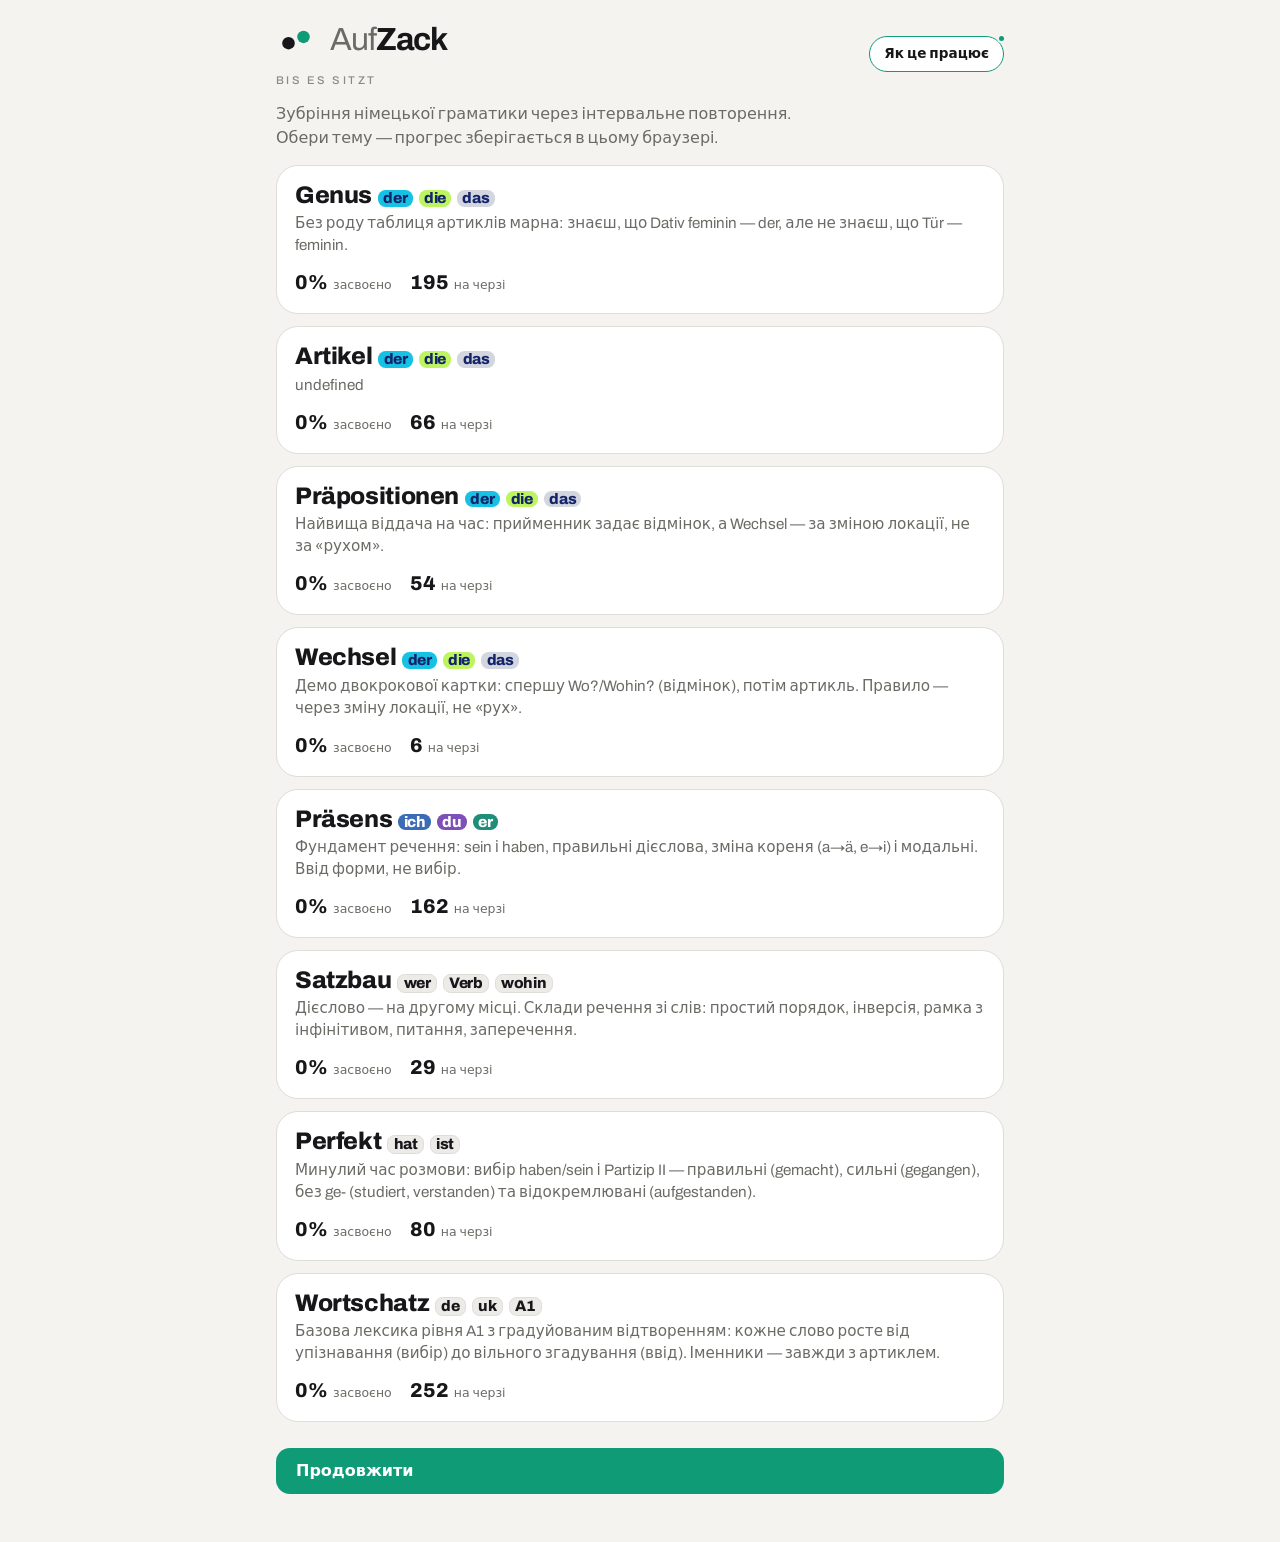
<file: index.html>
<!doctype html>
<html lang="uk">
<head>
<meta charset="utf-8">
<meta name="viewport" content="width=device-width, initial-scale=1">
<title>Auf Zack — граматичний тренажер</title>
<link rel="icon" type="image/svg+xml" href="favicon.svg">
<link rel="icon" type="image/png" sizes="32x32" href="favicon-32.png">
<link rel="icon" type="image/png" sizes="16x16" href="favicon-16.png">
<link rel="apple-touch-icon" href="apple-touch-icon.png">
<link rel="manifest" href="manifest.webmanifest">
<meta name="theme-color" media="(prefers-color-scheme: light)" content="#F4F3F0">
<meta name="theme-color" media="(prefers-color-scheme: dark)" content="#17171A">
<link rel="preconnect" href="https://fonts.googleapis.com">
<link rel="preconnect" href="https://fonts.gstatic.com" crossorigin>
<link href="https://fonts.googleapis.com/css2?family=Archivo:wght@400;500;600;700;800&display=swap" rel="stylesheet">
<link rel="stylesheet" href="css/app.css">
</head>
<body>
<div class="wrap">
  <header>
    <div>
      <div class="lockup">
        <svg class="mark" viewBox="0 0 64 64" width="40" height="40" aria-hidden="true">
          <circle cx="20" cy="37" r="10" fill="currentColor"/>
          <circle cx="44" cy="27" r="10" fill="var(--brand-accent)"/>
        </svg>
        <span class="wordmark"><span class="w-auf">Auf</span><span class="w-zack">Zack</span></span>
      </div>
      <div class="slogan">bis es sitzt</div>
    </div>
    <div class="head-actions" id="headActions"></div>
  </header>
  <p class="intro">Зубріння німецької граматики через інтервальне повторення. Обери тему — прогрес зберігається в цьому браузері.</p>
  <div class="topics" id="topics"></div>
</div>

<script type="module">
import { topics } from './js/topics/index.js';
import * as store from './js/engine/store.js';
import { mountHelp } from './js/ui/help.js';

mountHelp(document.getElementById('headActions'));

function topicStats(topic) {
  const data = store.getTopic(topic.id);
  const st = id => data.cards[id];
  const now = Date.now();
  const intro = topic.cards.filter(c => st(c.id));
  const total = topic.cards.length;
  const learned = intro.filter(c => st(c.id).b >= 3).length;
  const due = intro.filter(c => st(c.id).due <= now).length + topic.cards.filter(c => !st(c.id)).length;
  return { pct: Math.round(learned / total * 100), due };
}

const stats = topics.map(t => ({ topic: t, ...topicStats(t) }));
// «Продовжити» веде в тему з найбільшою чергою.
const best = stats.slice().sort((a, b) => b.due - a.due)[0];

const el = document.getElementById('topics');
el.innerHTML = stats.map(s => `
  <a class="topic-card" href="play.html?topic=${s.topic.id}" aria-label="${s.topic.title}">
    <h2 class="topic-logo">${s.topic.logo || s.topic.title}</h2>
    <p class="blurb">${s.topic.blurb || s.topic.subtitle}</p>
    <div class="topic-meta">
      <span class="m"><b>${s.pct}%</b><small>засвоєно</small></span>
      <span class="m"><b>${s.due}</b><small>на черзі</small></span>
    </div>
  </a>
`).join('');

if (best) {
  const cta = document.createElement('a');
  cta.className = 'cta';
  cta.href = `play.html?topic=${best.topic.id}`;
  cta.textContent = 'Продовжити';
  el.appendChild(cta);
}
</script>
</body>
</html>
</file>
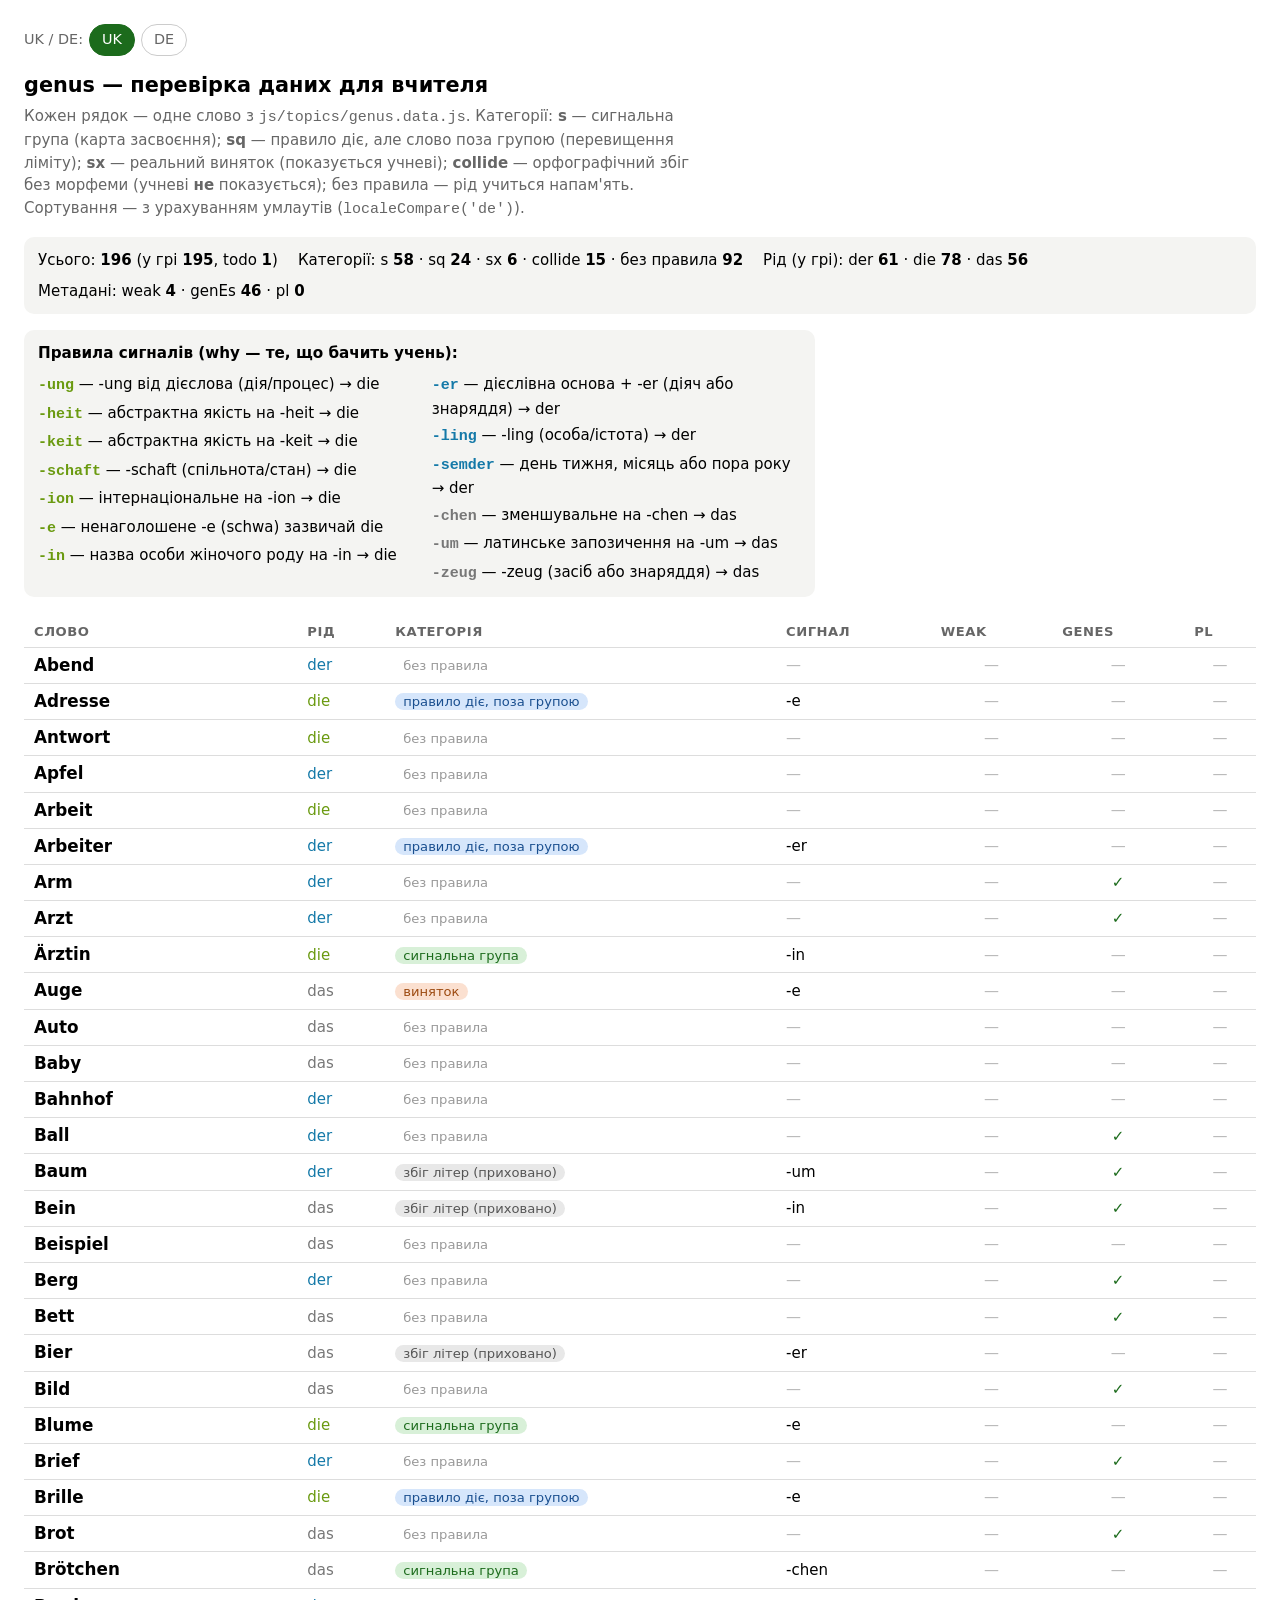
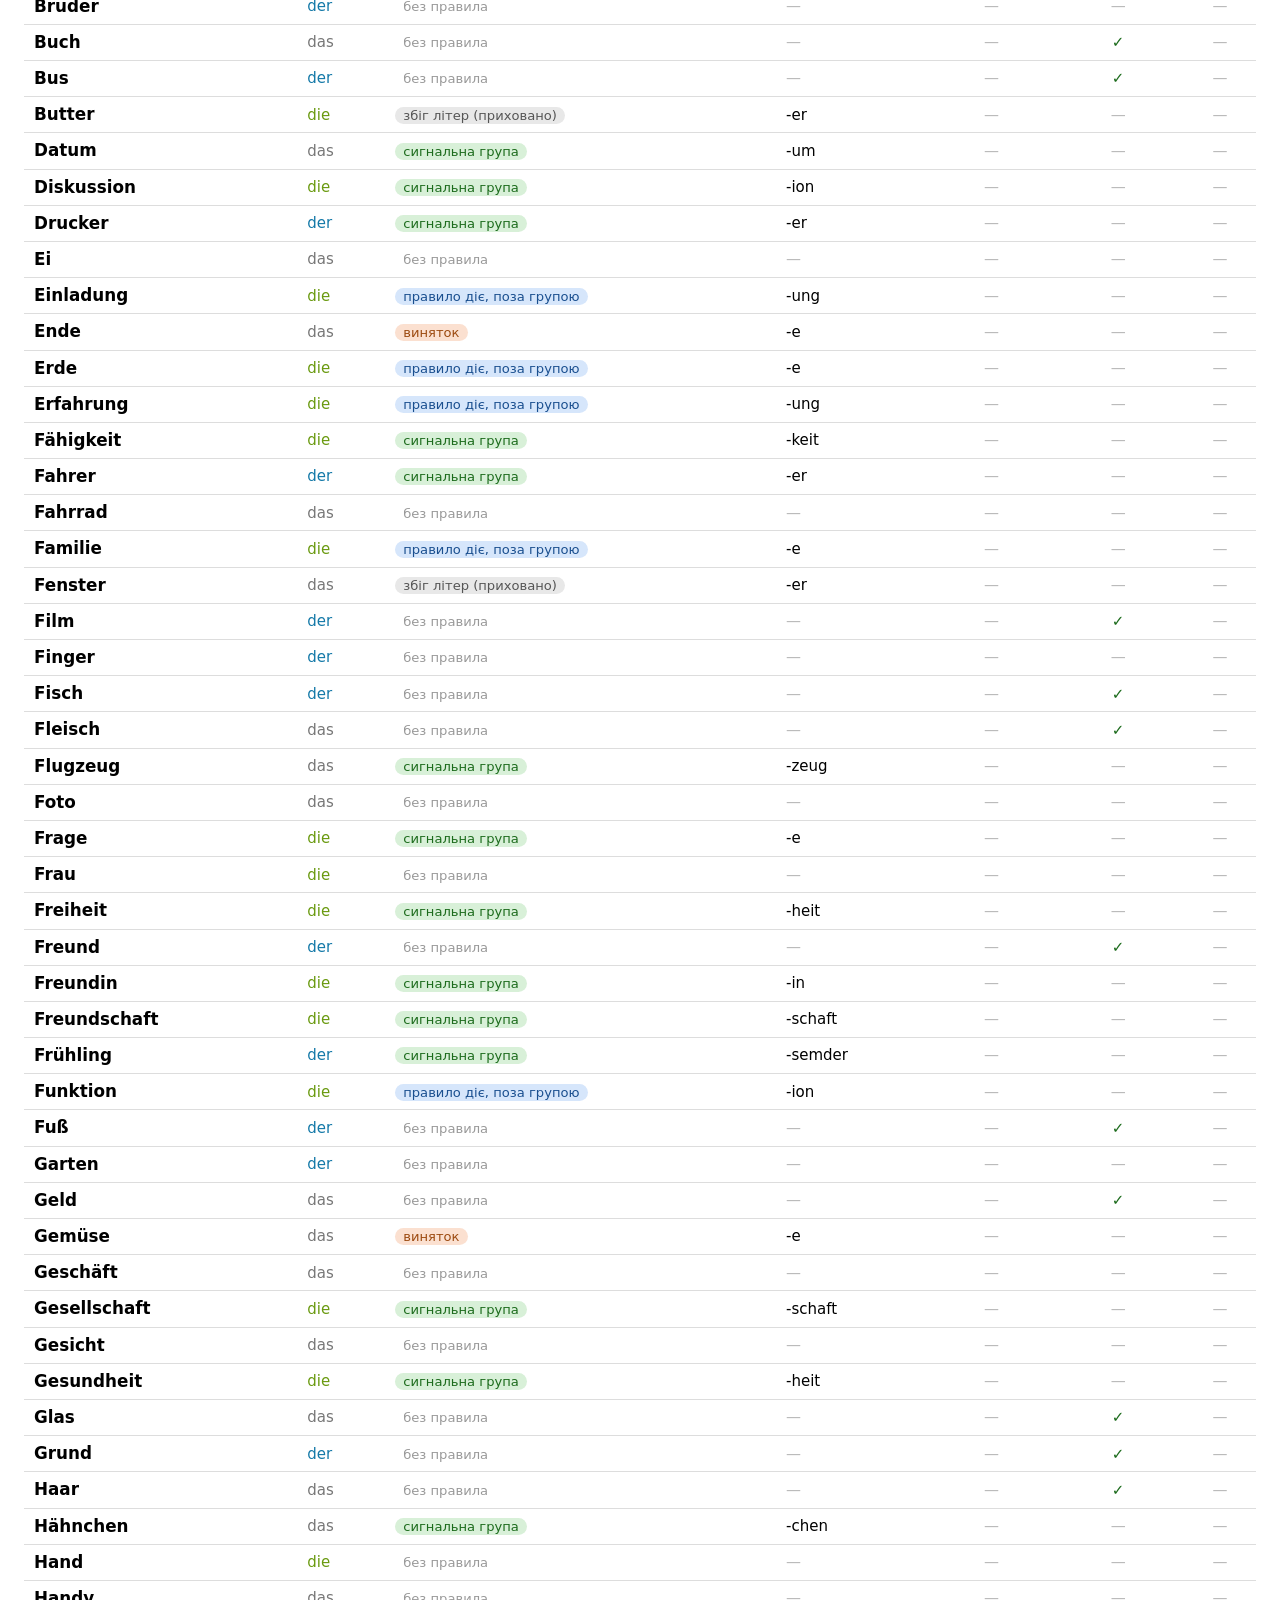
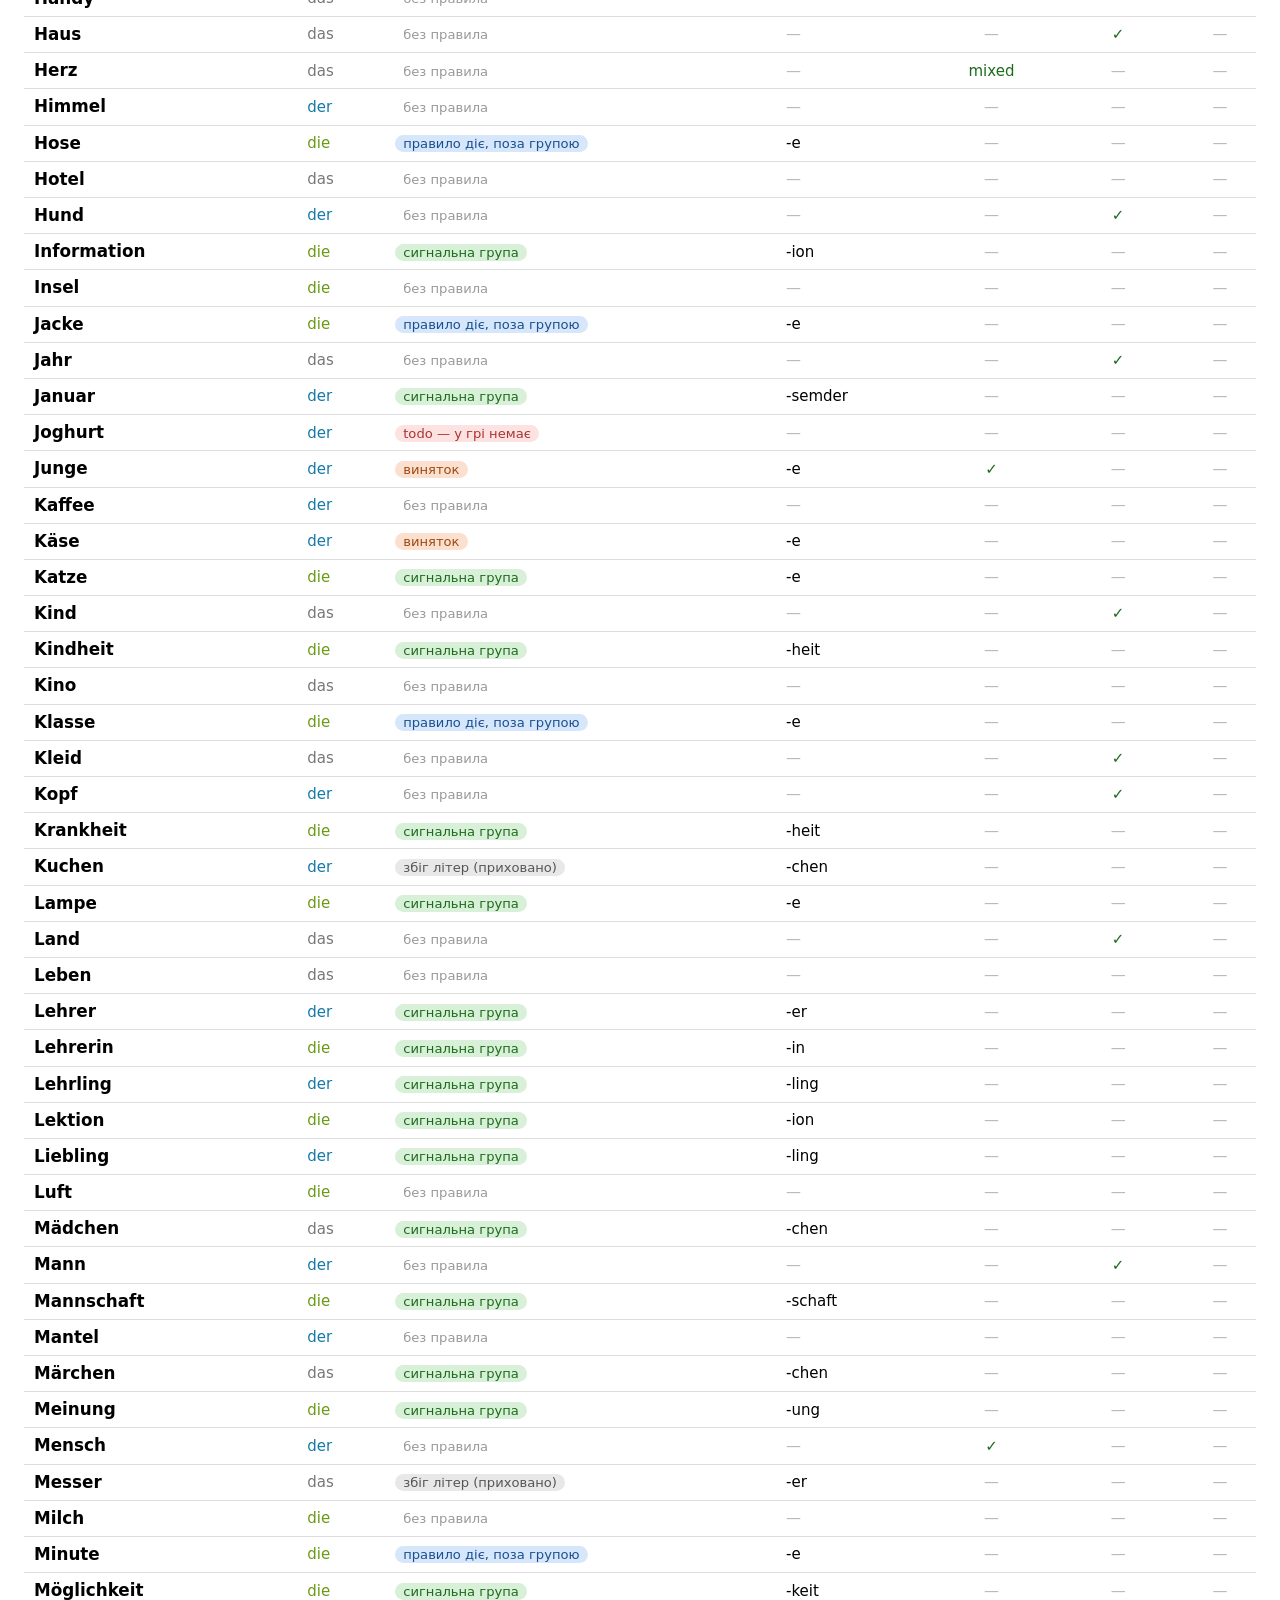
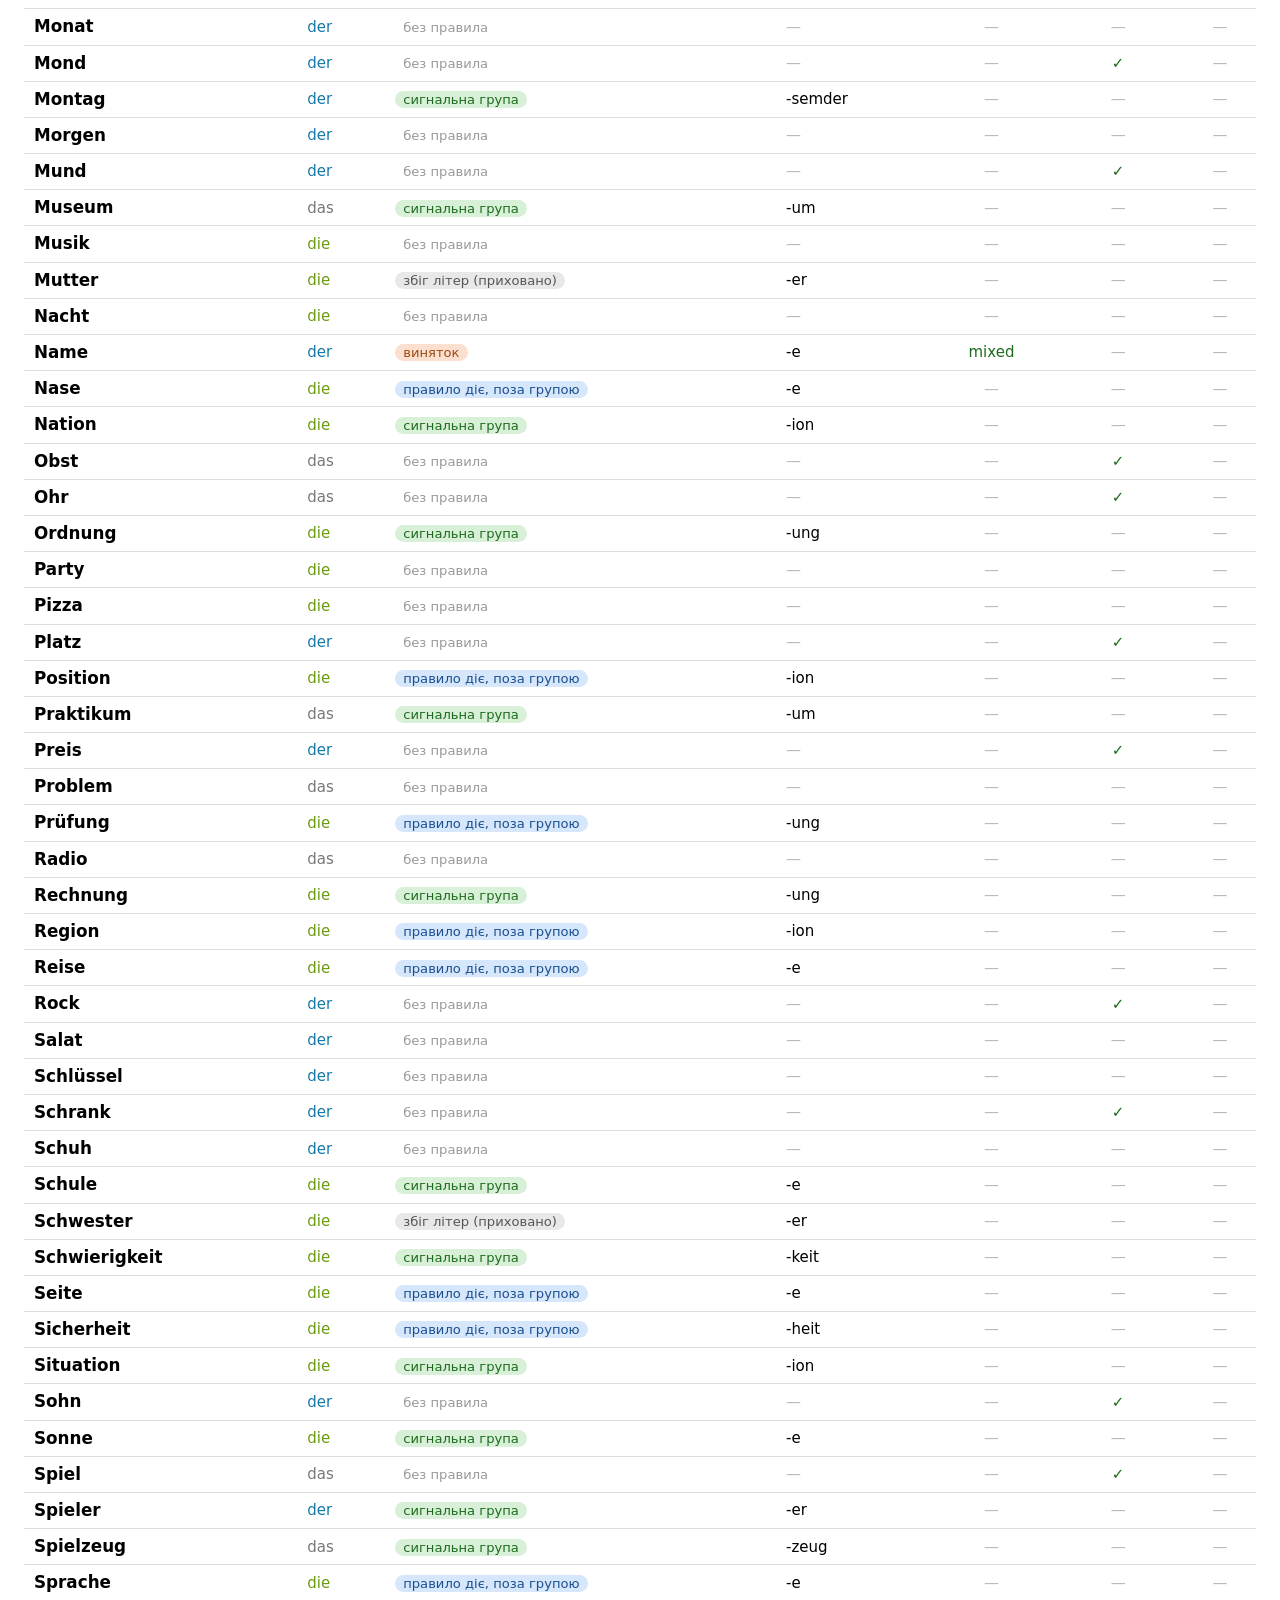
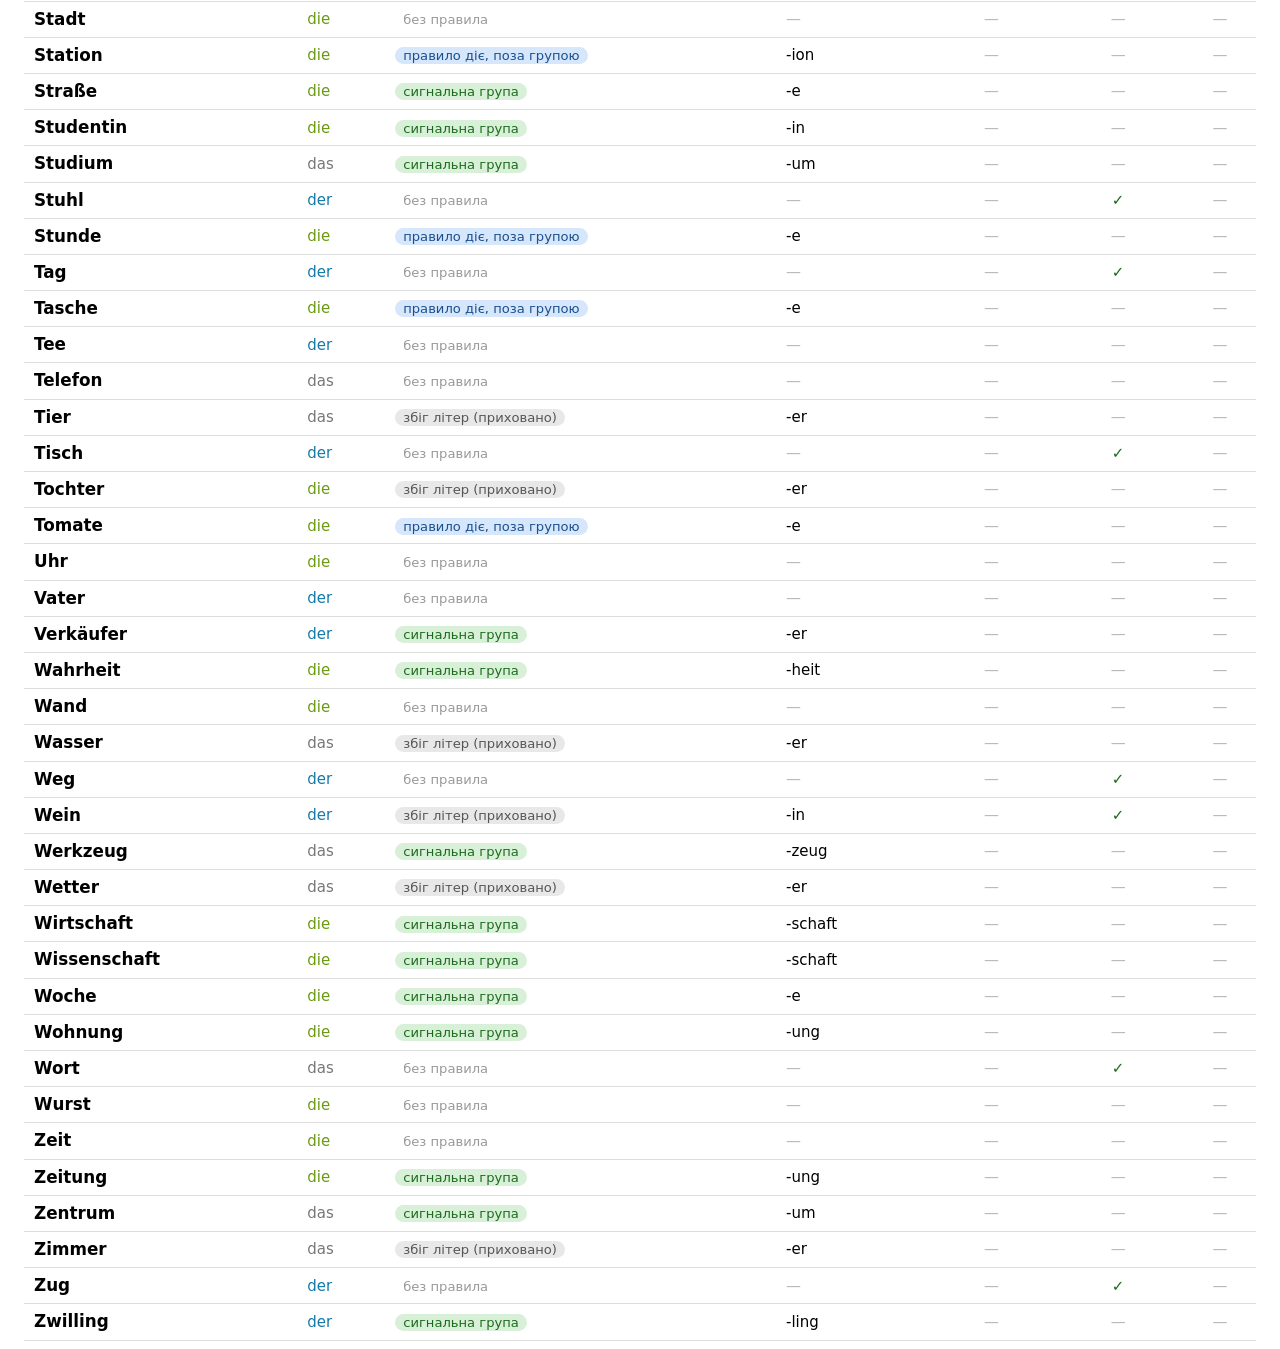
<file: genus-review.html>
<!doctype html>
<html lang="uk">
<head>
<meta charset="utf-8">
<meta name="viewport" content="width=device-width, initial-scale=1">
<title>genus — перевірка даних</title>
<style>
  :root { color-scheme: light dark; }
  body { font: 15px/1.5 system-ui, -apple-system, "Segoe UI", Roboto, sans-serif; margin: 0; padding: 24px; }
  h1 { font-size: 1.3rem; margin: 0 0 4px; }
  .note { color: #666; margin: 0 0 16px; max-width: 70ch; }
  .lang { display: flex; gap: 6px; align-items: center; margin: 0 0 14px; color: #666; font-size: .9rem; }
  .lang button { font: inherit; padding: 4px 12px; border: 1px solid #ccc; background: Canvas; border-radius: 999px; cursor: pointer; color: inherit; }
  .lang button[aria-pressed="true"] { background: #1c6b1c; border-color: #1c6b1c; color: #fff; }
  .summary { display: flex; flex-wrap: wrap; gap: 8px 20px; margin: 0 0 16px; padding: 12px 14px; background: #f4f4f2; border-radius: 10px; }
  .summary b { font-variant-numeric: tabular-nums; }
  .rules { margin: 0 0 20px; padding: 12px 14px; background: #f4f4f2; border-radius: 10px; max-width: 80ch; }
  .rules h2 { font-size: .95rem; margin: 0 0 8px; }
  .rules ul { margin: 0; padding-left: 0; list-style: none; columns: 2; column-gap: 24px; }
  .rules li { break-inside: avoid; margin: 0 0 4px; }
  .rules code { font-weight: 700; }
  @media (max-width: 620px) { .rules ul { columns: 1; } }
  @media (prefers-color-scheme: dark) {
    .summary, .rules { background: #222; } .note, .lang { color: #999; }
    .lang button { border-color: #444; }
  }
  table { border-collapse: collapse; width: 100%; font-variant-numeric: tabular-nums; }
  th, td { text-align: left; padding: 5px 10px; border-bottom: 1px solid #ddd; white-space: nowrap; }
  @media (prefers-color-scheme: dark) { th, td { border-color: #333; } }
  th { position: sticky; top: 0; background: Canvas; cursor: default; font-size: .82rem; text-transform: uppercase; letter-spacing: .04em; color: #666; }
  .w { font-weight: 700; font-size: 1.05rem; }
  .g-der { color: #1479a8; } .g-die { color: #6a9a10; } .g-das { color: #777; }
  .cat { font-size: .82rem; padding: 1px 8px; border-radius: 999px; }
  .cat-s   { background: #d8f0d8; color: #1c6b1c; }
  .cat-sq  { background: #d6e6fb; color: #1a4f8f; }
  .cat-sx  { background: #fbe0d0; color: #9c4a10; }
  .cat-coll{ background: #e8e8e8; color: #555; }
  .cat-none{ background: transparent; color: #999; }
  .cat-todo{ background: #fde2e2; color: #a33; }
  @media (prefers-color-scheme: dark) {
    .cat-s{background:#1f3a1f;color:#8fd68f} .cat-sq{background:#1c3350;color:#8fbdf0}
    .cat-sx{background:#4a2c12;color:#e0a878} .cat-coll{background:#333;color:#aaa} .cat-todo{background:#4a1f1f;color:#e59}
  }
  td.flag { text-align: center; color: #1c6b1c; }
  .muted { color: #bbb; }
</style>
</head>
<body>
<div class="lang" id="lang"></div>
<h1 id="title"></h1>
<p class="note" id="note"></p>

<div class="summary" id="summary"></div>
<div class="rules" id="rules"></div>
<table>
  <thead><tr id="head"></tr></thead>
  <tbody id="rows"></tbody>
</table>

<script type="module">
import data from './js/topics/genus.data.js';
import { SIGNAL_GENDER, SIGNAL_WHY } from './js/topics/genus.js';

// Переклад лише інтерфейсу (підписи, категорії, пояснення правил). Німецькі слова не чіпаємо.
const T = {
  uk: {
    htmlLang: 'uk',
    title: 'genus — перевірка даних для вчителя',
    note: `Кожен рядок — одне слово з <code>js/topics/genus.data.js</code>. Категорії: <b>s</b> — сигнальна група (карта засвоєння); <b>sq</b> — правило діє, але слово поза групою (перевищення ліміту); <b>sx</b> — реальний виняток (показується учневі); <b>collide</b> — орфографічний збіг без морфеми (учневі <b>не</b> показується); без правила — рід учиться напам'ять. Сортування — з урахуванням умлаутів (<code>localeCompare('de')</code>).`,
    cols: ['Слово', 'Рід', 'Категорія', 'Сигнал', 'weak', 'genEs', 'pl'],
    cat: { s: 'сигнальна група', sq: 'правило діє, поза групою', sx: 'виняток', collide: 'збіг літер (приховано)', none: 'без правила', todo: 'todo — у грі немає' },
    rulesHead: 'Правила сигналів (why — те, що бачить учень):',
    sumTotal: (n, m, k) => `Усього: <b>${n}</b> (у грі <b>${m}</b>, todo <b>${k}</b>)`,
    sumCats: c => `Категорії: s <b>${c.s || 0}</b> · sq <b>${c.sq || 0}</b> · sx <b>${c.sx || 0}</b> · collide <b>${c.collide || 0}</b> · без правила <b>${c.none || 0}</b>`,
    sumGender: g => `Рід (у грі): der <b>${g.der}</b> · die <b>${g.die}</b> · das <b>${g.das}</b>`,
    sumMeta: (w, e, p) => `Метадані: weak <b>${w}</b> · genEs <b>${e}</b> · pl <b>${p}</b>`
  },
  de: {
    htmlLang: 'de',
    title: 'genus — Datenprüfung für Lehrkräfte',
    note: `Jede Zeile ist ein Wort aus <code>js/topics/genus.data.js</code>. Kategorien: <b>s</b> — Signalgruppe (Lernkarte); <b>sq</b> — Regel gilt, aber Wort außerhalb der Gruppe (Limit überschritten); <b>sx</b> — echte Ausnahme (wird der lernenden Person gezeigt); <b>collide</b> — orthografischer Zufall ohne Morphem (wird <b>nicht</b> gezeigt); ohne Regel — Genus wird auswendig gelernt. Sortierung mit Umlauten (<code>localeCompare('de')</code>).`,
    cols: ['Wort', 'Genus', 'Kategorie', 'Signal', 'weak', 'genEs', 'pl'],
    cat: { s: 'Signalgruppe', sq: 'Regel gilt, außerhalb der Gruppe', sx: 'Ausnahme', collide: 'Buchstaben-Zufall (verborgen)', none: 'ohne Regel', todo: 'todo — nicht im Spiel' },
    rulesHead: 'Signalregeln (why — was die lernende Person sieht):',
    sumTotal: (n, m, k) => `Gesamt: <b>${n}</b> (im Spiel <b>${m}</b>, todo <b>${k}</b>)`,
    sumCats: c => `Kategorien: s <b>${c.s || 0}</b> · sq <b>${c.sq || 0}</b> · sx <b>${c.sx || 0}</b> · collide <b>${c.collide || 0}</b> · ohne Regel <b>${c.none || 0}</b>`,
    sumGender: g => `Genus (im Spiel): der <b>${g.der}</b> · die <b>${g.die}</b> · das <b>${g.das}</b>`,
    sumMeta: (w, e, p) => `Metadaten: weak <b>${w}</b> · genEs <b>${e}</b> · pl <b>${p}</b>`
  }
};

// Німецькі версії пояснень правил (why). Ключі — сигнали; uk-версія береться з SIGNAL_WHY.
const WHY_DE = {
  ung: '-ung von einem Verb (Handlung/Vorgang) → die',
  heit: 'abstrakte Eigenschaft auf -heit → die',
  keit: 'abstrakte Eigenschaft auf -keit → die',
  schaft: '-schaft (Gemeinschaft/Zustand) → die',
  ion: 'internationales Wort auf -ion → die',
  e: 'unbetontes -e (Schwa) meist die',
  in: 'weibliche Personenbezeichnung auf -in → die',
  er: 'Verbstamm + -er (handelnde Person oder Werkzeug) → der',
  ling: '-ling (Person/Lebewesen) → der',
  semder: 'Wochentag, Monat oder Jahreszeit → der',
  chen: 'Verkleinerung auf -chen → das',
  um: 'lateinisches Lehnwort auf -um → das',
  zeug: '-zeug (Mittel oder Werkzeug) → das'
};
const whyOf = (sig, lang) => (lang === 'de' ? WHY_DE : SIGNAL_WHY)[sig];

const CAT_CLS = { s: 'cat-s', sq: 'cat-sq', sx: 'cat-sx', collide: 'cat-coll', none: 'cat-none', todo: 'cat-todo' };
const catOf = d => d.todo ? 'todo' : d.s ? 's' : d.sq ? 'sq' : d.sx ? 'sx' : d.collide ? 'collide' : 'none';
const sigOf = d => d.s || d.sq || d.sx || d.collide || '';

// Сортування з урахуванням умлаутів (Ä біля A, а не між Rock і Salat).
const rows = [...data].sort((a, b) => a.w.localeCompare(b.w, 'de'));
const esc = s => String(s).replace(/[&<>]/g, c => ({ '&': '&amp;', '<': '&lt;', '>': '&gt;' }[c]));

// Підрахунки (не залежать від мови).
const count = fn => data.filter(fn).length;
const byCat = {};
for (const d of data) { const k = catOf(d); byCat[k] = (byCat[k] || 0) + 1; }
const byGender = { der: 0, die: 0, das: 0 };
for (const d of data) if (!d.todo) byGender[d.g]++;

function render(lang) {
  const t = T[lang];
  document.documentElement.lang = t.htmlLang;
  document.title = t.title;
  document.getElementById('title').textContent = t.title;
  document.getElementById('note').innerHTML = t.note;

  document.getElementById('head').innerHTML = t.cols.map(c => `<th>${c}</th>`).join('');

  document.getElementById('rows').innerHTML = rows.map(d => {
    const cat = catOf(d);
    const c = `<span class="cat ${CAT_CLS[cat]}">${t.cat[cat]}</span>`;
    return `<tr>
      <td class="w">${esc(d.w)}</td>
      <td class="g-${d.g}">${d.g}</td>
      <td>${c}</td>
      <td>${sigOf(d) ? '-' + esc(sigOf(d)) : '<span class="muted">—</span>'}</td>
      <td class="flag">${d.weak ? (d.weak === 'mixed' ? 'mixed' : '✓') : '<span class="muted">—</span>'}</td>
      <td class="flag">${d.genEs ? '✓' : '<span class="muted">—</span>'}</td>
      <td class="flag">${d.pl ? esc(d.pl) : '<span class="muted">—</span>'}</td>
    </tr>`;
  }).join('');

  document.getElementById('summary').innerHTML = [
    t.sumTotal(data.length, count(d => !d.todo), count(d => d.todo)),
    t.sumCats(byCat),
    t.sumGender(byGender),
    t.sumMeta(count(d => d.weak), count(d => d.genEs), count(d => d.pl))
  ].map(s => `<span>${s}</span>`).join('');

  document.getElementById('rules').innerHTML = `<h2>${t.rulesHead}</h2><ul>`
    + Object.keys(SIGNAL_WHY).map(sig =>
        `<li><code class="g-${SIGNAL_GENDER[sig]}">-${sig}</code> — ${esc(whyOf(sig, lang))}</li>`).join('')
    + '</ul>';

  document.querySelectorAll('#lang button').forEach(b => b.setAttribute('aria-pressed', b.dataset.l === lang));
}

// Мова — у параметрі адреси (?lang=de), щоб можна було дати посилання одразу німецькою.
function currentLang() { return new URLSearchParams(location.search).get('lang') === 'de' ? 'de' : 'uk'; }
function setLang(lang) {
  const u = new URL(location);
  u.searchParams.set('lang', lang);
  history.replaceState(null, '', u);
  render(lang);
}

document.getElementById('lang').innerHTML = `<span>UK / DE:</span>`
  + `<button type="button" data-l="uk">UK</button><button type="button" data-l="de">DE</button>`;
document.querySelectorAll('#lang button').forEach(b => b.addEventListener('click', () => setLang(b.dataset.l)));

render(currentLang());
</script>
</body>
</html>
</file>
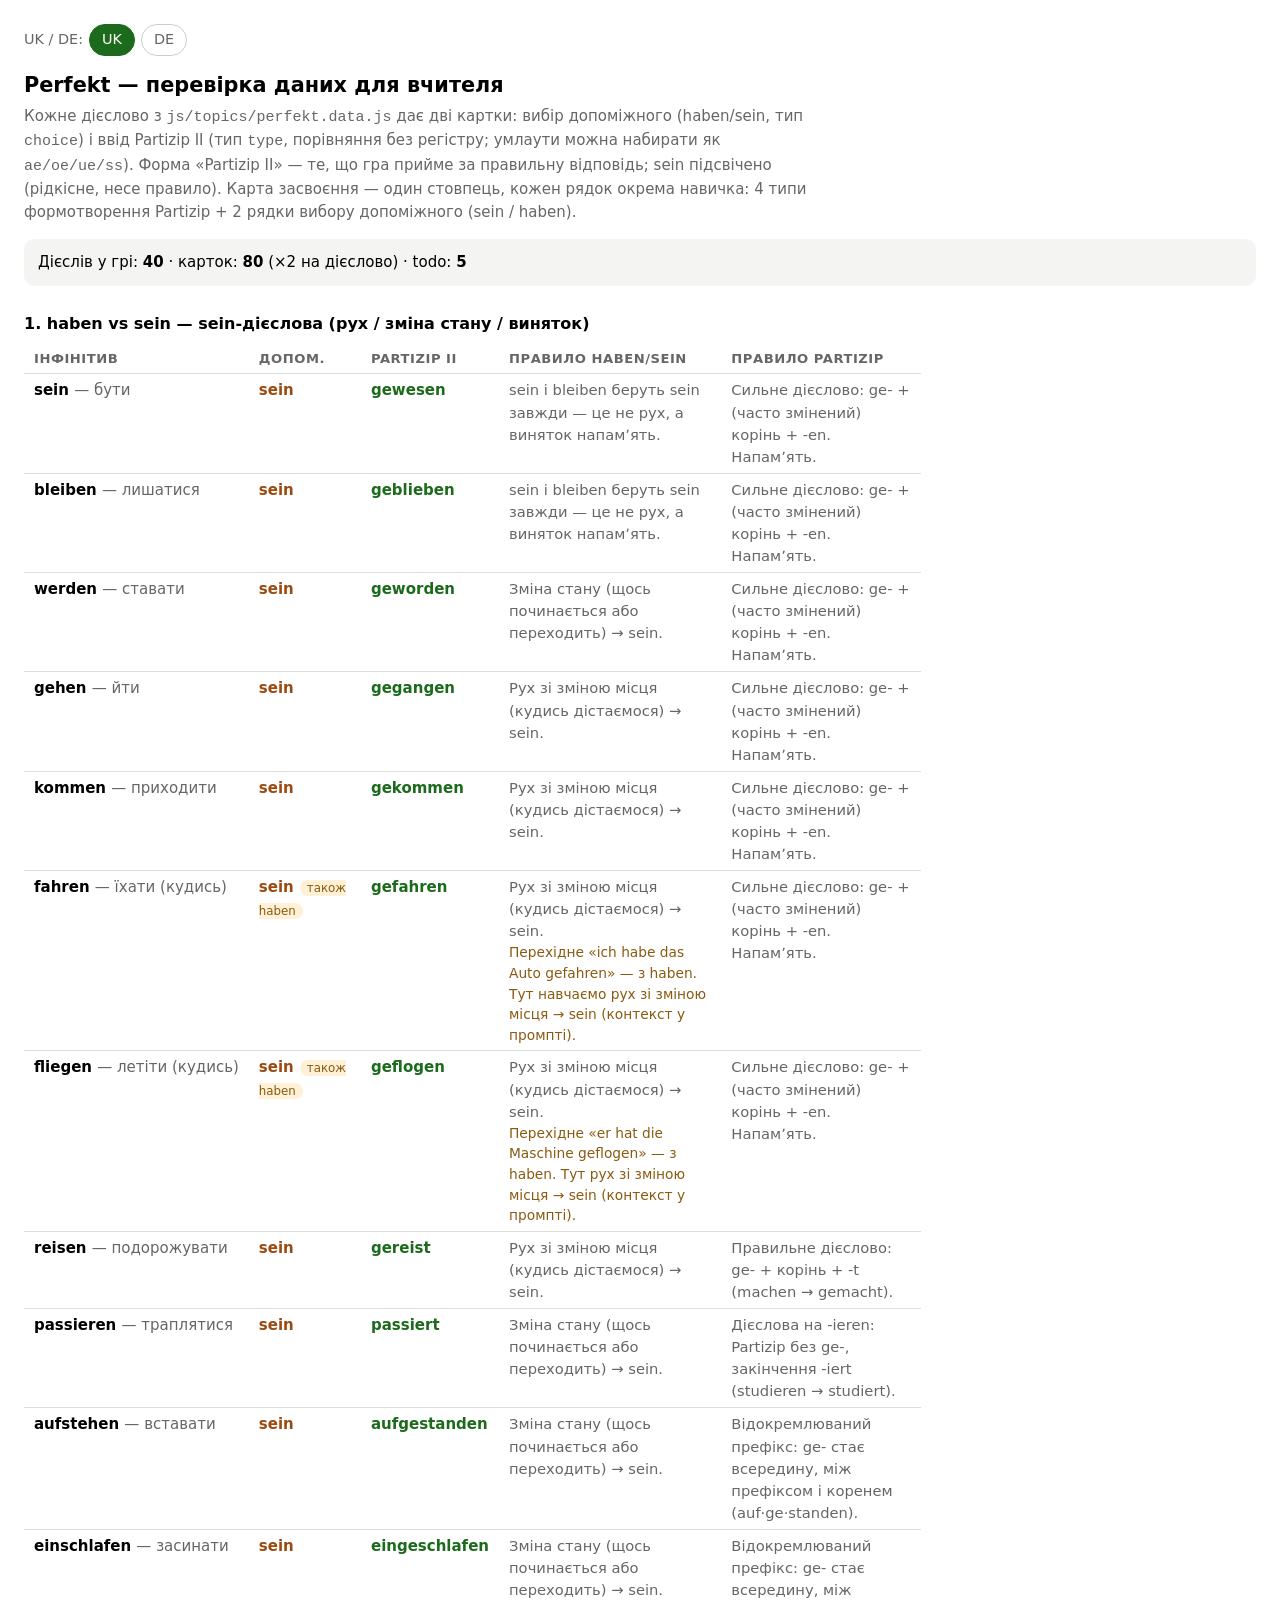
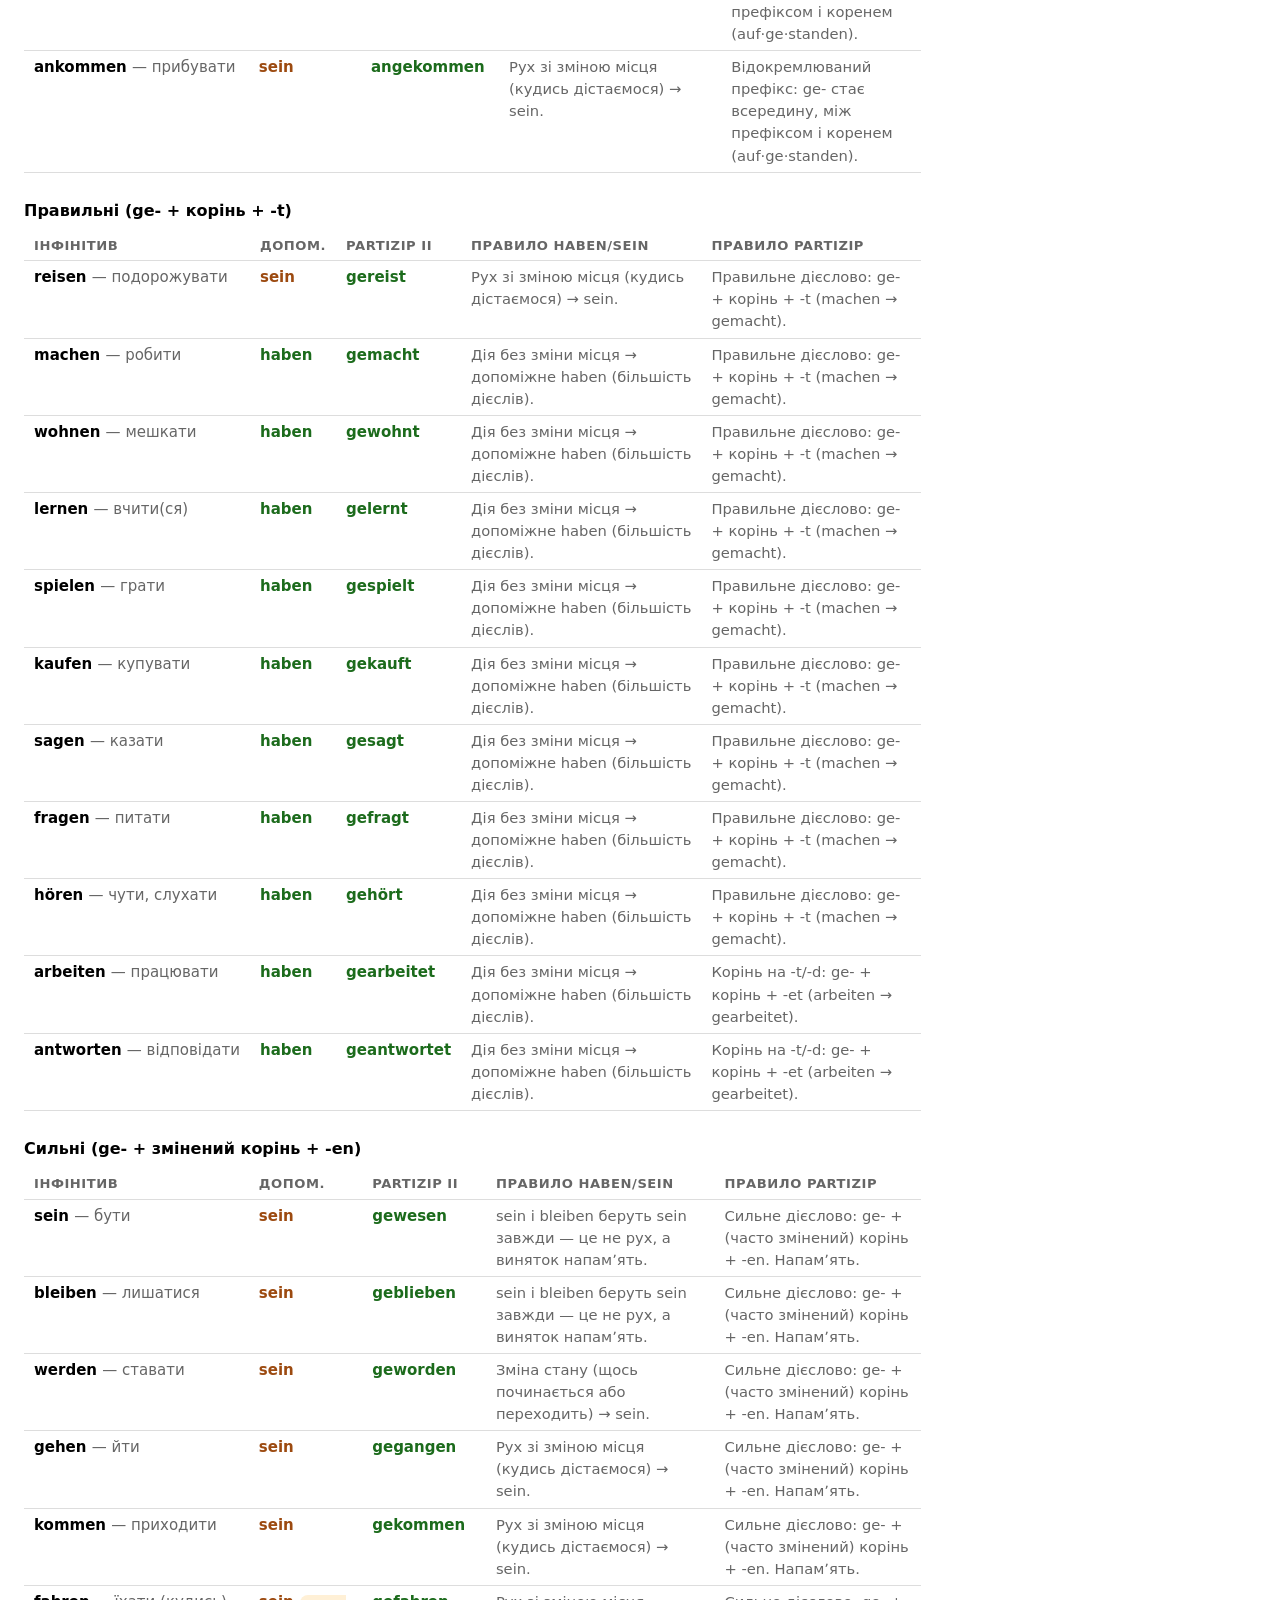
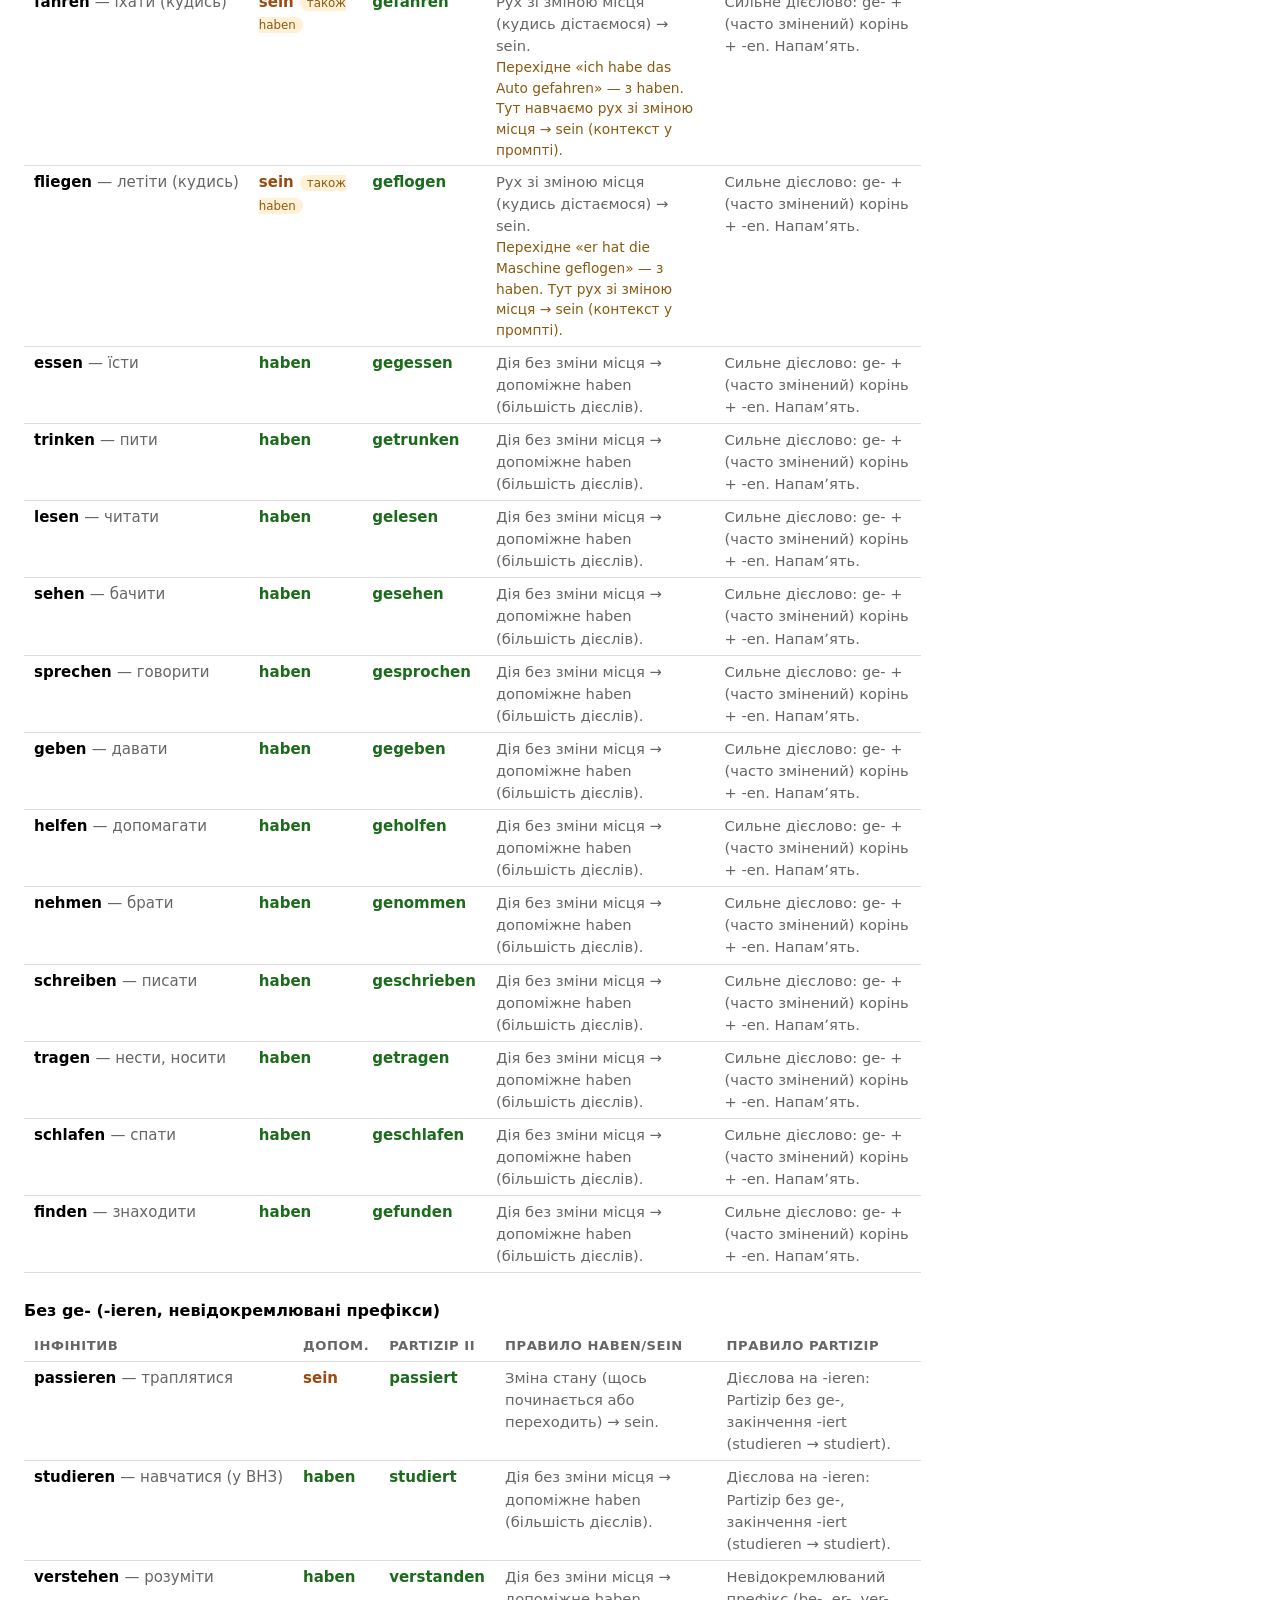
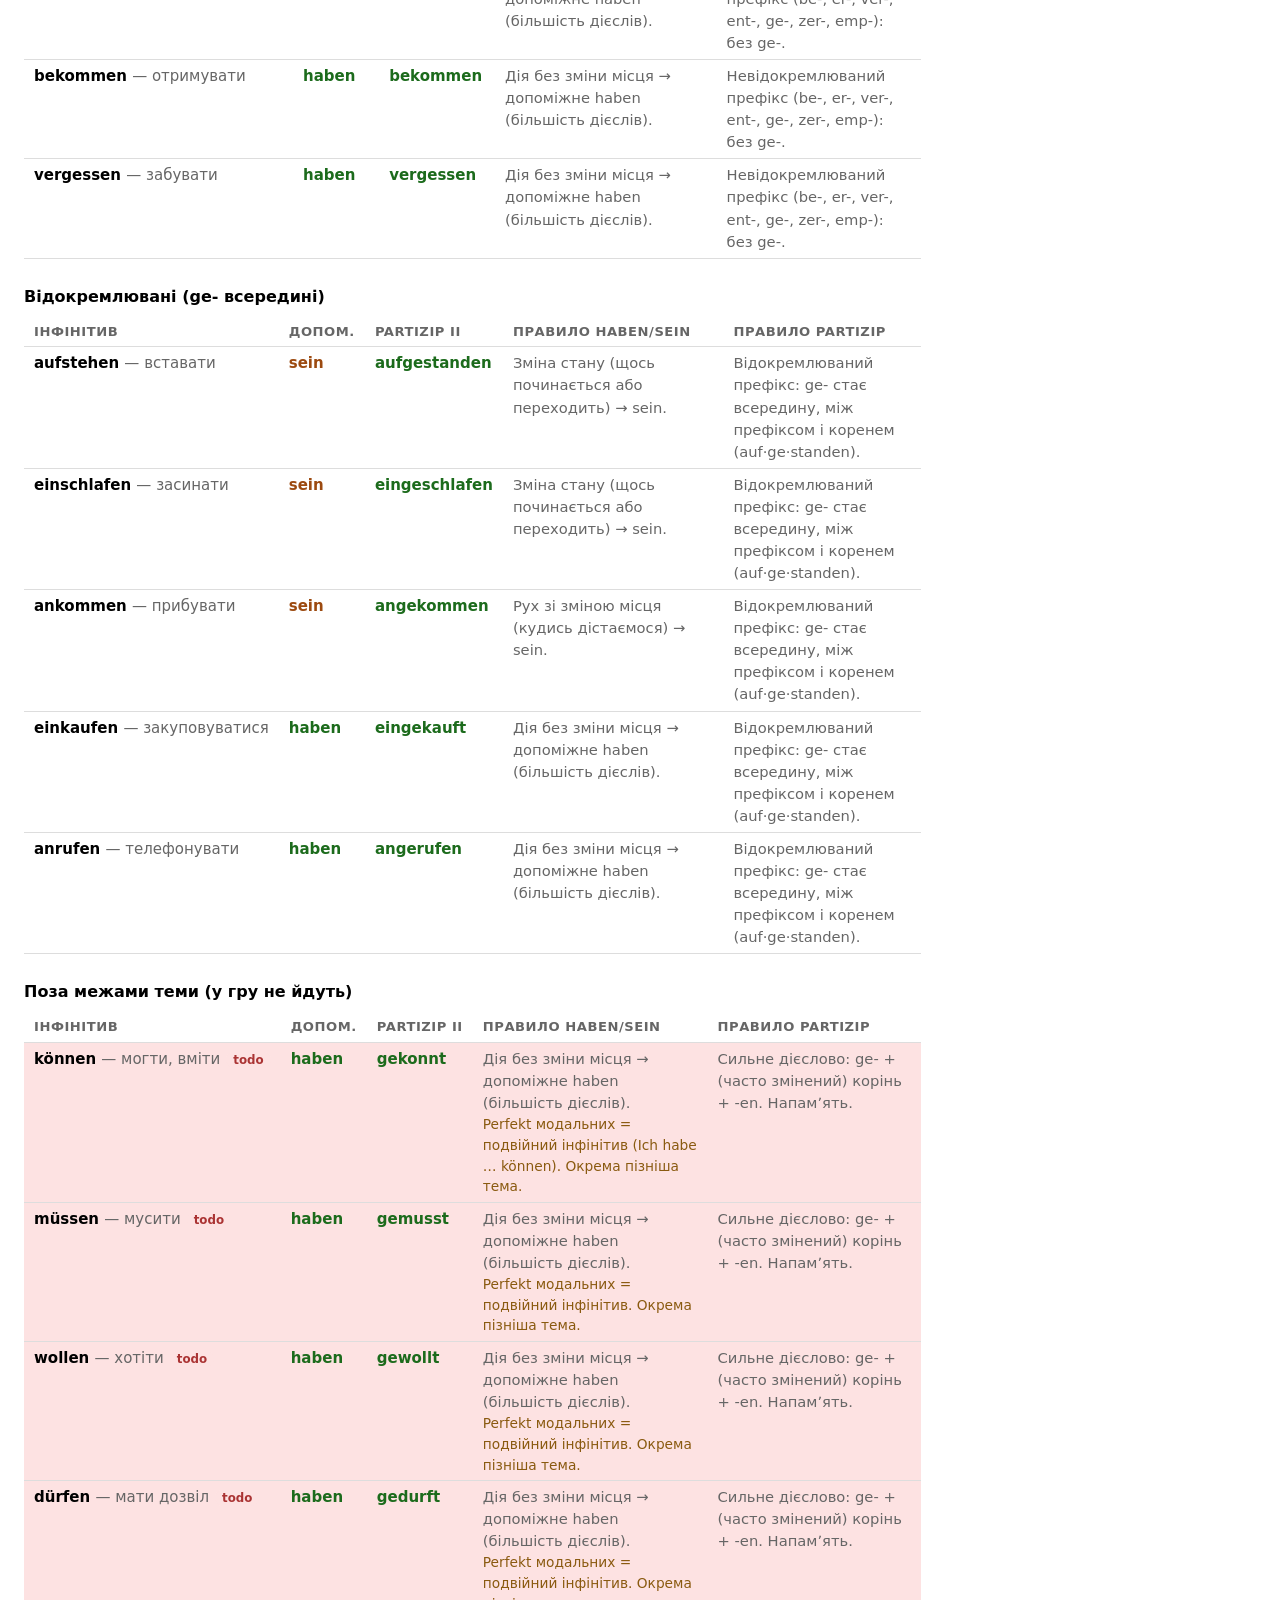
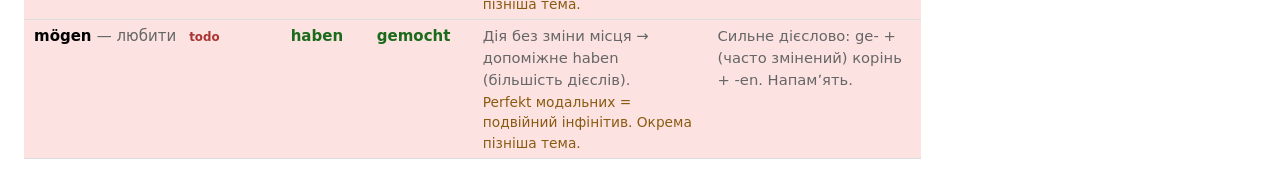
<file: perfekt-review.html>
<!doctype html>
<html lang="uk">
<head>
<meta charset="utf-8">
<meta name="viewport" content="width=device-width, initial-scale=1">
<title>Perfekt — перевірка даних</title>
<style>
  :root { color-scheme: light dark; }
  body { font: 15px/1.5 system-ui, -apple-system, "Segoe UI", Roboto, sans-serif; margin: 0; padding: 24px; }
  h1 { font-size: 1.3rem; margin: 0 0 4px; }
  h2 { font-size: 1rem; margin: 26px 0 8px; }
  .note { color: #666; margin: 0 0 16px; max-width: 82ch; }
  .lang { display: flex; gap: 6px; align-items: center; margin: 0 0 14px; color: #666; font-size: .9rem; }
  .lang button { font: inherit; padding: 4px 12px; border: 1px solid #ccc; background: Canvas; border-radius: 999px; cursor: pointer; color: inherit; }
  .lang button[aria-pressed="true"] { background: #1c6b1c; border-color: #1c6b1c; color: #fff; }
  .summary { display: flex; flex-wrap: wrap; gap: 8px 20px; margin: 0 0 8px; padding: 12px 14px; background: #f4f4f2; border-radius: 10px; }
  .summary b { font-variant-numeric: tabular-nums; }
  table { border-collapse: collapse; width: 100%; font-variant-numeric: tabular-nums; margin: 0 0 6px; max-width: 94ch; }
  th, td { text-align: left; padding: 5px 10px; border-bottom: 1px solid #ddd; vertical-align: top; }
  @media (prefers-color-scheme: dark) { th, td { border-color: #333; } .summary { background: #222; } .note, .lang { color: #999; } .lang button { border-color: #444; } }
  th { font-size: .82rem; text-transform: uppercase; letter-spacing: .04em; color: #666; white-space: nowrap; }
  .inf { font-weight: 600; white-space: nowrap; }
  .uk { color: #666; font-weight: 400; }
  .de b { color: #1c6b1c; }
  @media (prefers-color-scheme: dark) { .de b { color: #8fd68f; } }
  .aux-sein b { color: #9c4a10; }      /* sein — підсвічено (рідкісне, несе правило) */
  @media (prefers-color-scheme: dark) { .aux-sein b { color: #e0a060; } }
  .why { color: #666; max-width: 44ch; font-size: .92rem; }
  .todo td { background: #fde2e2; }
  @media (prefers-color-scheme: dark) { .todo td { background: #3a1f1f; } }
  .badge { font-size: .74rem; padding: 1px 7px; border-radius: 999px; background: #fde2e2; color: #a33; margin-left: 6px; }
  @media (prefers-color-scheme: dark) { .badge { background: #4a1f1f; color: #e59; } }
  .badge.dual { background: #fff0d6; color: #8a5a10; }
  @media (prefers-color-scheme: dark) { .badge.dual { background: #3a2f1a; color: #e0b060; } }
  .notetext { color: #8a5a10; font-size: .86rem; max-width: 44ch; }
  @media (prefers-color-scheme: dark) { .notetext { color: #e0b060; } }
</style>
</head>
<body>
<div class="lang" id="lang"></div>
<h1 id="title"></h1>
<p class="note" id="note"></p>
<div class="summary" id="summary"></div>
<div id="sections"></div>

<script type="module">
import { GROUPS, VERBS, auxWhyFor, ppWhyFor } from './js/topics/perfekt.data.js';

const esc = s => String(s).replace(/[&<>]/g, x => ({ '&': '&amp;', '<': '&lt;', '>': '&gt;' }[x]));

const T = {
  uk: {
    htmlLang: 'uk',
    title: 'Perfekt — перевірка даних для вчителя',
    note: `Кожне дієслово з <code>js/topics/perfekt.data.js</code> дає дві картки: вибір допоміжного (haben/sein, тип <code>choice</code>) і ввід Partizip II (тип <code>type</code>, порівняння без регістру; умлаути можна набирати як <code>ae/oe/ue/ss</code>). Форма «Partizip II» — те, що гра прийме за правильну відповідь; sein підсвічено (рідкісне, несе правило). Карта засвоєння — один стовпець, кожен рядок окрема навичка: 4 типи формотворення Partizip + 2 рядки вибору допоміжного (sein / haben).`,
    cols: { inf: 'Інфінітив', aux: 'Допом.', part: 'Partizip II', whyA: 'Правило haben/sein', whyP: 'Правило Partizip' },
    group: { reg: 'Правильні (ge- + корінь + -t)', strong: 'Сильні (ge- + змінений корінь + -en)', noge: 'Без ge- (-ieren, невідокремлювані префікси)', sep: 'Відокремлювані (ge- всередині)' },
    sein: '1. haben vs sein — sein-дієслова (рух / зміна стану / виняток)',
    todoTitle: 'Поза межами теми (у гру не йдуть)',
    sum: (verbs, cards, todo) => `Дієслів у грі: <b>${verbs}</b> · карток: <b>${cards}</b> (×2 на дієслово) · todo: <b>${todo}</b>`,
    dual: 'також haben'
  },
  de: {
    htmlLang: 'de',
    title: 'Perfekt — Datenprüfung für Lehrkräfte',
    note: `Jedes Verb aus <code>js/topics/perfekt.data.js</code> ergibt zwei Karten: Wahl des Hilfsverbs (haben/sein, Typ <code>choice</code>) und Eingabe des Partizip II (Typ <code>type</code>, ohne Groß-/Kleinschreibung; Umlaute auch als <code>ae/oe/ue/ss</code>). Die Form „Partizip II“ zeigt, was das Spiel akzeptiert; sein ist hervorgehoben (selten, trägt die Regel). Die Lernkarte: eine Spalte, jede Zeile eine eigene Fähigkeit: 4 Partizip-Bildungstypen + 2 Zeilen Hilfsverbwahl (sein / haben).`,
    cols: { inf: 'Infinitiv', aux: 'Hilfsverb', part: 'Partizip II', whyA: 'Regel haben/sein', whyP: 'Regel Partizip' },
    group: { reg: 'Regelmäßig (ge- + Stamm + -t)', strong: 'Stark (ge- + geänderter Stamm + -en)', noge: 'Ohne ge- (-ieren, untrennbare Präfixe)', sep: 'Trennbar (ge- in der Mitte)' },
    sein: '1. haben vs sein — sein-Verben (Bewegung / Zustandsänderung / Ausnahme)',
    todoTitle: 'Außerhalb des Themas (nicht im Spiel)',
    sum: (verbs, cards, todo) => `Verben im Spiel: <b>${verbs}</b> · Karten: <b>${cards}</b> (×2 pro Verb) · todo: <b>${todo}</b>`,
    dual: 'auch haben'
  }
};

function verbRow(v, t, lang) {
  const note = lang === 'de' ? v.noteDe : v.noteUk;
  const auxCls = v.aux === 'sein' ? 'de aux-sein' : 'de';
  const dualBadge = v.aux2 ? `<span class="badge dual">${t.dual}</span>` : '';
  const todoBadge = v.todo ? `<span class="badge">todo</span>` : '';
  return `<tr${v.todo ? ' class="todo"' : ''}>`
    + `<td class="inf">${esc(v.inf)} <span class="uk">— ${esc(v.uk)}</span>${todoBadge}</td>`
    + `<td class="${auxCls}"><b>${esc(v.aux)}</b>${dualBadge}</td>`
    + `<td class="de"><b>${esc(v.part)}</b></td>`
    + `<td class="why">${esc(auxWhyFor(v, lang))}${note ? `<div class="notetext">${esc(note)}</div>` : ''}</td>`
    + `<td class="why">${esc(ppWhyFor(v, lang))}</td>`
    + `</tr>`;
}

function table(verbs, t, lang) {
  const head = `<tr><th>${t.cols.inf}</th><th>${t.cols.aux}</th><th>${t.cols.part}</th><th>${t.cols.whyA}</th><th>${t.cols.whyP}</th></tr>`;
  return `<table><thead>${head}</thead><tbody>${verbs.map(v => verbRow(v, t, lang)).join('')}</tbody></table>`;
}

function render(lang) {
  const t = T[lang];
  document.documentElement.lang = t.htmlLang;
  document.title = t.title;
  document.getElementById('title').textContent = t.title;
  document.getElementById('note').innerHTML = t.note;

  const play = VERBS.filter(v => !v.todo);
  const todo = VERBS.filter(v => v.todo);
  document.getElementById('summary').innerHTML = `<span>${t.sum(play.length, play.length * 2, todo.length)}</span>`;

  const secs = [];
  // Блок 1 — sein-дієслова (вводяться першими, несуть правило вибору).
  const seinVerbs = play.filter(v => v.aux === 'sein');
  secs.push(`<h2>${t.sein}</h2>` + table(seinVerbs, t, lang));
  // Решта — за групами формотворення Partizip (усі дієслова групи, щоб було видно обидва допоміжні).
  GROUPS.forEach(g => {
    const vs = play.filter(v => v.group === g.k);
    if (!vs.length) return;
    secs.push(`<h2>${t.group[g.k]}</h2>` + table(vs, t, lang));
  });
  if (todo.length) secs.push(`<h2>${t.todoTitle}</h2>` + table(todo, t, lang));

  document.getElementById('sections').innerHTML = secs.join('');
  document.querySelectorAll('#lang button').forEach(b => b.setAttribute('aria-pressed', b.dataset.l === lang));
}

function currentLang() { return new URLSearchParams(location.search).get('lang') === 'de' ? 'de' : 'uk'; }
function setLang(lang) {
  const u = new URL(location);
  u.searchParams.set('lang', lang);
  history.replaceState(null, '', u);
  render(lang);
}
document.getElementById('lang').innerHTML = `<span>UK / DE:</span>`
  + `<button type="button" data-l="uk">UK</button><button type="button" data-l="de">DE</button>`;
document.querySelectorAll('#lang button').forEach(b => b.addEventListener('click', () => setLang(b.dataset.l)));
render(currentLang());
</script>
</body>
</html>
</file>
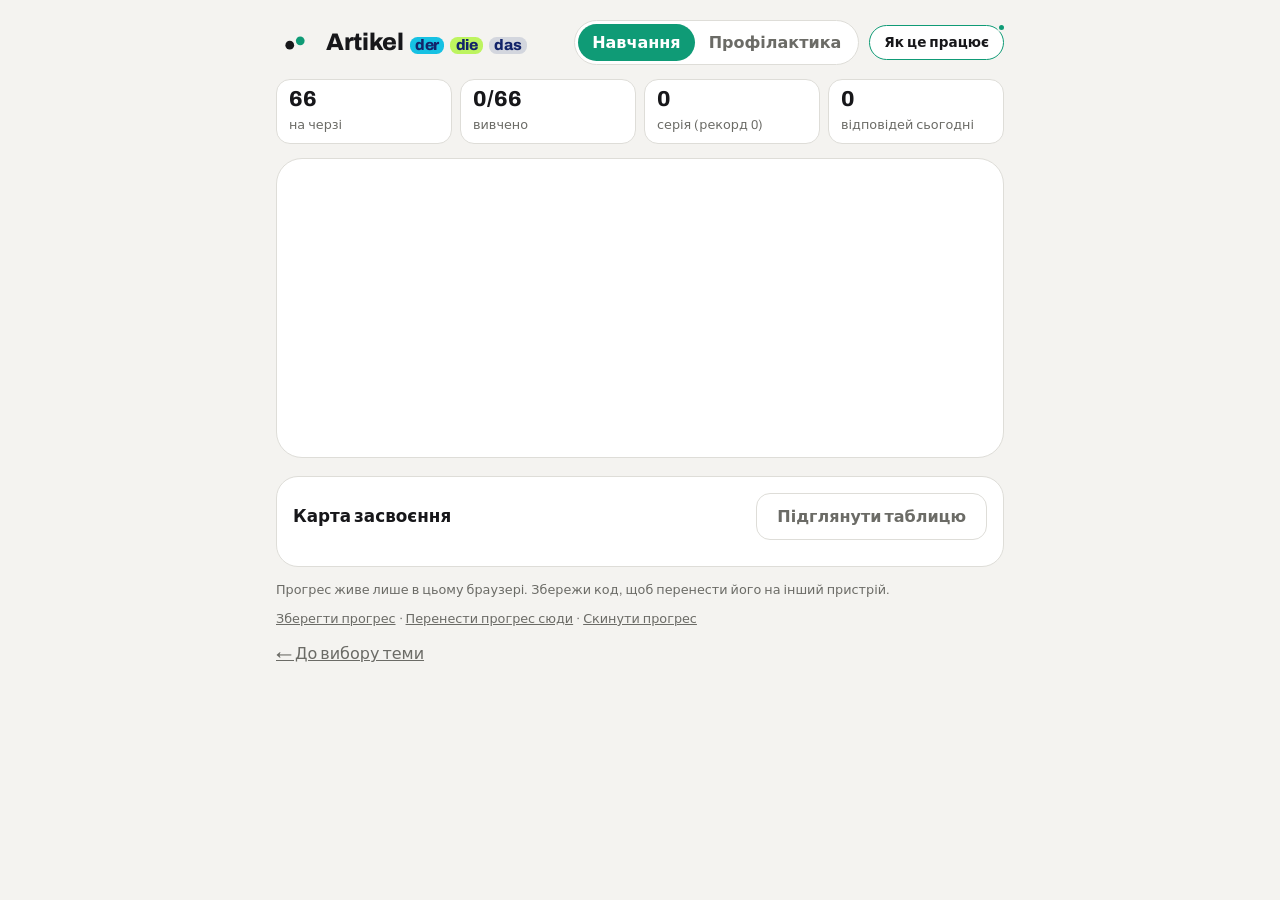
<file: play.html>
<!doctype html>
<html lang="uk">
<head>
<meta charset="utf-8">
<meta name="viewport" content="width=device-width, initial-scale=1">
<title>Auf Zack</title>
<link rel="icon" type="image/svg+xml" href="favicon.svg">
<link rel="icon" type="image/png" sizes="32x32" href="favicon-32.png">
<link rel="icon" type="image/png" sizes="16x16" href="favicon-16.png">
<link rel="apple-touch-icon" href="apple-touch-icon.png">
<link rel="manifest" href="manifest.webmanifest">
<meta name="theme-color" media="(prefers-color-scheme: light)" content="#F4F3F0">
<meta name="theme-color" media="(prefers-color-scheme: dark)" content="#17171A">
<link rel="preconnect" href="https://fonts.googleapis.com">
<link rel="preconnect" href="https://fonts.gstatic.com" crossorigin>
<link href="https://fonts.googleapis.com/css2?family=Archivo:wght@400;500;600;700;800&display=swap" rel="stylesheet">
<link rel="stylesheet" href="css/app.css">
</head>
<body>
<div class="wrap">
  <header>
    <div class="head-left">
      <a class="home-btn" href="index.html" aria-label="До вибору теми (Auf Zack)">
        <svg class="mark" viewBox="0 0 64 64" width="28" height="28" aria-hidden="true">
          <circle cx="20" cy="37" r="10" fill="currentColor"/>
          <circle cx="44" cy="27" r="10" fill="var(--brand-accent)"/>
        </svg>
      </a>
      <div class="topic-logo" id="topicLogo"></div>
    </div>
    <div class="head-right">
      <div class="modes" role="group" aria-label="Режим">
        <button id="mLearn" aria-pressed="true">Навчання</button>
        <button id="mDrill" aria-pressed="false">Профілактика</button>
      </div>
      <div class="head-actions" id="headActions"></div>
    </div>
  </header>

  <div class="stats">
    <div class="stat"><b id="sDue">0</b><small>на черзі</small></div>
    <div class="stat"><b id="sLearned">0/0</b><small>вивчено</small></div>
    <div class="stat"><b id="sStreak">0</b><small>серія (рекорд <span id="sBest">0</span>)</small></div>
    <div class="stat"><b id="sToday">0</b><small>відповідей сьогодні</small></div>
  </div>

  <div class="card" id="card" aria-live="polite"></div>
  <div class="peek-note" id="peekNote" hidden>Таблиця відкрита — ця відповідь не враховується.</div>

  <section class="map">
    <div class="map-top">
      <h2>Карта засвоєння</h2>
      <button class="btn ghost" id="peek">Підглянути таблицю</button>
    </div>
    <div class="heat" id="heat"></div>
    <div class="heat-ph" id="heatPh" hidden>Карта відкриється після відповіді — щоб не підглядати відповідь на поточне слово.</div>
  </section>

  <div class="nudge" id="saveNudge" hidden></div>

  <footer>
    <span id="sync">Прогрес живе лише в цьому браузері. Збережи код, щоб перенести його на інший пристрій.</span>
    <span>
      <button class="linkbtn" id="exportBtn">Зберегти прогрес</button>
      ·
      <button class="linkbtn" id="importBtn">Перенести прогрес сюди</button>
      ·
      <button class="linkbtn" id="reset">Скинути прогрес</button>
    </span>
  </footer>
  <div class="io-panel" id="ioPanel"></div>

  <p style="margin-top:14px"><a class="linkbtn" href="index.html">← До вибору теми</a></p>
</div>

<script type="module">
import { getTopic } from './js/topics/index.js';
import { createSession } from './js/engine/session.js';
import * as store from './js/engine/store.js';
import { renderCard, showChoiceFeedback, showGridFeedback, showTypeFeedback, showOrderFeedback, showWordFeedback, paintOrder, showTwoStepStep1, showTwoStepStep2, renderDone } from './js/ui/render.js';
import { FAST_STEP1, FAST, typeMatches, matchOrder } from './js/engine/srs.js';
import { renderHeat } from './js/ui/heat.js';
import { renderStats } from './js/ui/stats.js';
import { bindKeyboard } from './js/ui/keyboard.js';
import { mountHelp } from './js/ui/help.js';

mountHelp(document.getElementById('headActions'));

const params = new URLSearchParams(location.search);
const topic = getTopic(params.get('topic') || 'artikel');
if (!topic) {
  document.querySelector('.wrap').innerHTML = '<p>Тему не знайдено.</p><p><a href="index.html">До вибору теми</a></p>';
  throw new Error('topic not found');
}

const session = createSession(topic);

// Лого теми в шапці (з її матеріалу); Auf Zack — лише кнопка повернення в хаб.
document.getElementById('topicLogo').innerHTML = topic.logo || topic.title;
document.title = `Auf Zack — ${topic.title}`;

const cardEl = document.getElementById('card');
const heatEl = document.getElementById('heat');
const statEls = {
  due: document.getElementById('sDue'),
  learned: document.getElementById('sLearned'),
  streak: document.getElementById('sStreak'),
  best: document.getElementById('sBest'),
  today: document.getElementById('sToday')
};

let peek = false, autoT = null, sel = new Set(), ts = null; // ts — стан двокрокової картки
let order = null; // order — транзієнтний стан конструктора { placed, bank } (масиви {id,text})
let wordView = null; // wordView — поточний вигляд слова-картки (mode/options) для клавіатури

// Поточна сходинка слова-картки (зі стану; нова картка — 0).
function stepOf(card) { const s = session.stateOf(card.id); return (s && s.step) || 0; }
// Чи поточна картка вводиться текстом (type, або слово на сходинці 2) — для клавіатури.
function isTextEntry() {
  const cur = session.cur; if (!cur) return false;
  const c = cur.card;
  if (c.type === 'type') return true;
  if (c.type === 'word') return stepOf(c) === 2;
  return false;
}

// Фішер-Єйтс: перемішати розсип слів (детермінованість тут не потрібна).
function shuffle(a) { for (let i = a.length - 1; i > 0; i--) { const j = Math.floor(Math.random() * (i + 1)); [a[i], a[j]] = [a[j], a[i]]; } return a; }

function refresh() {
  renderStats(statEls, topic, session.data);
  renderHeat(heatEl, topic, session.data.cards, peek);
  updateMapVisibility();
}

// Карта засвоєння показує прогрес у клітинці, позиція якої в деяких темах і є відповіддю
// (genus: колонка = рід; perfekt: рядок = haben/sein). Тож поки картка БЕЗ відповіді — ховаємо
// сітку (лишаємо заголовок і кнопку peek на місці, щоб сторінка не стрибала). Карта показується
// у фідбеку (після відповіді), на екрані «Готово» (немає поточної картки) і коли свідомо
// натиснули «Підглянути таблицю» — а це вже рахується як підглядання (картка не зараховується).
function updateMapVisibility() {
  const show = session.answered || !session.cur || peek;
  document.getElementById('heat').hidden = !show;
  document.getElementById('heatPh').hidden = show;
}

// Позначка біля картки: показуємо, поки стоїть прапорець підглядання (зберігається
// й після закриття таблиці — до переходу на наступну картку).
function updatePeekNote() {
  document.getElementById('peekNote').hidden = !session.peeked;
}

// Додати у фідбек рядок «не зараховано», коли відповідь була під підгляданням.
function markFbNotCounted() {
  if (!session.peeked) return;
  const fb = document.getElementById('fb');
  if (fb) fb.insertAdjacentHTML('afterbegin', '<div class="fb-note">Не зараховано: таблиця була відкрита.</div>');
}

function advance() {
  clearTimeout(autoT);
  sel = new Set();
  cardEl.classList.remove('flash-ok', 'flash-bad');
  const cur = session.next();
  // Якщо таблиця лишилась відкритою — нова картка теж одразу «під підгляданням».
  if (cur && peek) session.markPeeked();
  updatePeekNote();
  updateMapVisibility();   // нова картка без відповіді — ховаємо сітку (лишаємо заголовок+кнопку)
  if (!cur) { renderDone(cardEl, session.data, topic.cards.length, () => setMode('drill')); return; }
  ts = cur.card.type === 'twostep' ? { phase: 'step1' } : null;
  wordView = null;
  // Конструктор: створюємо екземпляри слів (id+text) з банку картки, перемішуємо; усі в розсипі.
  order = cur.card.type === 'order'
    ? { placed: [], bank: shuffle(cur.card.bank.map((text, i) => ({ id: String(i), text }))) }
    : null;
  renderCard(cardEl, topic, cur, session.stateOf(cur.card.id), {
    onChoose,
    onToggleCell: (k, el) => {
      if (session.answered) return;
      if (sel.has(k)) { sel.delete(k); el.setAttribute('aria-pressed', 'false'); }
      else { sel.add(k); el.setAttribute('aria-pressed', 'true'); }
    },
    getOrder: () => order,
    onPlace: id => moveWord(id, order.bank, order.placed),
    onUnplace: id => moveWord(id, order.placed, order.bank),
    onWordView: v => { wordView = v; },
    onDunno: wordDunno,
    onCheck: check
  });
}

// Перенести слово між розсипом і рядком (конструктор). Після відповіді — заблоковано.
function moveWord(id, from, to) {
  if (session.answered || !order) return;
  const i = from.findIndex(w => w.id === id);
  if (i < 0) return;
  to.push(from.splice(i, 1)[0]);
  paintOrder(cardEl, order, { getOrder: () => order, onPlace: id => moveWord(id, order.bank, order.placed), onUnplace: id => moveWord(id, order.placed, order.bank) });
}

// Перевірка відповіді для карток без вибору: grid (клітинки), type (ввід форми), order (порядок).
function check() {
  const cur = session.cur;
  if (session.answered || !cur) return;
  if (cur.card.type === 'grid') return checkRev();
  if (cur.card.type === 'type') return checkType();
  if (cur.card.type === 'order') return checkOrder();
  if (cur.card.type === 'word') return checkWord();
}

// Картка order: порівняння порядку складених слів з усіма допустимими варіантами (srs.matchOrder).
function checkOrder() {
  const cur = session.cur;
  if (session.answered || !cur || !order || !order.placed.length) return;
  const c = cur.card;
  const ms = Date.now() - session.shownAt;
  const res = matchOrder(order.placed.map(w => w.text), c.solutions);
  const fast = session.answer(c, res.ok, ms);
  refresh();
  if (!session.peeked) afterAnswer();
  showOrderFeedback(cardEl, topic, c, ms, fast, res, advance);
  markFbNotCounted();
  if (res.ok && res.good) autoT = setTimeout(advance, fast ? 900 : 1600);
}

// Роутер вибору: двокрокова картка й слово-картка йдуть своїм шляхом, решта — звичайним choose.
function onChoose(a) {
  const cur = session.cur;
  if (!cur) return;
  if (cur.card.type === 'twostep') return twoStepChoose(a);
  if (cur.card.type === 'word') return wordChoose(a);
  return choose(a);
}

// Слово-картка, вибір (сходинки 0/1): порівняння з правильною відповіддю для сходинки.
function wordChoose(a) {
  const cur = session.cur;
  if (session.answered || !cur) return;
  const c = cur.card;
  const step = stepOf(c);
  const ms = Date.now() - session.shownAt;
  const ok = a === topic.answerFor(c, step);
  const r = session.answerWord(c, { ok, ms });
  refresh();
  if (!session.peeked) afterAnswer();
  showWordFeedback(cardEl, topic, c, step, { ok: r.ok, articleOnly: false, dunno: false }, a, ms, r.fast, advance);
  markFbNotCounted();
  if (r.ok) autoT = setTimeout(advance, r.fast ? 750 : 1500);
}

// Слово-картка, ввід (сходинка 2): checkInput розрізняє «інше слово» і «бракує артикля».
function checkWord() {
  const cur = session.cur;
  if (session.answered || !cur) return;
  const c = cur.card;
  const step = stepOf(c);
  if (step !== 2) return;            // сходинки 0/1 — вибір, не ввід
  const inp = document.getElementById('typeInput');
  const val = inp ? inp.value : '';
  const ms = Date.now() - session.shownAt;
  const { ok, articleOnly } = topic.checkInput(c, val);
  const r = session.answerWord(c, { ok, ms, articleOnly });
  refresh();
  if (!session.peeked) afterAnswer();
  showWordFeedback(cardEl, topic, c, step, { ok: r.ok, articleOnly: r.articleOnly, dunno: false }, val, ms, r.fast, advance);
  markFbNotCounted();
  if (r.ok) autoT = setTimeout(advance, r.fast ? 750 : 1500);
}

// Кнопка «Не знаю»: показуємо повну відповідь, скидаємо картку, без автопереходу (хай прочитає).
function wordDunno() {
  const cur = session.cur;
  if (session.answered || !cur) return;
  const c = cur.card;
  const step = stepOf(c);
  const ms = Date.now() - session.shownAt;
  session.dontKnow(c);
  refresh();
  if (!session.peeked) afterAnswer();
  showWordFeedback(cardEl, topic, c, step, { ok: false, articleOnly: false, dunno: true }, null, ms, false, advance);
  markFbNotCounted();
}

function choose(a) {
  const cur = session.cur;
  if (session.answered || !cur) return;
  const c = cur.card;
  const ms = Date.now() - session.shownAt;
  const ok = a === c.answer;
  const fast = session.answer(c, ok, ms);
  refresh();
  if (!session.peeked) afterAnswer();
  showChoiceFeedback(cardEl, topic, c, a, ms, fast, ok, advance);
  markFbNotCounted();
  if (ok) autoT = setTimeout(advance, fast ? 750 : 1500);
}

// Двокрокова картка: крок 1 (Wo?/Wohin?) → правило, потім крок 2 (артикль) → таблиця.
// Час кроків рахується окремо. Оцінюємо картку як ціле лише після кроку 2.
function twoStepChoose(a) {
  const cur = session.cur;
  if (!cur || !ts || session.answered) return;
  const c = cur.card;
  if (ts.phase === 'step1') {
    const ms1 = Date.now() - session.shownAt;
    ts.ok1 = a === c.step1.answer;
    ts.ms1 = ms1;
    ts.step2At = Date.now();
    ts.phase = 'step2';
    showTwoStepStep1(cardEl, topic, c, a, ms1, ms1 <= FAST_STEP1, ts.ok1, twoStepChoose);
  } else if (ts.phase === 'step2') {
    const ms2 = Date.now() - ts.step2At;
    const ok2 = a === c.answer;
    ts.phase = 'done';
    const res = session.answerTwoStep(c, { ok1: ts.ok1, ms1: ts.ms1, ok2, ms2 });
    refresh();
    if (!session.peeked) afterAnswer();
    showTwoStepStep2(cardEl, topic, c, a, ms2, res.fast2, ok2, res.ok, advance);
    markFbNotCounted();
    if (res.ok) autoT = setTimeout(advance, res.fast ? 750 : 1500);
  }
}

// Картка type: порівняння через typeMatches (без регістру, умлаути як ae/oe/ue/ss —
// але лише там, де в правильній формі справді є умлаут; див. srs.normType).
function checkType() {
  const cur = session.cur;
  if (session.answered || !cur) return;
  const c = cur.card;
  const inp = document.getElementById('typeInput');
  const val = inp ? inp.value : '';
  const ms = Date.now() - session.shownAt;
  const ok = typeMatches(val, c.answer);
  const fast = session.answer(c, ok, ms);
  refresh();
  if (!session.peeked) afterAnswer();
  showTypeFeedback(cardEl, topic, c, val, ms, fast, ok, advance);
  markFbNotCounted();
  if (ok) autoT = setTimeout(advance, fast ? 750 : 1500);
}

function checkRev() {
  const cur = session.cur;
  if (session.answered || !cur) return;
  const c = cur.card;
  const ms = Date.now() - session.shownAt;
  const want = new Set(c.cells);
  const ok = want.size === sel.size && [...want].every(k => sel.has(k));
  const fast = session.answer(c, ok, ms);
  refresh();
  if (!session.peeked) afterAnswer();
  showGridFeedback(cardEl, topic, c, sel, ms, fast, ok, advance);
  markFbNotCounted();
  if (ok) autoT = setTimeout(advance, fast ? 900 : 1600);
}

// Порахувати відповідь для нагадування «збережи прогрес» і, за потреби, показати його.
function afterAnswer() {
  store.noteAnswered();
  if (store.shouldNudgeSave()) showNudge();
}

// Ненав'язливе одноразове нагадування зберегти код, коли прогресу вже назбиралось.
function showNudge() {
  store.markNudged(); // одноразово: незалежно від дії учня більше не показуємо
  const n = document.getElementById('saveNudge');
  n.innerHTML = `<p>Уже понад ${store.NUDGE_AFTER} відповідей, а прогрес ще ніде не збережено — він живе лише в цьому браузері. Збережи код, щоб не втратити його.</p><button class="btn" id="nudgeSave">Зберегти прогрес</button><button class="linkbtn x" id="nudgeClose" aria-label="Закрити нагадування">✕</button>`;
  n.hidden = false;
  document.getElementById('nudgeSave').addEventListener('click', () => { n.hidden = true; openExport(); });
  document.getElementById('nudgeClose').addEventListener('click', () => { n.hidden = true; });
}

function setMode(m) {
  const applied = session.setMode(m);
  document.getElementById('mLearn').setAttribute('aria-pressed', applied === 'learn');
  document.getElementById('mDrill').setAttribute('aria-pressed', applied === 'drill');
  advance();
}

// ---- експорт / імпорт прогресу ----
const ioPanel = document.getElementById('ioPanel');
function closeIO() { ioPanel.classList.remove('show'); ioPanel.innerHTML = ''; }
function ioMsg(kind, text) { const m = document.getElementById('ioMsg'); if (m) { m.textContent = text; m.className = 'io-msg ' + kind; } }

function openExport() {
  store.noteSaved(); // скористався збереженням — нагадування знімаємо
  const code = store.exportCode();
  ioPanel.innerHTML = `<h3>Код прогресу</h3><p>Скопіюй цей код і встав його на іншому пристрої через «Перенести прогрес сюди».</p><textarea id="ioText" readonly>${code}</textarea><div class="io-actions"><button class="btn" id="ioCopy">Копіювати</button><button class="btn ghost" id="ioClose">Закрити</button></div><div class="io-msg" id="ioMsg"></div>`;
  ioPanel.classList.add('show');
  const ta = document.getElementById('ioText');
  document.getElementById('ioCopy').addEventListener('click', async () => {
    ta.select();
    try { await navigator.clipboard.writeText(code); ioMsg('ok', 'Скопійовано.'); }
    catch (e) { try { document.execCommand('copy'); ioMsg('ok', 'Скопійовано.'); } catch (_) { ioMsg('bad', 'Скопіюй вручну: Ctrl/Cmd+C.'); } }
  });
  document.getElementById('ioClose').addEventListener('click', closeIO);
  ta.focus();
}

function openImport() {
  ioPanel.innerHTML = `<h3>Імпорт прогресу</h3><p>Встав код з іншого пристрою. Поточний прогрес буде замінено.</p><textarea id="ioText" placeholder="Встав код тут"></textarea><div class="io-actions"><button class="btn" id="ioApply">Застосувати</button><button class="btn ghost" id="ioClose">Закрити</button></div><div class="io-msg" id="ioMsg"></div>`;
  ioPanel.classList.add('show');
  document.getElementById('ioApply').addEventListener('click', () => {
    try { store.importCode(document.getElementById('ioText').value); location.reload(); }
    catch (e) { ioMsg('bad', e.message || 'Не вдалося імпортувати.'); }
  });
  document.getElementById('ioClose').addEventListener('click', closeIO);
  document.getElementById('ioText').focus();
}

// ---- прив'язки ----
document.getElementById('mLearn').addEventListener('click', () => setMode('learn'));
document.getElementById('mDrill').addEventListener('click', () => setMode('drill'));
document.getElementById('peek').addEventListener('click', e => {
  peek = !peek;
  e.target.textContent = peek ? 'Сховати таблицю' : 'Підглянути таблицю';
  // Відкриття таблиці позначає поточну (ще не відповіджену) картку як підглянуту —
  // її відповідь не зарахується. Закриття прапорець не знімає (robиться лише в next).
  if (peek) session.markPeeked();
  updatePeekNote();
  renderHeat(heatEl, topic, session.data.cards, peek);
  updateMapVisibility();   // peek під час картки — відкриває сітку (і картка вже не рахується)
});
document.getElementById('reset').addEventListener('click', () => {
  if (confirm('Скинути весь прогрес?')) { session.reset(); closeIO(); refresh(); setMode('learn'); }
});
document.getElementById('exportBtn').addEventListener('click', openExport);
document.getElementById('importBtn').addEventListener('click', openImport);

bindKeyboard({
  getCur: () => session.cur,
  isAnswered: () => session.answered,
  // Двокрокова картка: на кроці 1 діють цифри Wo?/Wohin?, на кроці 2 — артиклі.
  getAnswers: () => {
    const cur = session.cur;
    if (!cur) return topic.answers;
    if (cur.card.type === 'twostep' && ts && ts.phase === 'step1') return cur.card.step1.options;
    if (cur.card.type === 'word') return wordView ? wordView.options : [];  // слово: дистрактори поточного показу
    return cur.card.options || topic.answers;   // choice з власними кнопками (прийменники)
  },
  isTextEntry,
  onChoose,
  onCheck: check,
  onNext: advance,
  // Конструктор (order): клавіатура — цифри додають слово з розсипу, Backspace знімає останнє.
  onPlaceIndex: i => { if (order && !session.answered && order.bank[i]) moveWord(order.bank[i].id, order.bank, order.placed); },
  onUnplaceLast: () => { if (order && !session.answered && order.placed.length) moveWord(order.placed[order.placed.length - 1].id, order.placed, order.bank); }
});

setInterval(() => {
  refresh();
  if (!session.cur && session.mode === 'learn' && session.pickNext()) advance();
}, 15000);

refresh();
advance();
</script>
</body>
</html>
</file>
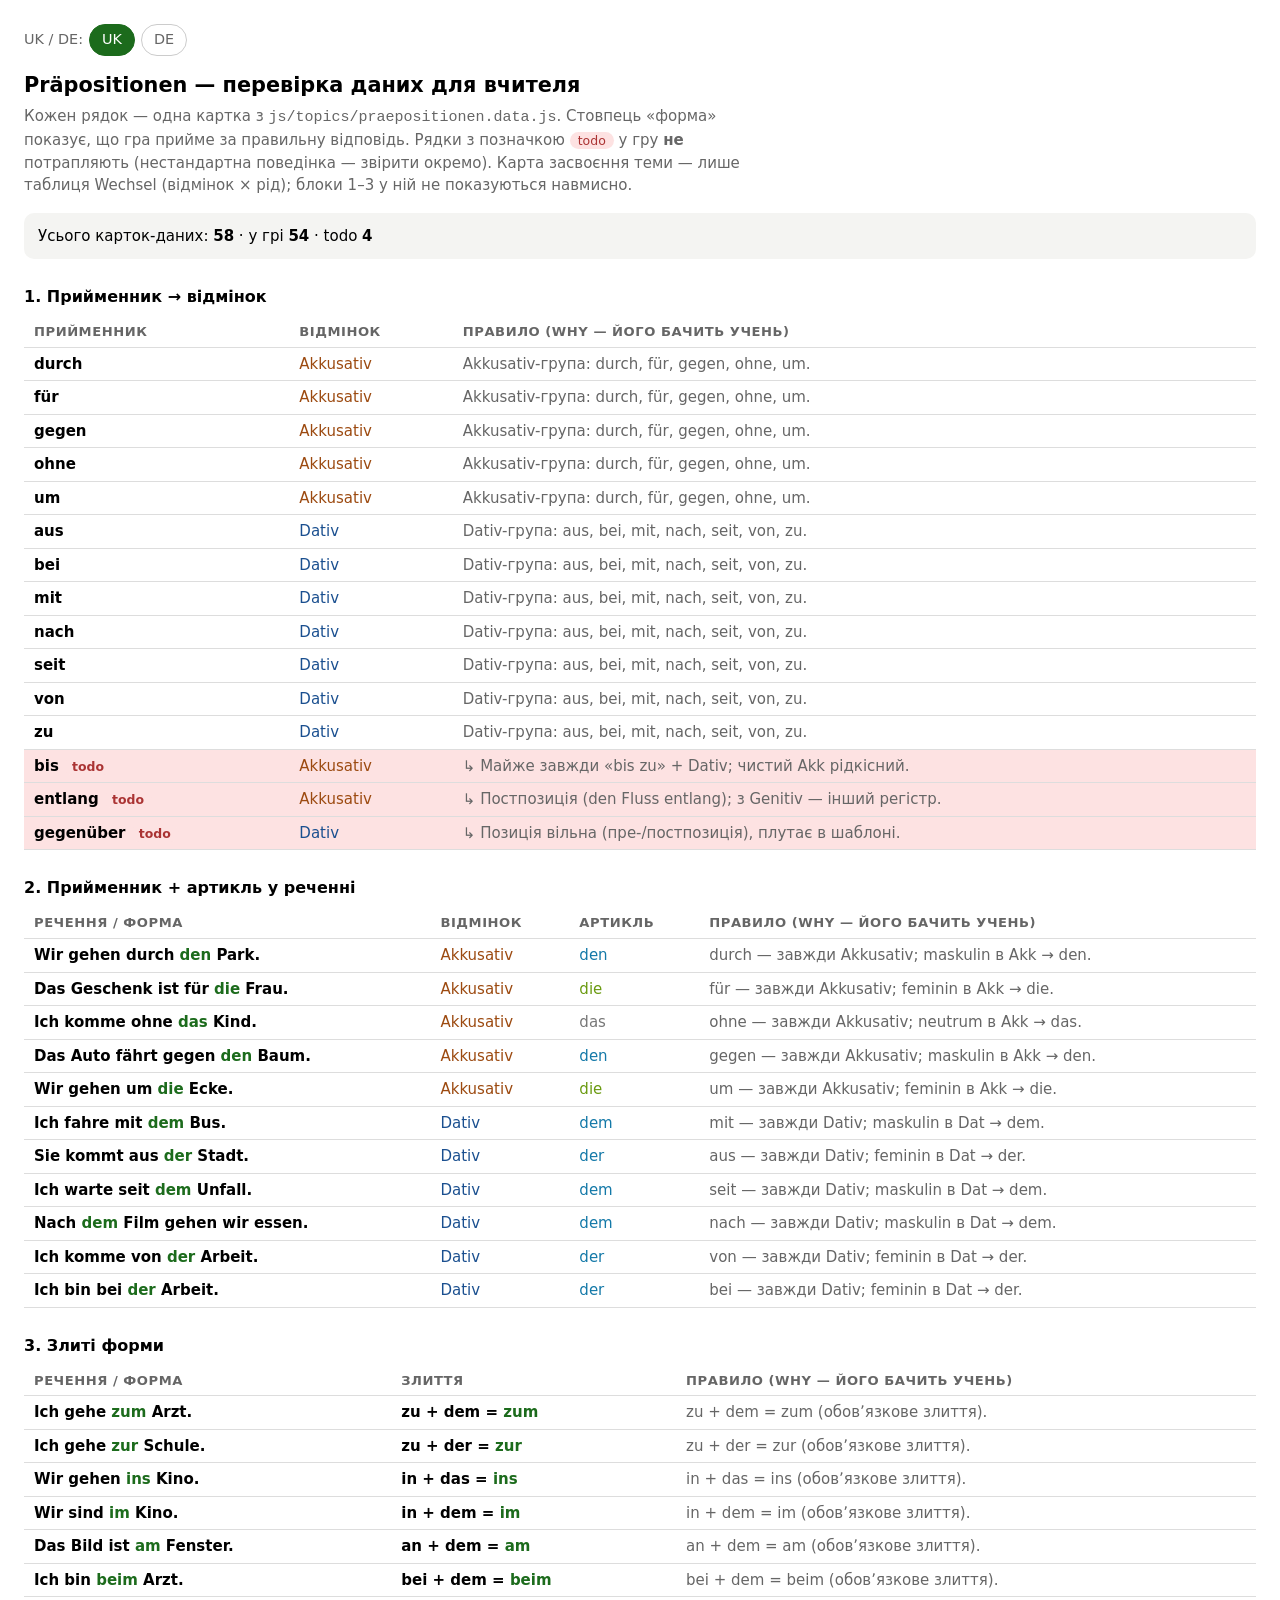
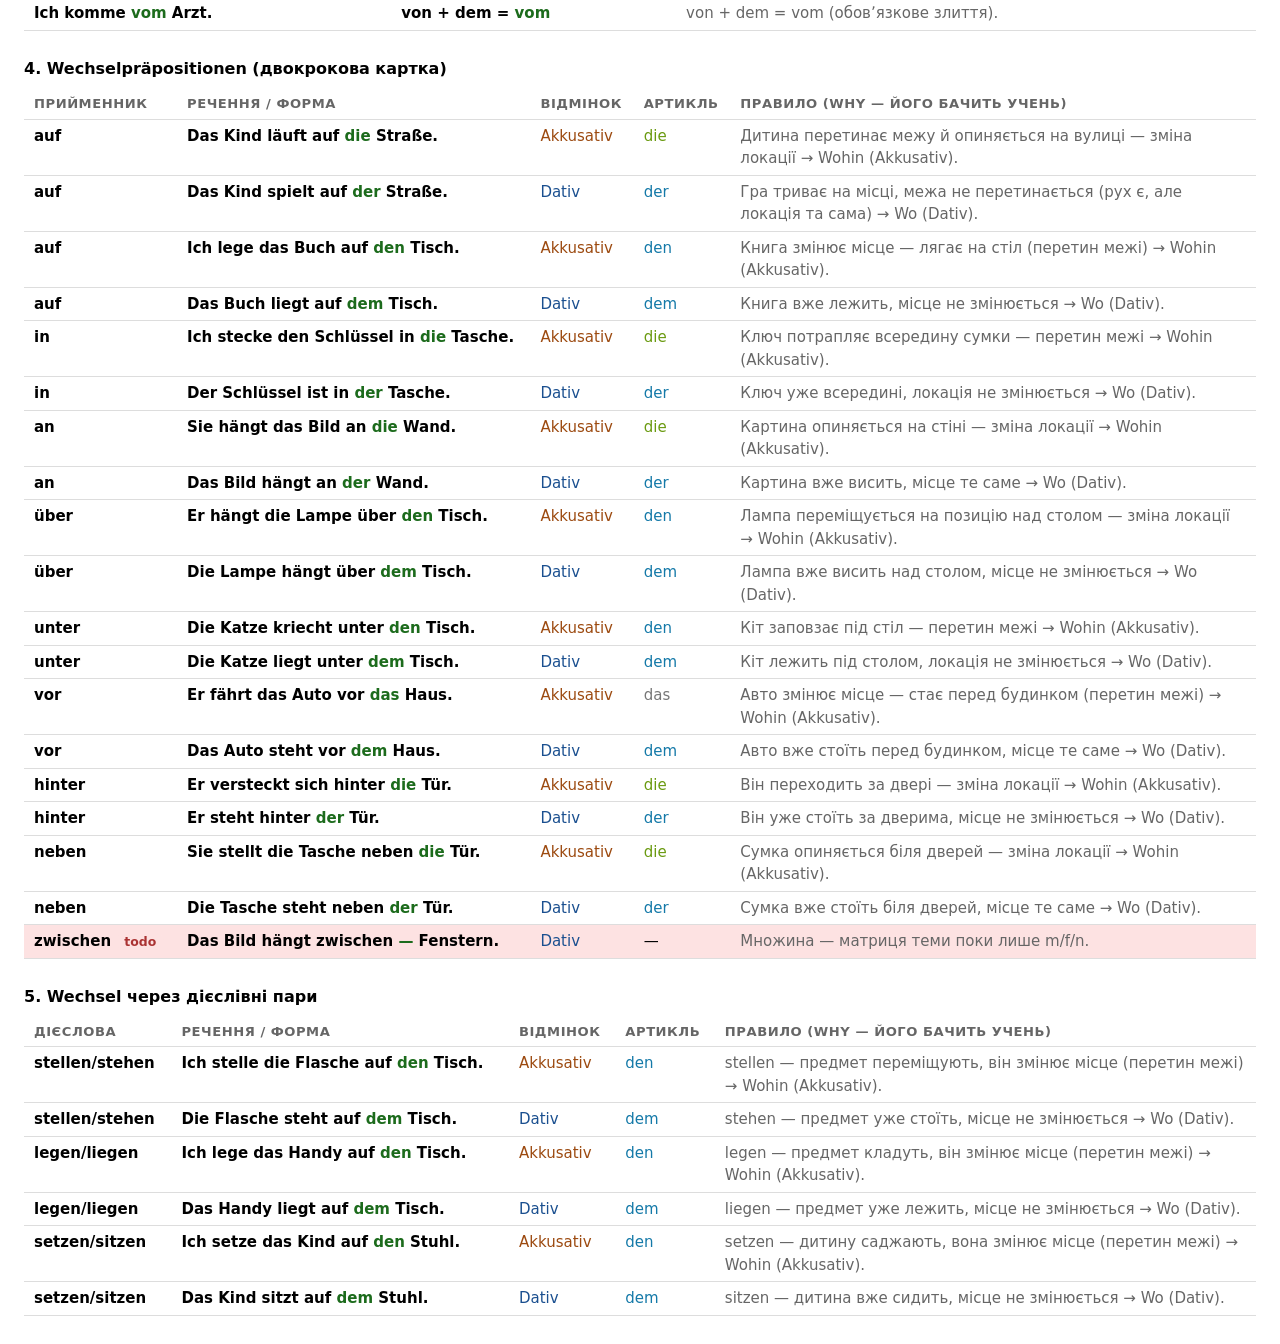
<file: praep-review.html>
<!doctype html>
<html lang="uk">
<head>
<meta charset="utf-8">
<meta name="viewport" content="width=device-width, initial-scale=1">
<title>Präpositionen — перевірка даних</title>
<style>
  :root { color-scheme: light dark; }
  body { font: 15px/1.5 system-ui, -apple-system, "Segoe UI", Roboto, sans-serif; margin: 0; padding: 24px; }
  h1 { font-size: 1.3rem; margin: 0 0 4px; }
  h2 { font-size: 1rem; margin: 26px 0 8px; }
  .note { color: #666; margin: 0 0 16px; max-width: 78ch; }
  .lang { display: flex; gap: 6px; align-items: center; margin: 0 0 14px; color: #666; font-size: .9rem; }
  .lang button { font: inherit; padding: 4px 12px; border: 1px solid #ccc; background: Canvas; border-radius: 999px; cursor: pointer; color: inherit; }
  .lang button[aria-pressed="true"] { background: #1c6b1c; border-color: #1c6b1c; color: #fff; }
  .summary { display: flex; flex-wrap: wrap; gap: 8px 20px; margin: 0 0 8px; padding: 12px 14px; background: #f4f4f2; border-radius: 10px; }
  .summary b { font-variant-numeric: tabular-nums; }
  table { border-collapse: collapse; width: 100%; font-variant-numeric: tabular-nums; margin: 0 0 6px; }
  th, td { text-align: left; padding: 5px 10px; border-bottom: 1px solid #ddd; vertical-align: top; }
  @media (prefers-color-scheme: dark) { th, td { border-color: #333; } .summary { background: #222; } .note, .lang { color: #999; } .lang button { border-color: #444; } }
  th { font-size: .82rem; text-transform: uppercase; letter-spacing: .04em; color: #666; white-space: nowrap; }
  .de { font-weight: 600; } .de b { color: #1c6b1c; }
  @media (prefers-color-scheme: dark) { .de b { color: #8fd68f; } }
  .g-der,.g-dem,.g-den { color: #1479a8; } .g-die { color: #6a9a10; } .g-das { color: #777; }
  .k-akk { color: #9c4a10; } .k-dat { color: #1a4f8f; }
  .why { color: #666; max-width: 52ch; }
  .todo td { background: #fde2e2; }
  @media (prefers-color-scheme: dark) { .todo td { background: #3a1f1f; } }
  .badge { font-size: .78rem; padding: 1px 8px; border-radius: 999px; background: #fde2e2; color: #a33; }
  @media (prefers-color-scheme: dark) { .badge { background: #4a1f1f; color: #e59; } }
  .muted { color: #bbb; }
</style>
</head>
<body>
<div class="lang" id="lang"></div>
<h1 id="title"></h1>
<p class="note" id="note"></p>
<div class="summary" id="summary"></div>
<div id="sections"></div>

<script type="module">
import { FIXED, SENT, MERGE, WECHSEL, VERBS } from './js/topics/praepositionen.data.js';

// Артикль за відмінком і родом (dat/akk) — те саме, що в темі; тут для показу
// вчителю, яку саме форму гра прийме за правильну.
const ART = { dat: { m: 'dem', f: 'der', n: 'dem' }, akk: { m: 'den', f: 'die', n: 'das' } };
const art = (c, g) => (ART[c] && ART[c][g]) || '—';
const esc = s => String(s).replace(/[&<>]/g, x => ({ '&': '&amp;', '<': '&lt;', '>': '&gt;' }[x]));

// Речення з підставленою правильною формою: пропуск → відповідь (жирним).
const filled = (text, ans) => esc(text).replace('___', `<b>${esc(ans)}</b>`);
const kasus = c => `<span class="k-${c}">${c === 'akk' ? 'Akkusativ' : 'Dativ'}</span>`;

// Переклад лише інтерфейсу (підписи, пояснення). Німецькі дані не чіпаємо.
const T = {
  uk: {
    htmlLang: 'uk',
    title: 'Präpositionen — перевірка даних для вчителя',
    note: `Кожен рядок — одна картка з <code>js/topics/praepositionen.data.js</code>. Стовпець «форма» показує, що гра прийме за правильну відповідь. Рядки з позначкою <span class="badge">todo</span> у гру <b>не</b> потрапляють (нестандартна поведінка — звірити окремо). Карта засвоєння теми — лише таблиця Wechsel (відмінок × рід); блоки 1–3 у ній не показуються навмисно.`,
    cols: { prep: 'Прийменник', sent: 'Речення / форма', kasus: 'Відмінок', art: 'Артикль', merge: 'Злиття', why: 'Правило (why — його бачить учень)', verbs: 'Дієслова' },
    secs: {
      fixed: '1. Прийменник → відмінок',
      sent: '2. Прийменник + артикль у реченні',
      merge: '3. Злиті форми',
      wechsel: '4. Wechselpräpositionen (двокрокова картка)',
      verbs: '5. Wechsel через дієслівні пари'
    },
    sum: (all, play, todo) => `Усього карток-даних: <b>${all}</b> · у грі <b>${play}</b> · todo <b>${todo}</b>`
  },
  de: {
    htmlLang: 'de',
    title: 'Präpositionen — Datenprüfung für Lehrkräfte',
    note: `Jede Zeile ist eine Karte aus <code>js/topics/praepositionen.data.js</code>. Die Spalte „Form“ zeigt, was das Spiel als richtig akzeptiert. Zeilen mit <span class="badge">todo</span> kommen <b>nicht</b> ins Spiel (nicht-standardhaftes Verhalten — separat prüfen). Die Lernkarte des Themas ist nur die Wechsel-Tabelle (Kasus × Genus); Blöcke 1–3 werden dort bewusst nicht gezeigt.`,
    cols: { prep: 'Präposition', sent: 'Satz / Form', kasus: 'Kasus', art: 'Artikel', merge: 'Verschmelzung', why: 'Regel (why — sieht die lernende Person)', verbs: 'Verben' },
    secs: {
      fixed: '1. Präposition → Kasus',
      sent: '2. Präposition + Artikel im Satz',
      merge: '3. Verschmolzene Formen',
      wechsel: '4. Wechselpräpositionen (zweistufige Karte)',
      verbs: '5. Wechsel über Verbpaare'
    },
    sum: (all, play, todo) => `Datenkarten gesamt: <b>${all}</b> · im Spiel <b>${play}</b> · todo <b>${todo}</b>`
  }
};

const todoBadge = d => d.todo ? ` <span class="badge">todo</span>` : '';
const trClass = d => d.todo ? ' class="todo"' : '';
const noteCell = d => d.todo && d.note ? `<div class="why">↳ ${esc(d.note)}</div>` : '';

function table(head, rowsHtml) {
  return `<table><thead><tr>${head.map(h => `<th>${h}</th>`).join('')}</tr></thead><tbody>${rowsHtml}</tbody></table>`;
}

function render(lang) {
  const t = T[lang];
  document.documentElement.lang = t.htmlLang;
  document.title = t.title;
  document.getElementById('title').textContent = t.title;
  document.getElementById('note').innerHTML = t.note;

  const all = FIXED.length + SENT.length + MERGE.length + WECHSEL.length + VERBS.length;
  const todo = [...FIXED, ...SENT, ...MERGE, ...WECHSEL, ...VERBS].filter(d => d.todo).length;
  document.getElementById('summary').innerHTML = `<span>${t.sum(all, all - todo, todo)}</span>`;

  const c = t.cols;
  const secs = [];
  // Правило мовою інтерфейсу: DE — whyDe/why1De (для вчителя), інакше — why/why1.
  const pw = d => esc((lang === 'de' ? d.whyDe : d.why) || d.why || '');
  const pw1 = d => esc((lang === 'de' ? d.why1De : d.why1) || d.why1 || '');

  // 1. FIXED
  secs.push(`<h2>${t.secs.fixed}</h2>` + table([c.prep, c.kasus, c.why], FIXED.map(d =>
    `<tr${trClass(d)}><td class="de">${esc(d.p)}${todoBadge(d)}</td><td>${kasus(d.c)}</td><td class="why">${pw(d)}${noteCell(d)}</td></tr>`
  ).join('')));

  // 2. SENT
  secs.push(`<h2>${t.secs.sent}</h2>` + table([c.sent, c.kasus, c.art, c.why], SENT.map(d =>
    `<tr${trClass(d)}><td class="de">${filled(d.text, art(d.c, d.g))}</td><td>${kasus(d.c)}</td><td class="g-${art(d.c, d.g)}">${art(d.c, d.g)}</td><td class="why">${pw(d)}</td></tr>`
  ).join('')));

  // 3. MERGE
  secs.push(`<h2>${t.secs.merge}</h2>` + table([c.sent, c.merge, c.why], MERGE.map(d =>
    `<tr${trClass(d)}><td class="de">${filled(d.text, d.merge)}</td><td class="de">${esc(d.p)} + ${esc(d.art)} = <b>${esc(d.merge)}</b></td><td class="why">${pw(d)}</td></tr>`
  ).join('')));

  // 4. WECHSEL
  secs.push(`<h2>${t.secs.wechsel}</h2>` + table([c.prep, c.sent, c.kasus, c.art, c.why], WECHSEL.map(d =>
    `<tr${trClass(d)}><td class="de">${esc(d.prep)}${todoBadge(d)}</td><td class="de">${filled(d.text, art(d.c, d.g))}</td><td>${kasus(d.c)}</td><td class="g-${art(d.c, d.g)}">${art(d.c, d.g)}</td><td class="why">${pw1(d)}${noteCell(d)}</td></tr>`
  ).join('')));

  // 5. VERBS
  secs.push(`<h2>${t.secs.verbs}</h2>` + table([c.verbs, c.sent, c.kasus, c.art, c.why], VERBS.map(d =>
    `<tr${trClass(d)}><td class="de">${esc(d.verbs)}</td><td class="de">${filled(d.text, art(d.c, d.g))}</td><td>${kasus(d.c)}</td><td class="g-${art(d.c, d.g)}">${art(d.c, d.g)}</td><td class="why">${pw1(d)}</td></tr>`
  ).join('')));

  document.getElementById('sections').innerHTML = secs.join('');
  document.querySelectorAll('#lang button').forEach(b => b.setAttribute('aria-pressed', b.dataset.l === lang));
}

// Мова — у параметрі адреси (?lang=de), як у genus-review.html.
function currentLang() { return new URLSearchParams(location.search).get('lang') === 'de' ? 'de' : 'uk'; }
function setLang(lang) {
  const u = new URL(location);
  u.searchParams.set('lang', lang);
  history.replaceState(null, '', u);
  render(lang);
}
document.getElementById('lang').innerHTML = `<span>UK / DE:</span>`
  + `<button type="button" data-l="uk">UK</button><button type="button" data-l="de">DE</button>`;
document.querySelectorAll('#lang button').forEach(b => b.addEventListener('click', () => setLang(b.dataset.l)));
render(currentLang());
</script>
</body>
</html>
</file>
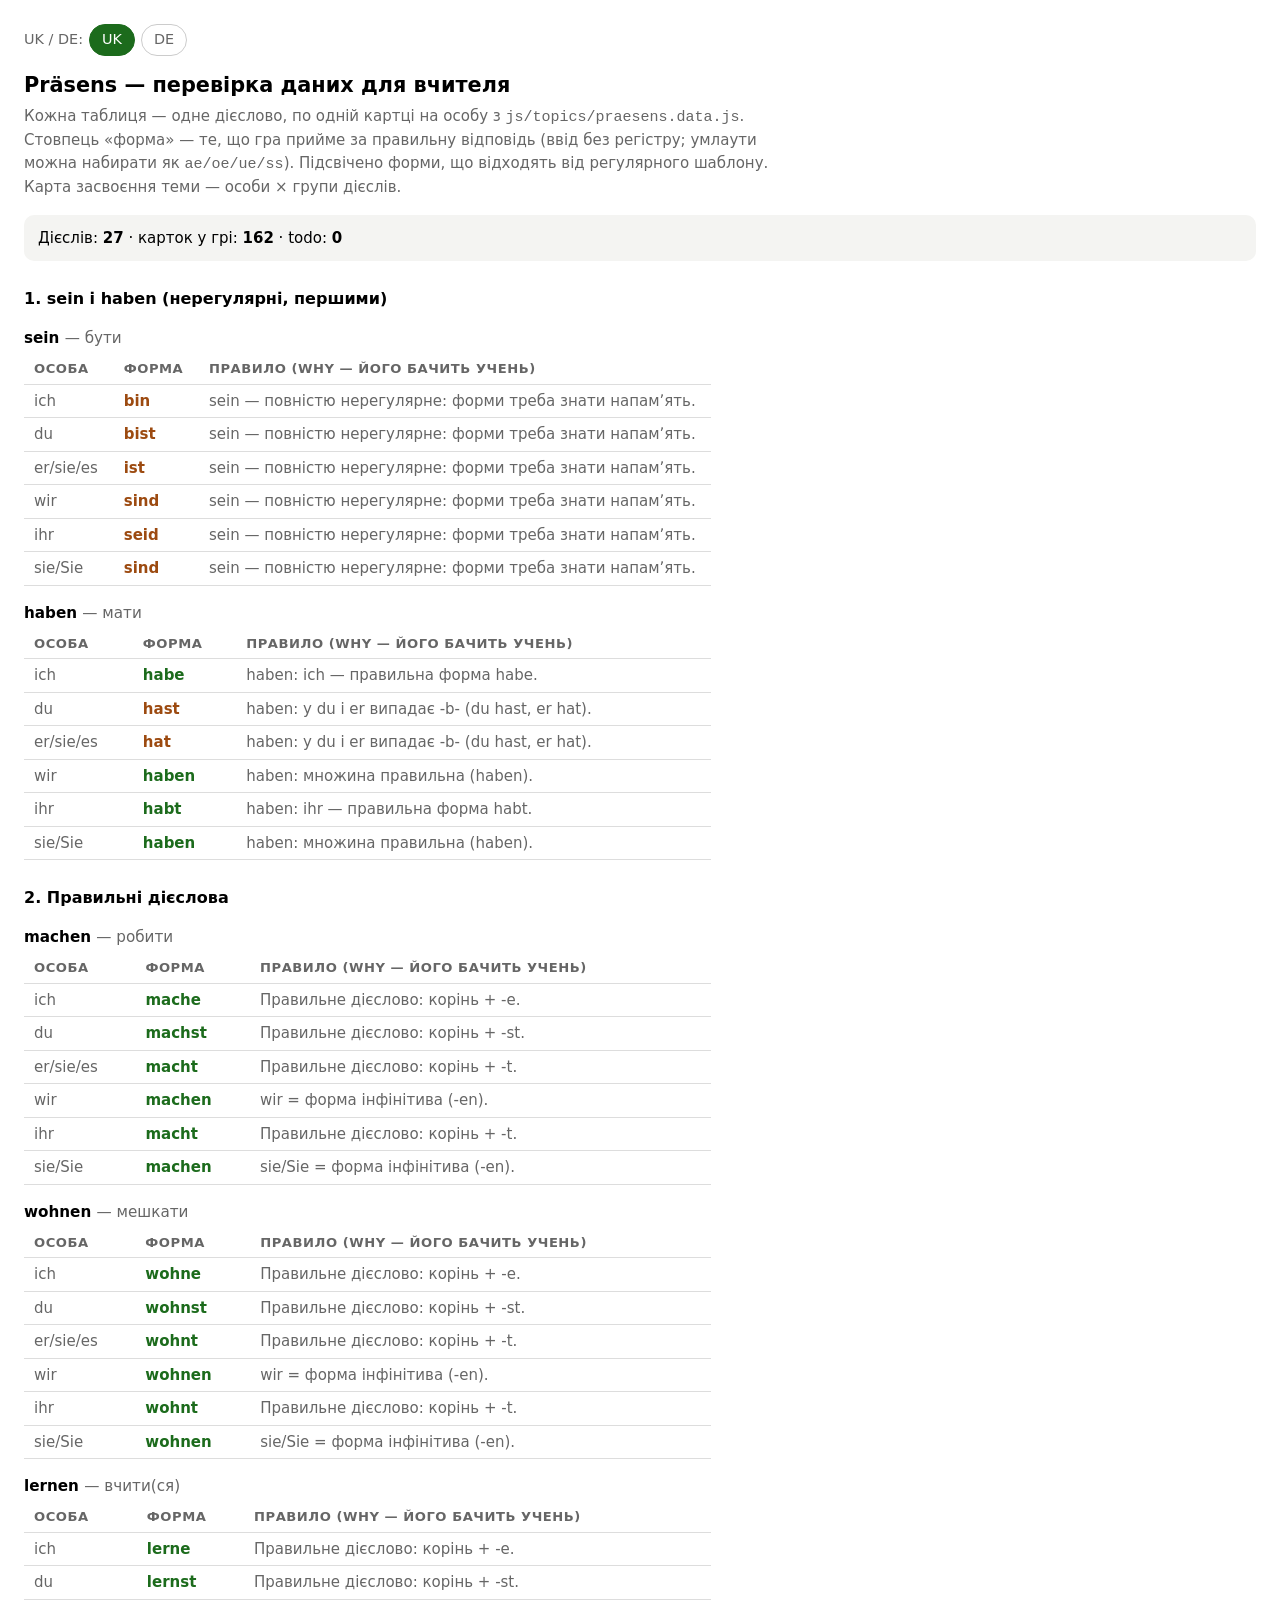
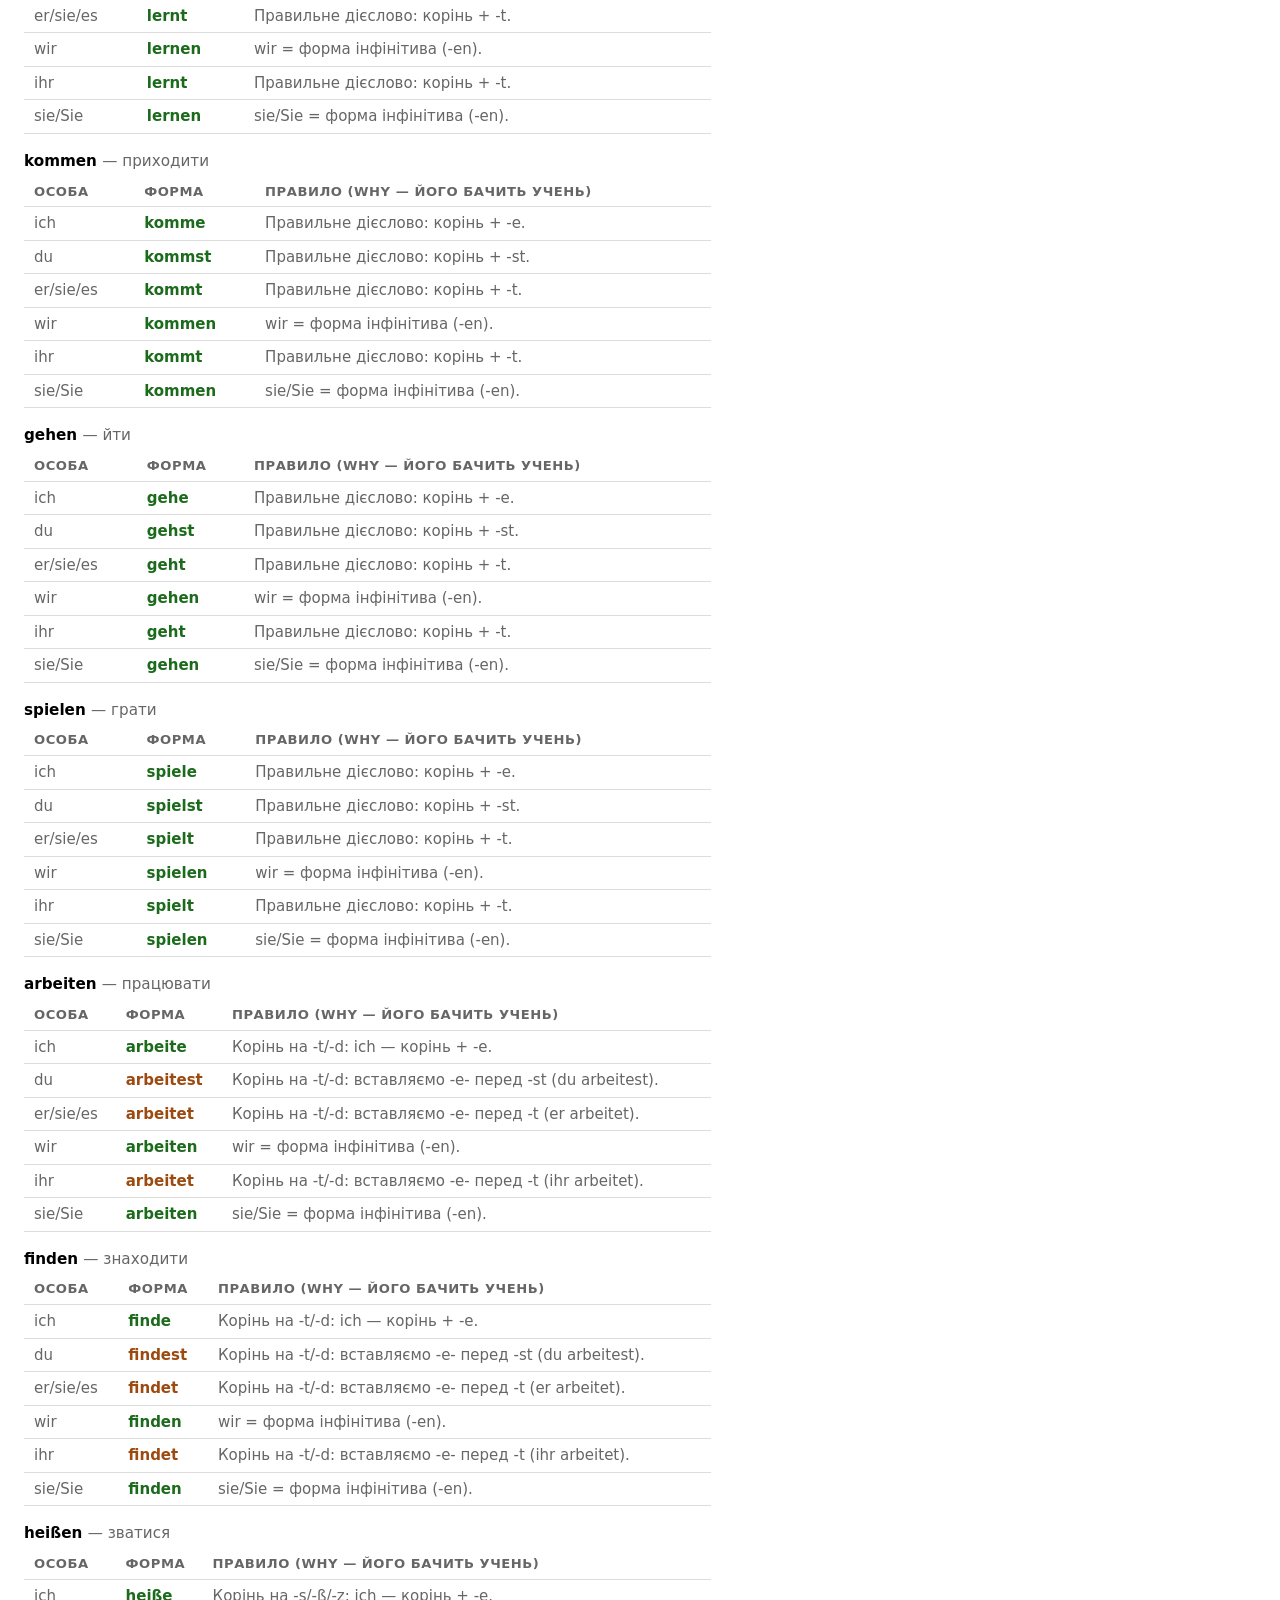
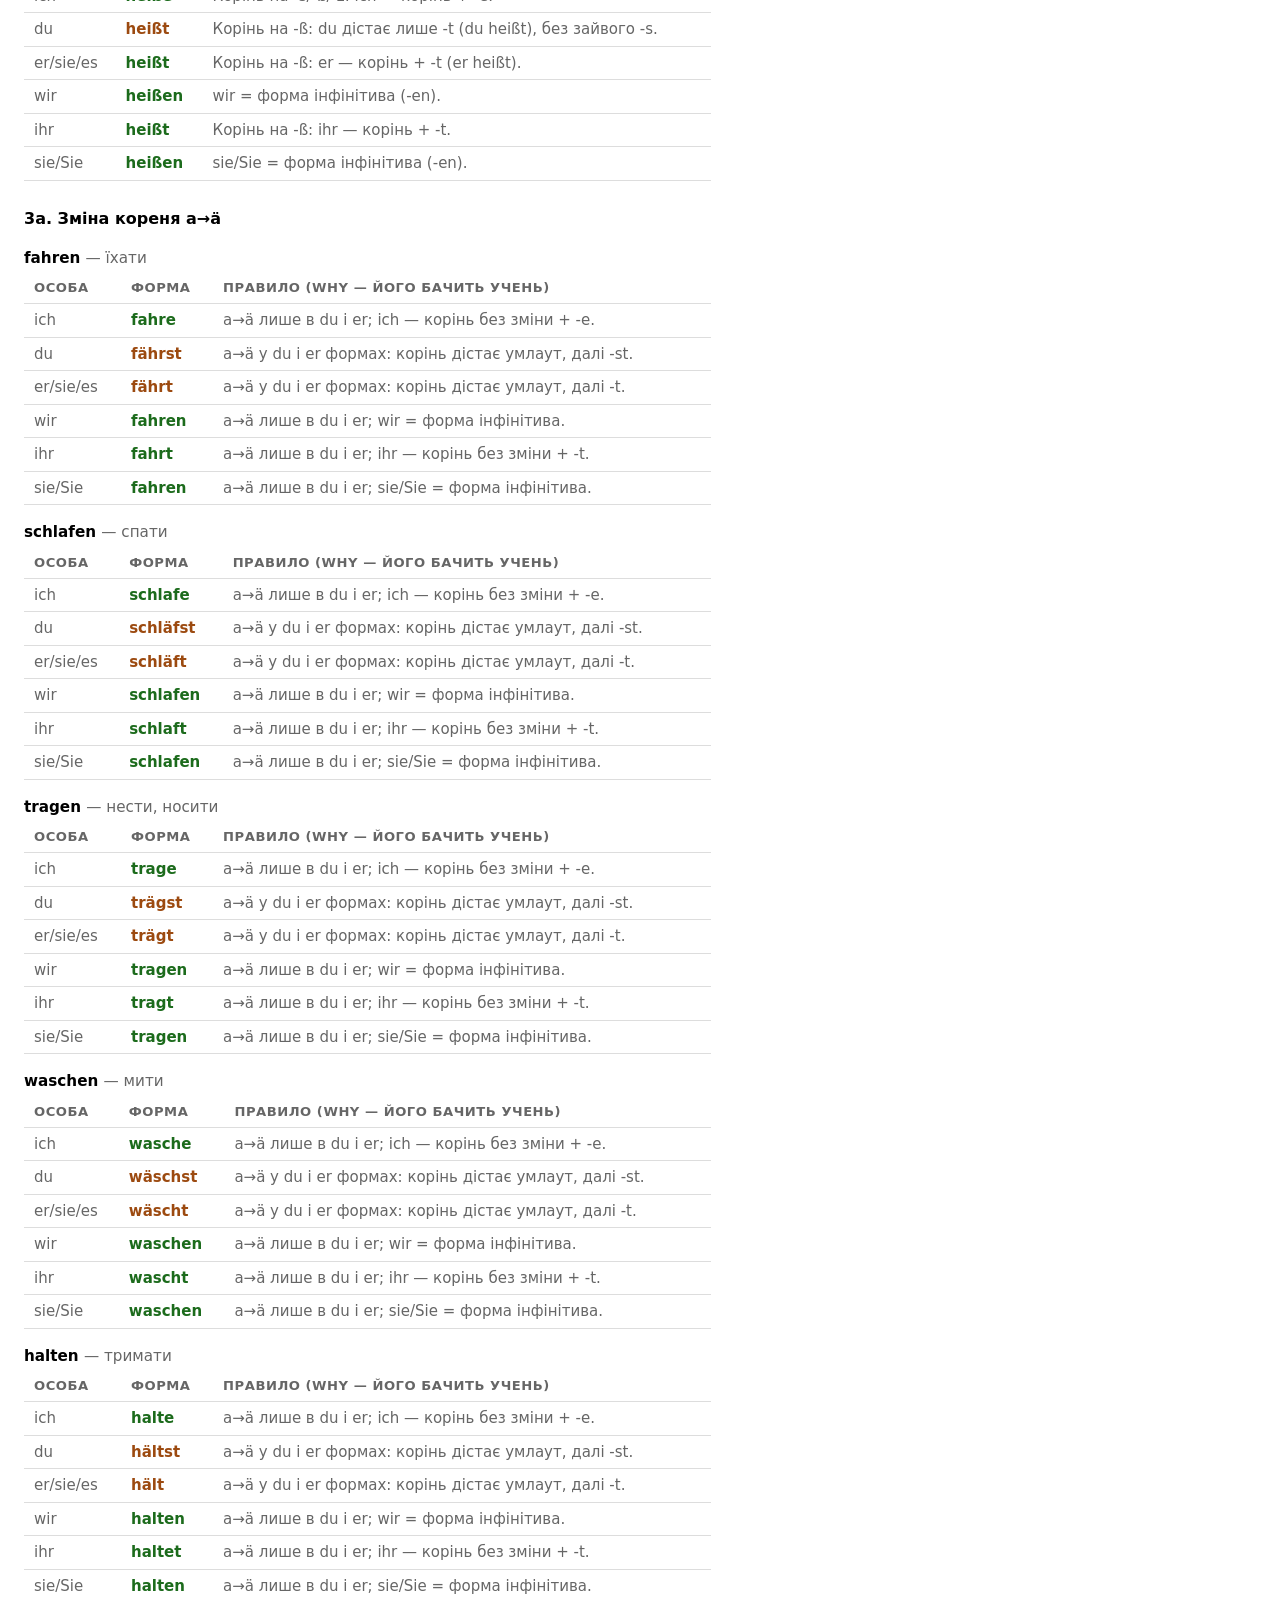
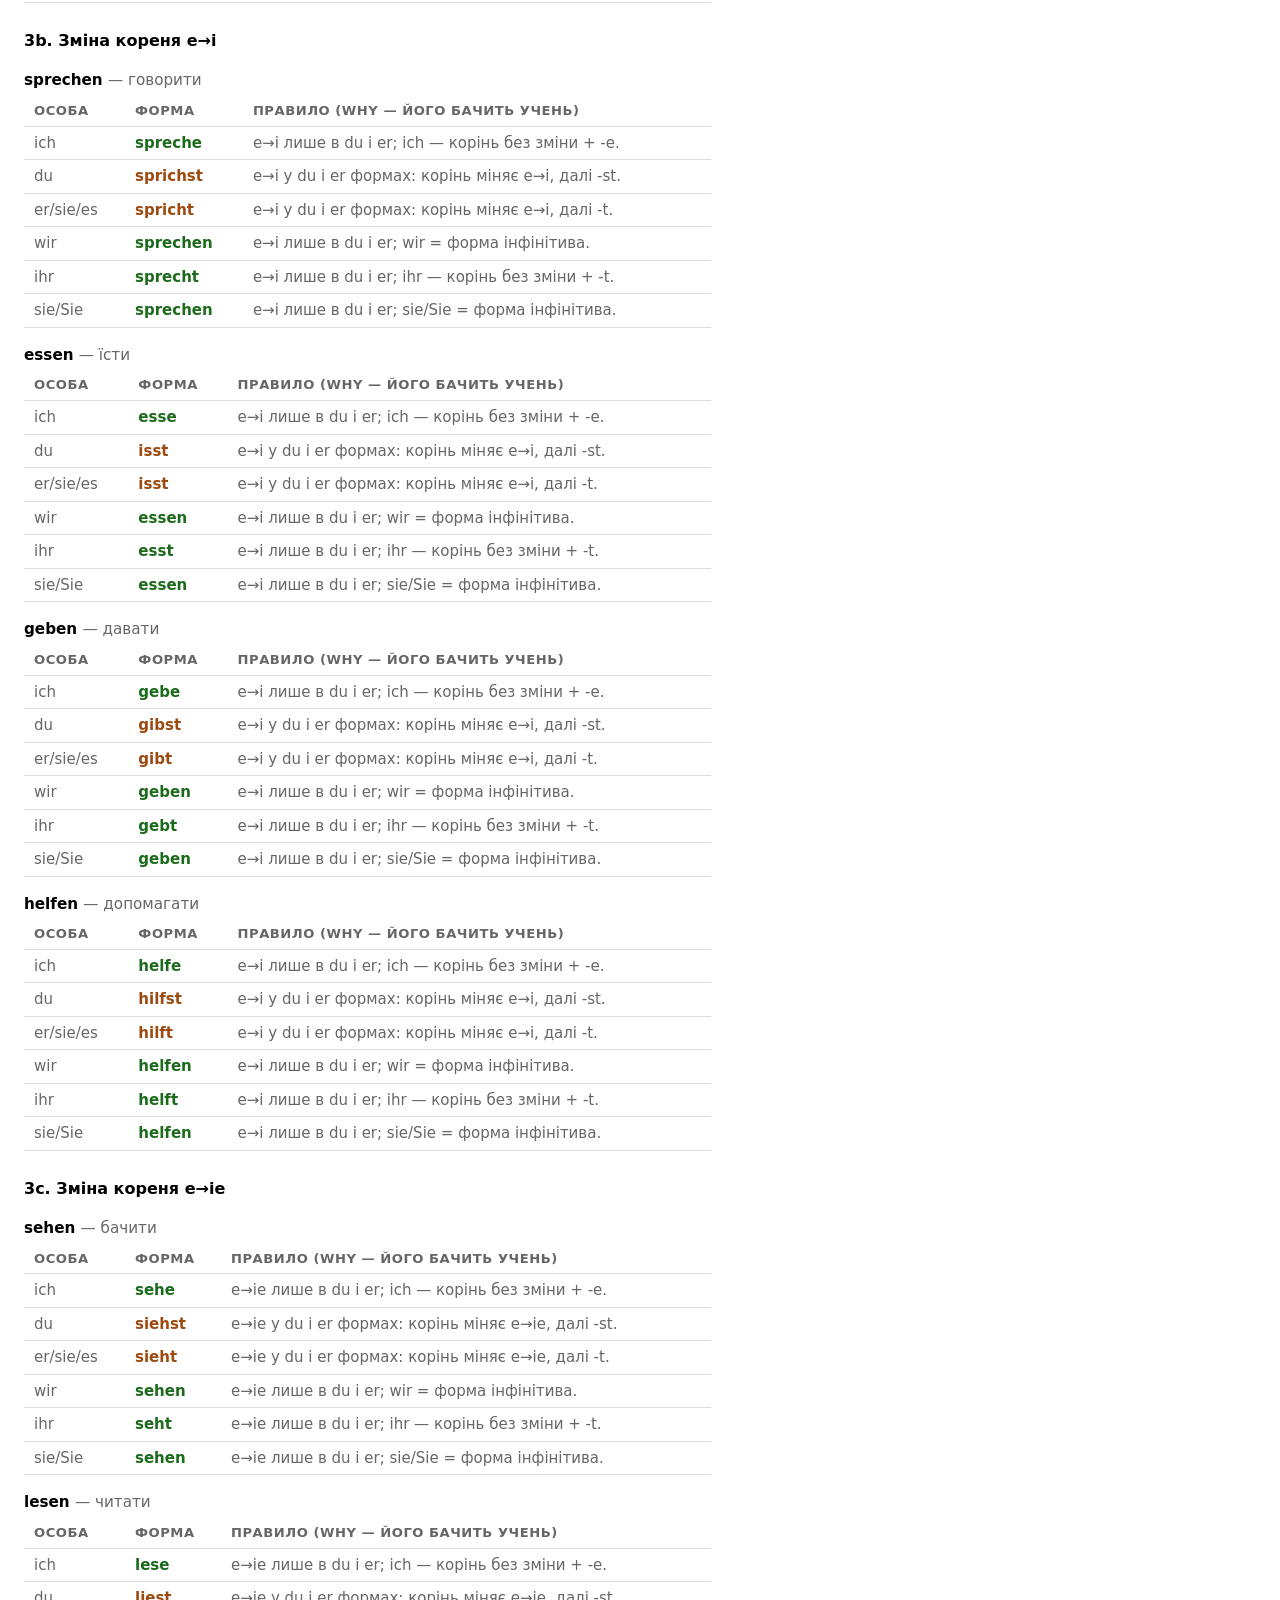
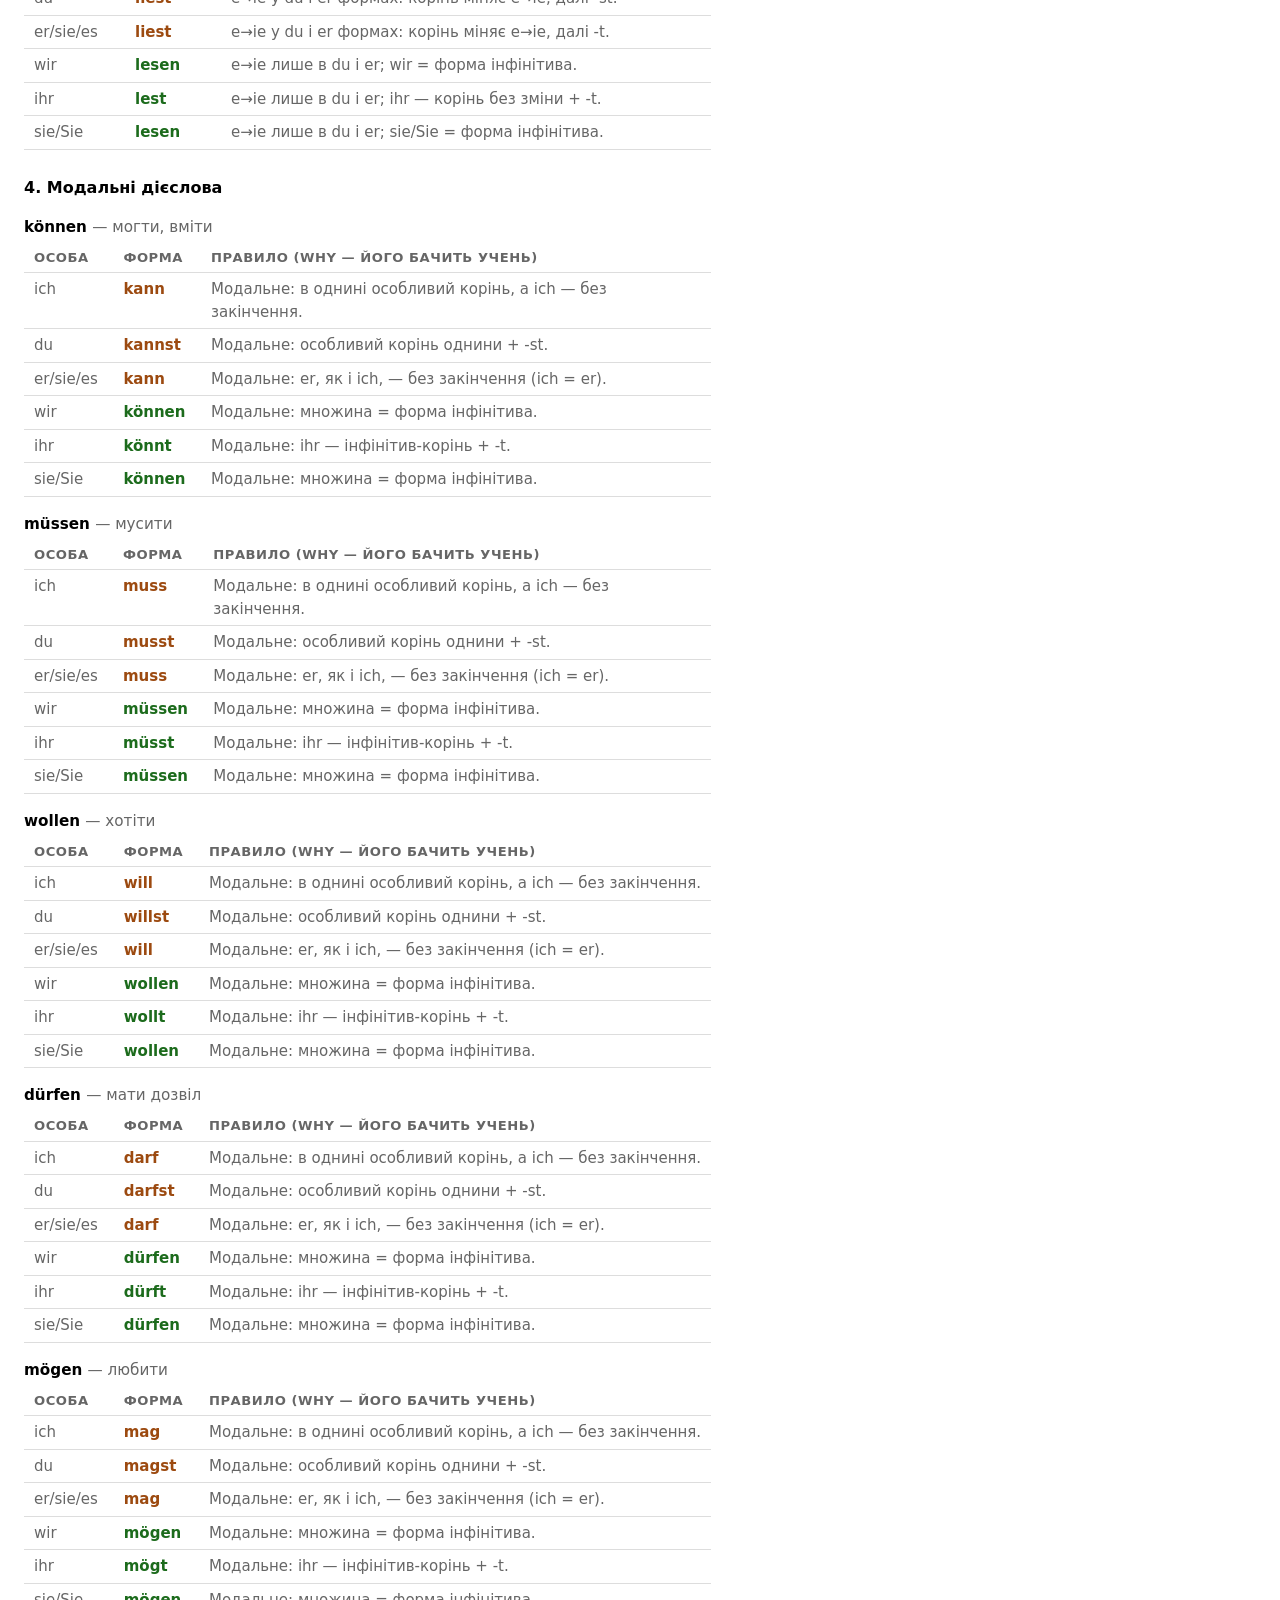
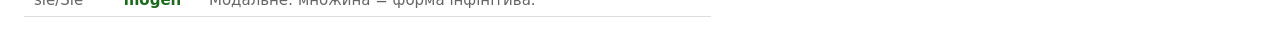
<file: praesens-review.html>
<!doctype html>
<html lang="uk">
<head>
<meta charset="utf-8">
<meta name="viewport" content="width=device-width, initial-scale=1">
<title>Präsens — перевірка даних</title>
<style>
  :root { color-scheme: light dark; }
  body { font: 15px/1.5 system-ui, -apple-system, "Segoe UI", Roboto, sans-serif; margin: 0; padding: 24px; }
  h1 { font-size: 1.3rem; margin: 0 0 4px; }
  h2 { font-size: 1rem; margin: 26px 0 8px; }
  h3 { font-size: .95rem; margin: 16px 0 4px; }
  h3 .uk { color: #666; font-weight: 400; }
  .note { color: #666; margin: 0 0 16px; max-width: 78ch; }
  .lang { display: flex; gap: 6px; align-items: center; margin: 0 0 14px; color: #666; font-size: .9rem; }
  .lang button { font: inherit; padding: 4px 12px; border: 1px solid #ccc; background: Canvas; border-radius: 999px; cursor: pointer; color: inherit; }
  .lang button[aria-pressed="true"] { background: #1c6b1c; border-color: #1c6b1c; color: #fff; }
  .summary { display: flex; flex-wrap: wrap; gap: 8px 20px; margin: 0 0 8px; padding: 12px 14px; background: #f4f4f2; border-radius: 10px; }
  .summary b { font-variant-numeric: tabular-nums; }
  table { border-collapse: collapse; width: 100%; font-variant-numeric: tabular-nums; margin: 0 0 6px; max-width: 72ch; }
  th, td { text-align: left; padding: 5px 10px; border-bottom: 1px solid #ddd; vertical-align: top; }
  @media (prefers-color-scheme: dark) { th, td { border-color: #333; } .summary { background: #222; } .note, .lang, h3 .uk { color: #999; } .lang button { border-color: #444; } }
  th { font-size: .82rem; text-transform: uppercase; letter-spacing: .04em; color: #666; white-space: nowrap; }
  .person { color: #666; white-space: nowrap; }
  .de { font-weight: 600; }
  .de b { color: #1c6b1c; }
  @media (prefers-color-scheme: dark) { .de b { color: #8fd68f; } }
  .chg b { color: #9c4a10; }          /* форма зі зміною кореня / особлива — підсвічена */
  @media (prefers-color-scheme: dark) { .chg b { color: #e0a060; } }
  .why { color: #666; max-width: 48ch; }
  .todo td { background: #fde2e2; }
  @media (prefers-color-scheme: dark) { .todo td { background: #3a1f1f; } }
  .badge { font-size: .78rem; padding: 1px 8px; border-radius: 999px; background: #fde2e2; color: #a33; }
  @media (prefers-color-scheme: dark) { .badge { background: #4a1f1f; color: #e59; } }
</style>
</head>
<body>
<div class="lang" id="lang"></div>
<h1 id="title"></h1>
<p class="note" id="note"></p>
<div class="summary" id="summary"></div>
<div id="sections"></div>

<script type="module">
import { PERSONS, GROUPS, VERBS, whyFor, whyDeFor } from './js/topics/praesens.data.js';

const esc = s => String(s).replace(/[&<>]/g, x => ({ '&': '&amp;', '<': '&lt;', '>': '&gt;' }[x]));

// Форма зі зміною (du/er у групах ae/ei/eie; ich/er у modal; du/er у haben) — підсвічуємо,
// щоб вчитель одразу бачив саме ті клітинки, де дієслово відходить від регулярного.
function changed(v, personK) {
  if ((v.group === 'ae' || v.group === 'ei' || v.group === 'eie') && (personK === 'du' || personK === 'er')) return true;
  if (v.group === 'modal' && (personK === 'ich' || personK === 'du' || personK === 'er')) return true;
  if (v.group === 'haben' && (personK === 'du' || personK === 'er')) return true;
  if (v.group === 'sein') return true;
  if (v.sub === 'e' && (personK === 'du' || personK === 'er' || personK === 'ihr')) return true;
  if (v.sub === 'ss' && personK === 'du') return true;
  return false;
}

const T = {
  uk: {
    htmlLang: 'uk',
    title: 'Präsens — перевірка даних для вчителя',
    note: `Кожна таблиця — одне дієслово, по одній картці на особу з <code>js/topics/praesens.data.js</code>. Стовпець «форма» — те, що гра прийме за правильну відповідь (ввід без регістру; умлаути можна набирати як <code>ae/oe/ue/ss</code>). Підсвічено форми, що відходять від регулярного шаблону. Карта засвоєння теми — особи × групи дієслів.`,
    cols: { person: 'Особа', form: 'Форма', why: 'Правило (why — його бачить учень)' },
    groupName: { sein: 'sein', haben: 'haben', reg: '2. Правильні дієслова', ae: '3a. Зміна кореня a→ä', ei: '3b. Зміна кореня e→i', eie: '3c. Зміна кореня e→ie', modal: '4. Модальні дієслова' },
    block1: '1. sein і haben (нерегулярні, першими)',
    sum: (verbs, cards, todo) => `Дієслів: <b>${verbs}</b> · карток у грі: <b>${cards}</b> · todo: <b>${todo}</b>`
  },
  de: {
    htmlLang: 'de',
    title: 'Präsens — Datenprüfung für Lehrkräfte',
    note: `Jede Tabelle ist ein Verb, je eine Karte pro Person aus <code>js/topics/praesens.data.js</code>. Die Spalte „Form“ zeigt, was das Spiel als richtig akzeptiert (Eingabe ohne Groß-/Kleinschreibung; Umlaute auch als <code>ae/oe/ue/ss</code>). Hervorgehoben sind Formen, die vom regelmäßigen Muster abweichen. Die Lernkarte des Themas: Personen × Verbgruppen.`,
    cols: { person: 'Person', form: 'Form', why: 'Regel (why — sieht die lernende Person)' },
    groupName: { sein: 'sein', haben: 'haben', reg: '2. Regelmäßige Verben', ae: '3a. Stammwechsel a→ä', ei: '3b. Stammwechsel e→i', eie: '3c. Stammwechsel e→ie', modal: '4. Modalverben' },
    block1: '1. sein und haben (unregelmäßig, zuerst)',
    sum: (verbs, cards, todo) => `Verben: <b>${verbs}</b> · Karten im Spiel: <b>${cards}</b> · todo: <b>${todo}</b>`
  }
};

function verbTable(v, t, lang) {
  const why = p => esc((lang === 'de' ? whyDeFor : whyFor)(v.sub, p.k));
  const rows = PERSONS.map(p => {
    const formCls = changed(v, p.k) ? 'de chg' : 'de';
    return `<tr><td class="person">${esc(p.label)}</td><td class="${formCls}"><b>${esc(v.forms[p.k])}</b></td><td class="why">${why(p)}</td></tr>`;
  }).join('');
  const head = `<tr><th>${t.cols.person}</th><th>${t.cols.form}</th><th>${t.cols.why}</th></tr>`;
  return `<h3>${esc(v.inf)} <span class="uk">— ${esc(v.uk)}</span></h3>`
    + `<table><thead>${head}</thead><tbody>${rows}</tbody></table>`;
}

function render(lang) {
  const t = T[lang];
  document.documentElement.lang = t.htmlLang;
  document.title = t.title;
  document.getElementById('title').textContent = t.title;
  document.getElementById('note').innerHTML = t.note;

  const todo = VERBS.filter(v => v.todo).length;
  const cards = VERBS.filter(v => !v.todo).length * PERSONS.length;
  document.getElementById('summary').innerHTML = `<span>${t.sum(VERBS.length, cards, todo)}</span>`;

  const secs = [];
  // Блок 1: sein, haben під спільним заголовком.
  secs.push(`<h2>${t.block1}</h2>`
    + VERBS.filter(v => v.group === 'sein' || v.group === 'haben').map(v => verbTable(v, t, lang)).join(''));
  // Решта груп — у порядку GROUPS, крім sein/haben.
  GROUPS.filter(g => g.k !== 'sein' && g.k !== 'haben').forEach(g => {
    const vs = VERBS.filter(v => v.group === g.k);
    if (!vs.length) return;
    secs.push(`<h2>${t.groupName[g.k]}</h2>` + vs.map(v => verbTable(v, t, lang)).join(''));
  });

  document.getElementById('sections').innerHTML = secs.join('');
  document.querySelectorAll('#lang button').forEach(b => b.setAttribute('aria-pressed', b.dataset.l === lang));
}

function currentLang() { return new URLSearchParams(location.search).get('lang') === 'de' ? 'de' : 'uk'; }
function setLang(lang) {
  const u = new URL(location);
  u.searchParams.set('lang', lang);
  history.replaceState(null, '', u);
  render(lang);
}
document.getElementById('lang').innerHTML = `<span>UK / DE:</span>`
  + `<button type="button" data-l="uk">UK</button><button type="button" data-l="de">DE</button>`;
document.querySelectorAll('#lang button').forEach(b => b.addEventListener('click', () => setLang(b.dataset.l)));
render(currentLang());
</script>
</body>
</html>
</file>
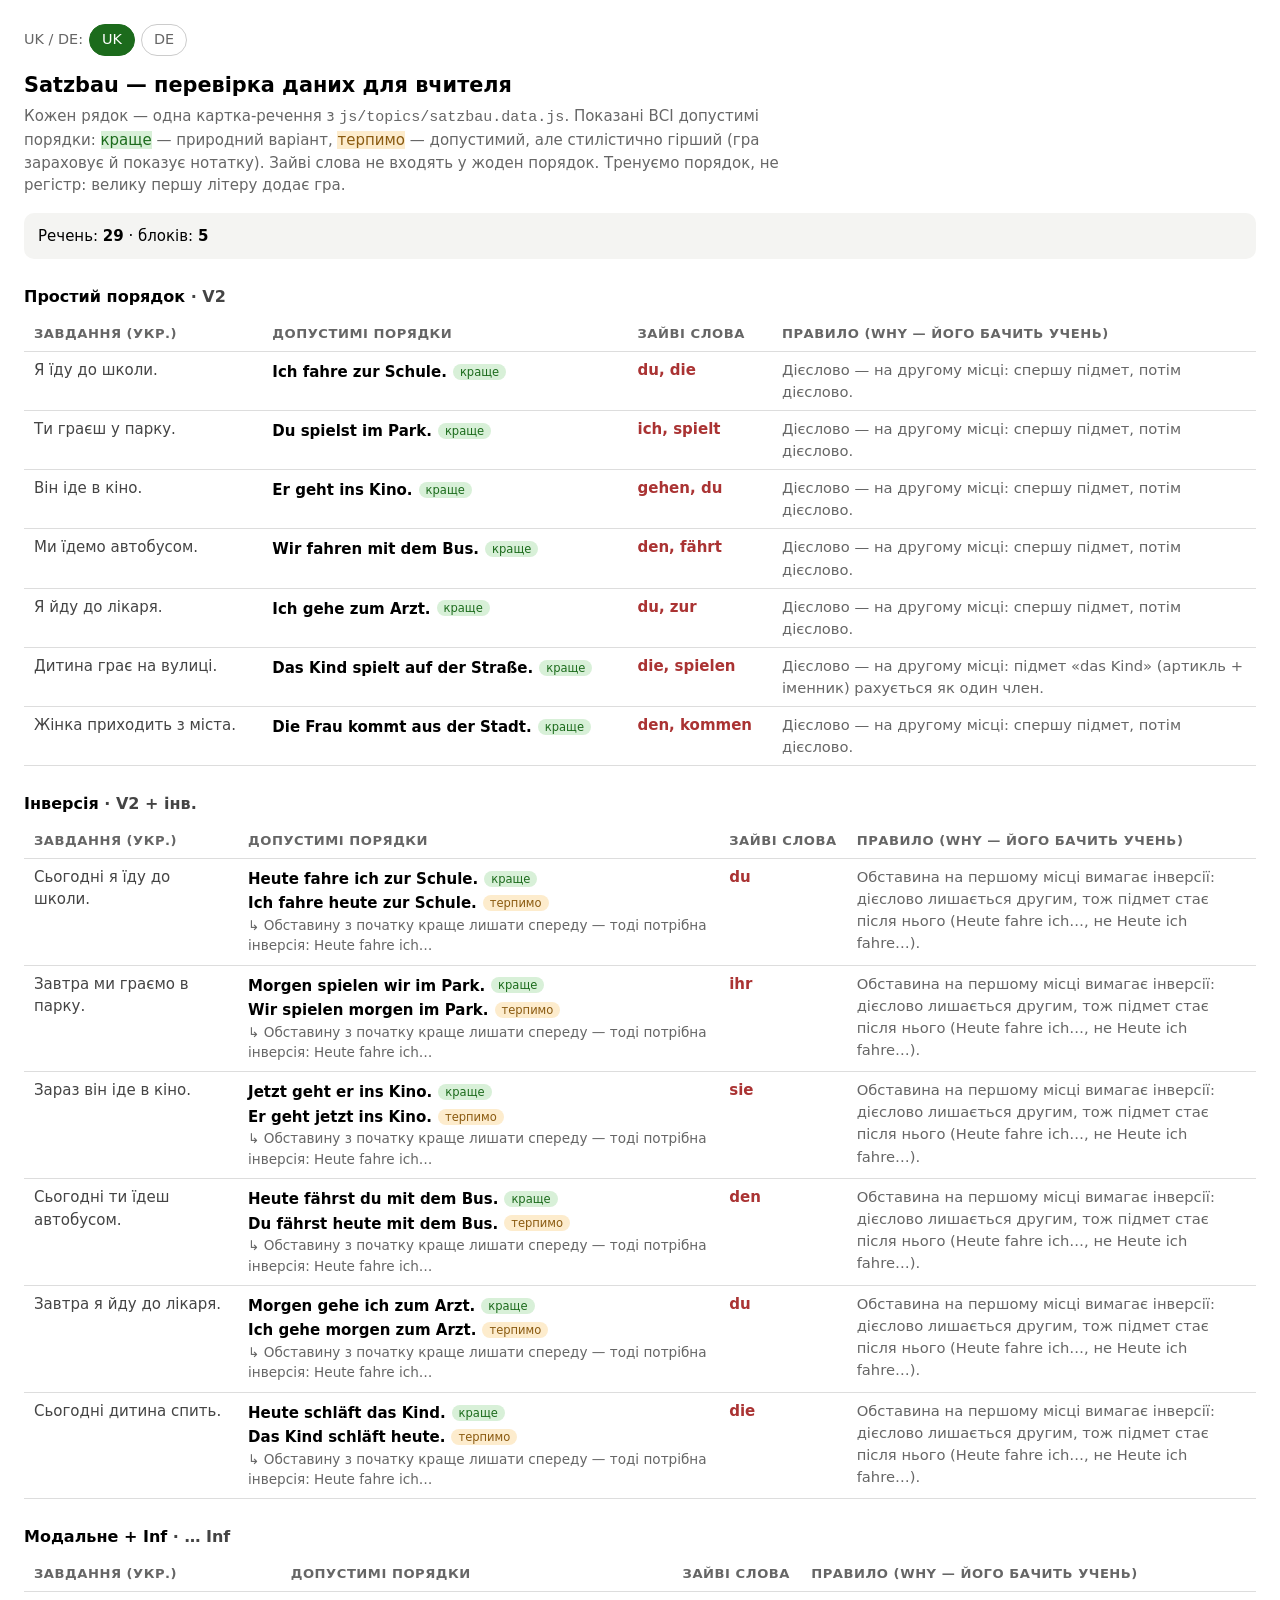
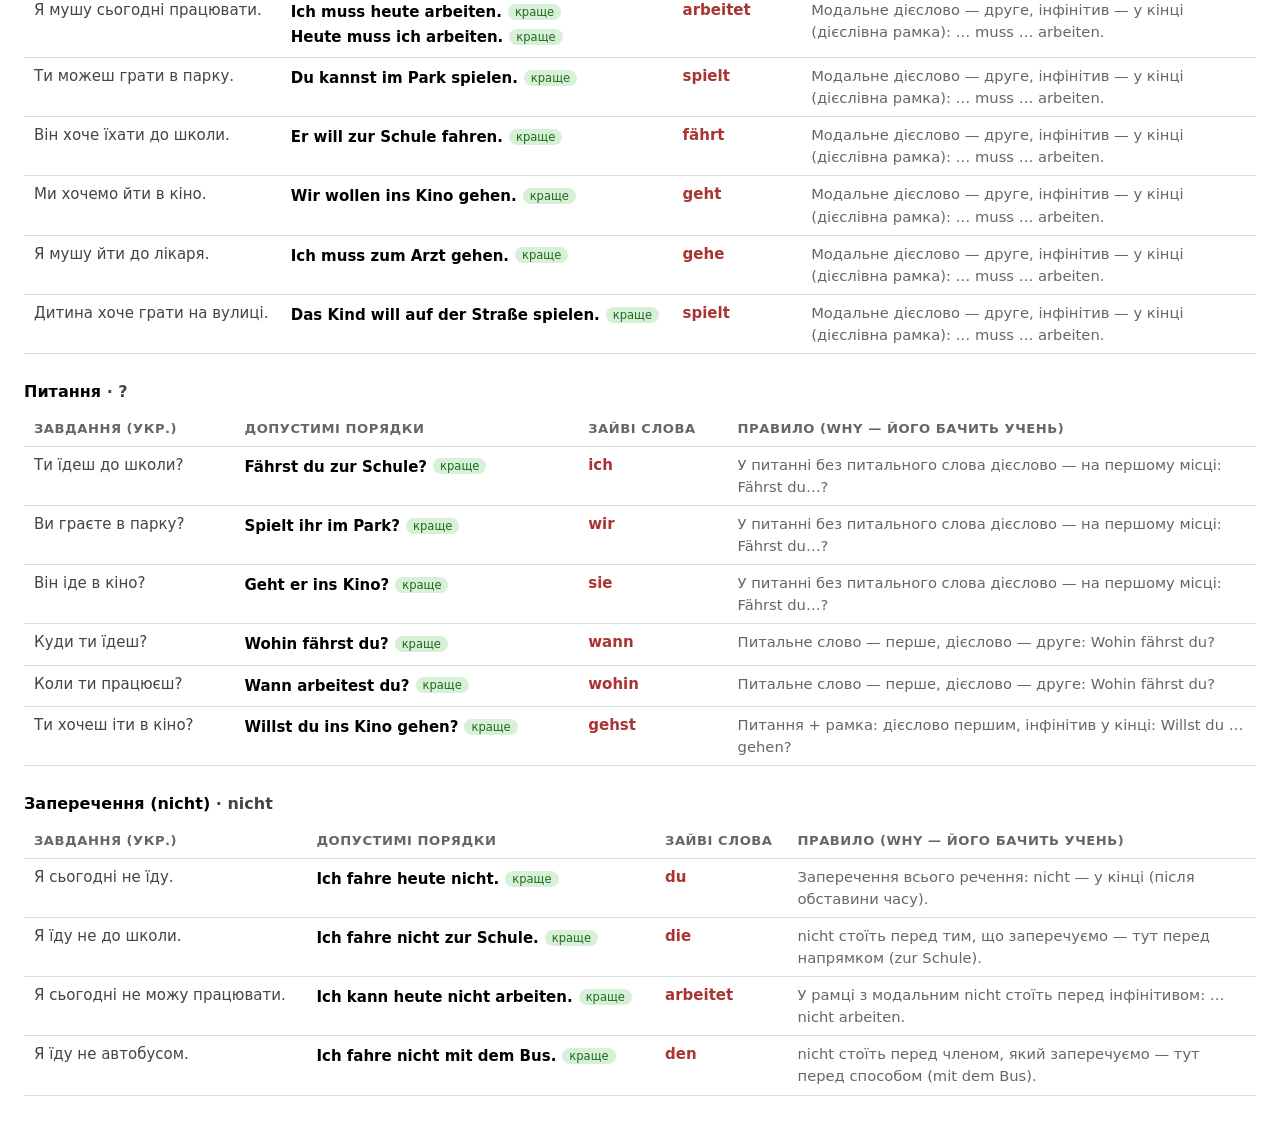
<file: satzbau-review.html>
<!doctype html>
<html lang="uk">
<head>
<meta charset="utf-8">
<meta name="viewport" content="width=device-width, initial-scale=1">
<title>Satzbau — перевірка даних</title>
<style>
  :root { color-scheme: light dark; }
  body { font: 15px/1.5 system-ui, -apple-system, "Segoe UI", Roboto, sans-serif; margin: 0; padding: 24px; }
  h1 { font-size: 1.3rem; margin: 0 0 4px; }
  h2 { font-size: 1rem; margin: 26px 0 8px; }
  .note { color: #666; margin: 0 0 16px; max-width: 80ch; }
  .lang { display: flex; gap: 6px; align-items: center; margin: 0 0 14px; color: #666; font-size: .9rem; }
  .lang button { font: inherit; padding: 4px 12px; border: 1px solid #ccc; background: Canvas; border-radius: 999px; cursor: pointer; color: inherit; }
  .lang button[aria-pressed="true"] { background: #1c6b1c; border-color: #1c6b1c; color: #fff; }
  .summary { display: flex; flex-wrap: wrap; gap: 8px 20px; margin: 0 0 8px; padding: 12px 14px; background: #f4f4f2; border-radius: 10px; }
  .summary b { font-variant-numeric: tabular-nums; }
  table { border-collapse: collapse; width: 100%; margin: 0 0 6px; }
  th, td { text-align: left; padding: 7px 10px; border-bottom: 1px solid #ddd; vertical-align: top; }
  @media (prefers-color-scheme: dark) { th, td { border-color: #333; } .summary { background: #222; } .note, .lang { color: #999; } .lang button { border-color: #444; } }
  th { font-size: .82rem; text-transform: uppercase; letter-spacing: .04em; color: #666; white-space: nowrap; }
  .uk { color: #444; } @media (prefers-color-scheme: dark) { .uk { color: #bbb; } }
  .de { font-weight: 600; }
  .sol { margin: 2px 0; }
  .sol .tag { font-size: .72rem; padding: 1px 7px; border-radius: 999px; margin-left: 6px; vertical-align: middle; }
  .tag.good { background: #d8f0d8; color: #1c6b1c; } .tag.soft { background: #fdeccd; color: #8a5a10; }
  @media (prefers-color-scheme: dark) { .tag.good { background: #1f3a1f; color: #8fd68f; } .tag.soft { background: #3a2f16; color: #e0b060; } }
  .solnote { color: #666; font-size: .85rem; }
  .distr { color: #a33; font-variant-numeric: tabular-nums; }
  @media (prefers-color-scheme: dark) { .distr { color: #e59; } }
  .why { color: #666; max-width: 46ch; font-size: .92rem; }
</style>
</head>
<body>
<div class="lang" id="lang"></div>
<h1 id="title"></h1>
<p class="note" id="note"></p>
<div class="summary" id="summary"></div>
<div id="sections"></div>

<script type="module">
import { BLOCKS, SENTENCES } from './js/topics/satzbau.data.js';

const esc = s => String(s).replace(/[&<>]/g, x => ({ '&': '&amp;', '<': '&lt;', '>': '&gt;' }[x]));
const cap = t => t.charAt(0).toUpperCase() + t.slice(1);
// Готове речення: перше слово з великої, у кінці — крапка/?.
const sentence = (order, punct) => esc(cap(order[0]) + (order.length > 1 ? ' ' + order.slice(1).join(' ') : '')) + (punct || '');

const T = {
  uk: {
    htmlLang: 'uk',
    title: 'Satzbau — перевірка даних для вчителя',
    note: `Кожен рядок — одна картка-речення з <code>js/topics/satzbau.data.js</code>. Показані ВСІ допустимі порядки: <span class="tag good">краще</span> — природний варіант, <span class="tag soft">терпимо</span> — допустимий, але стилістично гірший (гра зараховує й показує нотатку). Зайві слова не входять у жоден порядок. Тренуємо порядок, не регістр: велику першу літеру додає гра.`,
    cols: { uk: 'Завдання (укр.)', sols: 'Допустимі порядки', distr: 'Зайві слова', why: 'Правило (why — його бачить учень)' },
    blockName: { b1: 'Простий порядок', b2: 'Інверсія', b3: 'Модальне + Inf', b4: 'Питання', b5: 'Заперечення (nicht)' },
    tagGood: 'краще', tagSoft: 'терпимо',
    sum: (n, blocks) => `Речень: <b>${n}</b> · блоків: <b>${blocks}</b>`
  },
  de: {
    htmlLang: 'de',
    title: 'Satzbau — Datenprüfung für Lehrkräfte',
    note: `Jede Zeile ist ein Satz aus <code>js/topics/satzbau.data.js</code>. Alle zulässigen Wortstellungen: <span class="tag good">besser</span> — natürliche Variante, <span class="tag soft">tolerierbar</span> — zulässig, aber stilistisch schlechter (das Spiel akzeptiert sie und zeigt eine Notiz). Zusatzwörter gehören zu keiner Lösung. Trainiert wird die Wortstellung, nicht die Groß-/Kleinschreibung: den Anfangsbuchstaben setzt das Spiel.`,
    cols: { uk: 'Aufgabe (ukr.)', sols: 'Zulässige Wortstellungen', distr: 'Zusatzwörter', why: 'Regel (why — sieht die lernende Person)' },
    blockName: { b1: 'Einfache Wortstellung', b2: 'Inversion', b3: 'Modalverb + Infinitiv', b4: 'Fragen', b5: 'Verneinung (nicht)' },
    tagGood: 'besser', tagSoft: 'tolerierbar',
    sum: (n, blocks) => `Sätze: <b>${n}</b> · Blöcke: <b>${blocks}</b>`
  }
};

function solsCell(s, t) {
  return s.solutions.map(sol => {
    const tag = sol.good !== false
      ? `<span class="tag good">${t.tagGood}</span>`
      : `<span class="tag soft">${t.tagSoft}</span>`;
    const note = (sol.good === false && sol.note) ? `<div class="solnote">↳ ${esc(sol.note)}</div>` : '';
    return `<div class="sol"><span class="de">${sentence(sol.order, s.punct)}</span>${tag}${note}</div>`;
  }).join('');
}

function render(lang) {
  const t = T[lang];
  document.documentElement.lang = t.htmlLang;
  document.title = t.title;
  document.getElementById('title').textContent = t.title;
  document.getElementById('note').innerHTML = t.note;

  const blocksUsed = BLOCKS.filter(b => SENTENCES.some(s => s.block === b.k));
  document.getElementById('summary').innerHTML = `<span>${t.sum(SENTENCES.length, blocksUsed.length)}</span>`;

  const c = t.cols;
  const pw = s => esc((lang === 'de' ? s.whyDe : s.why) || s.why || '');
  const secs = blocksUsed.map(b => {
    const rows = SENTENCES.filter(s => s.block === b.k).map(s =>
      `<tr><td class="uk">${esc(s.uk)}</td><td>${solsCell(s, t)}</td>`
      + `<td class="distr de">${(s.distractors || []).map(esc).join(', ') || '—'}</td>`
      + `<td class="why">${pw(s)}</td></tr>`
    ).join('');
    const head = `<tr><th>${c.uk}</th><th>${c.sols}</th><th>${c.distr}</th><th>${c.why}</th></tr>`;
    return `<h2>${esc(t.blockName[b.k] || b.label)} <span class="uk">· ${esc(b.rule)}</span></h2>`
      + `<table><thead>${head}</thead><tbody>${rows}</tbody></table>`;
  });

  document.getElementById('sections').innerHTML = secs.join('');
  document.querySelectorAll('#lang button').forEach(btn => btn.setAttribute('aria-pressed', btn.dataset.l === lang));
}

function currentLang() { return new URLSearchParams(location.search).get('lang') === 'de' ? 'de' : 'uk'; }
function setLang(lang) {
  const u = new URL(location);
  u.searchParams.set('lang', lang);
  history.replaceState(null, '', u);
  render(lang);
}
document.getElementById('lang').innerHTML = `<span>UK / DE:</span>`
  + `<button type="button" data-l="uk">UK</button><button type="button" data-l="de">DE</button>`;
document.querySelectorAll('#lang button').forEach(b => b.addEventListener('click', () => setLang(b.dataset.l)));
render(currentLang());
</script>
</body>
</html>
</file>
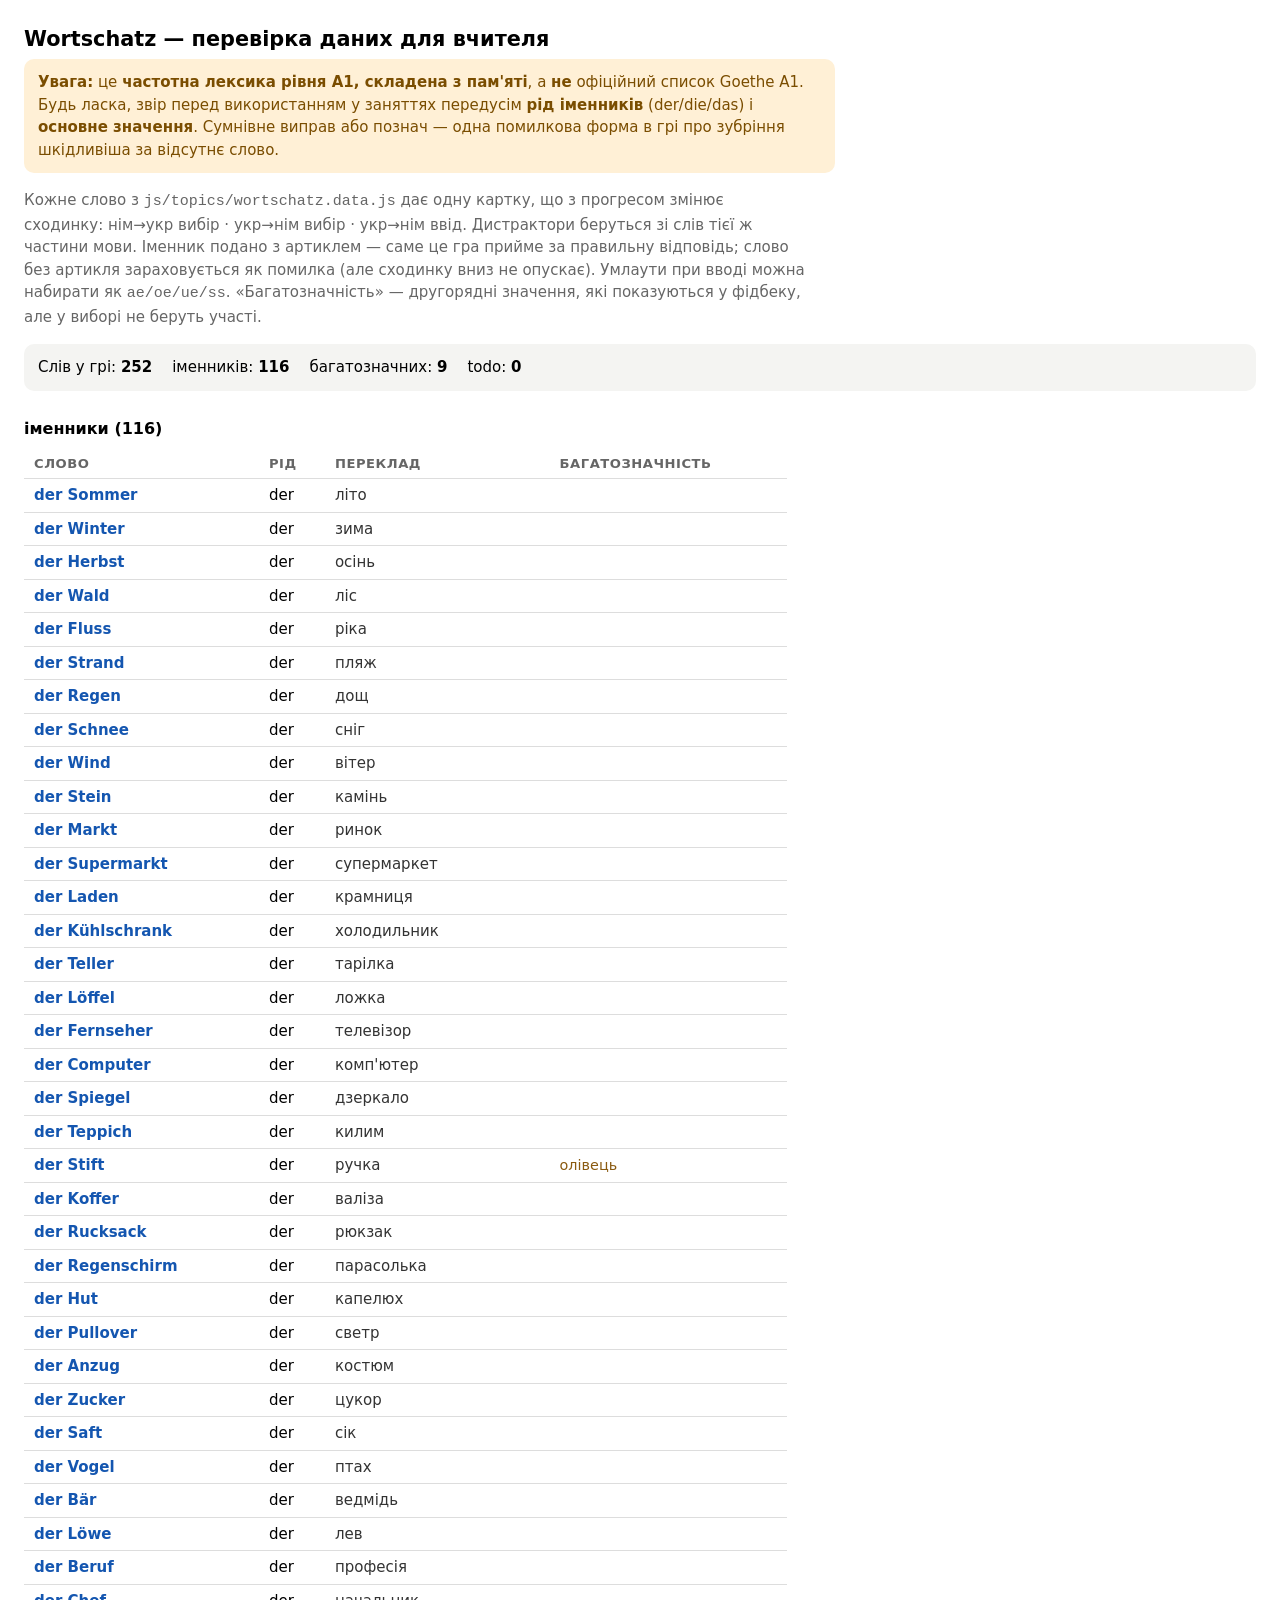
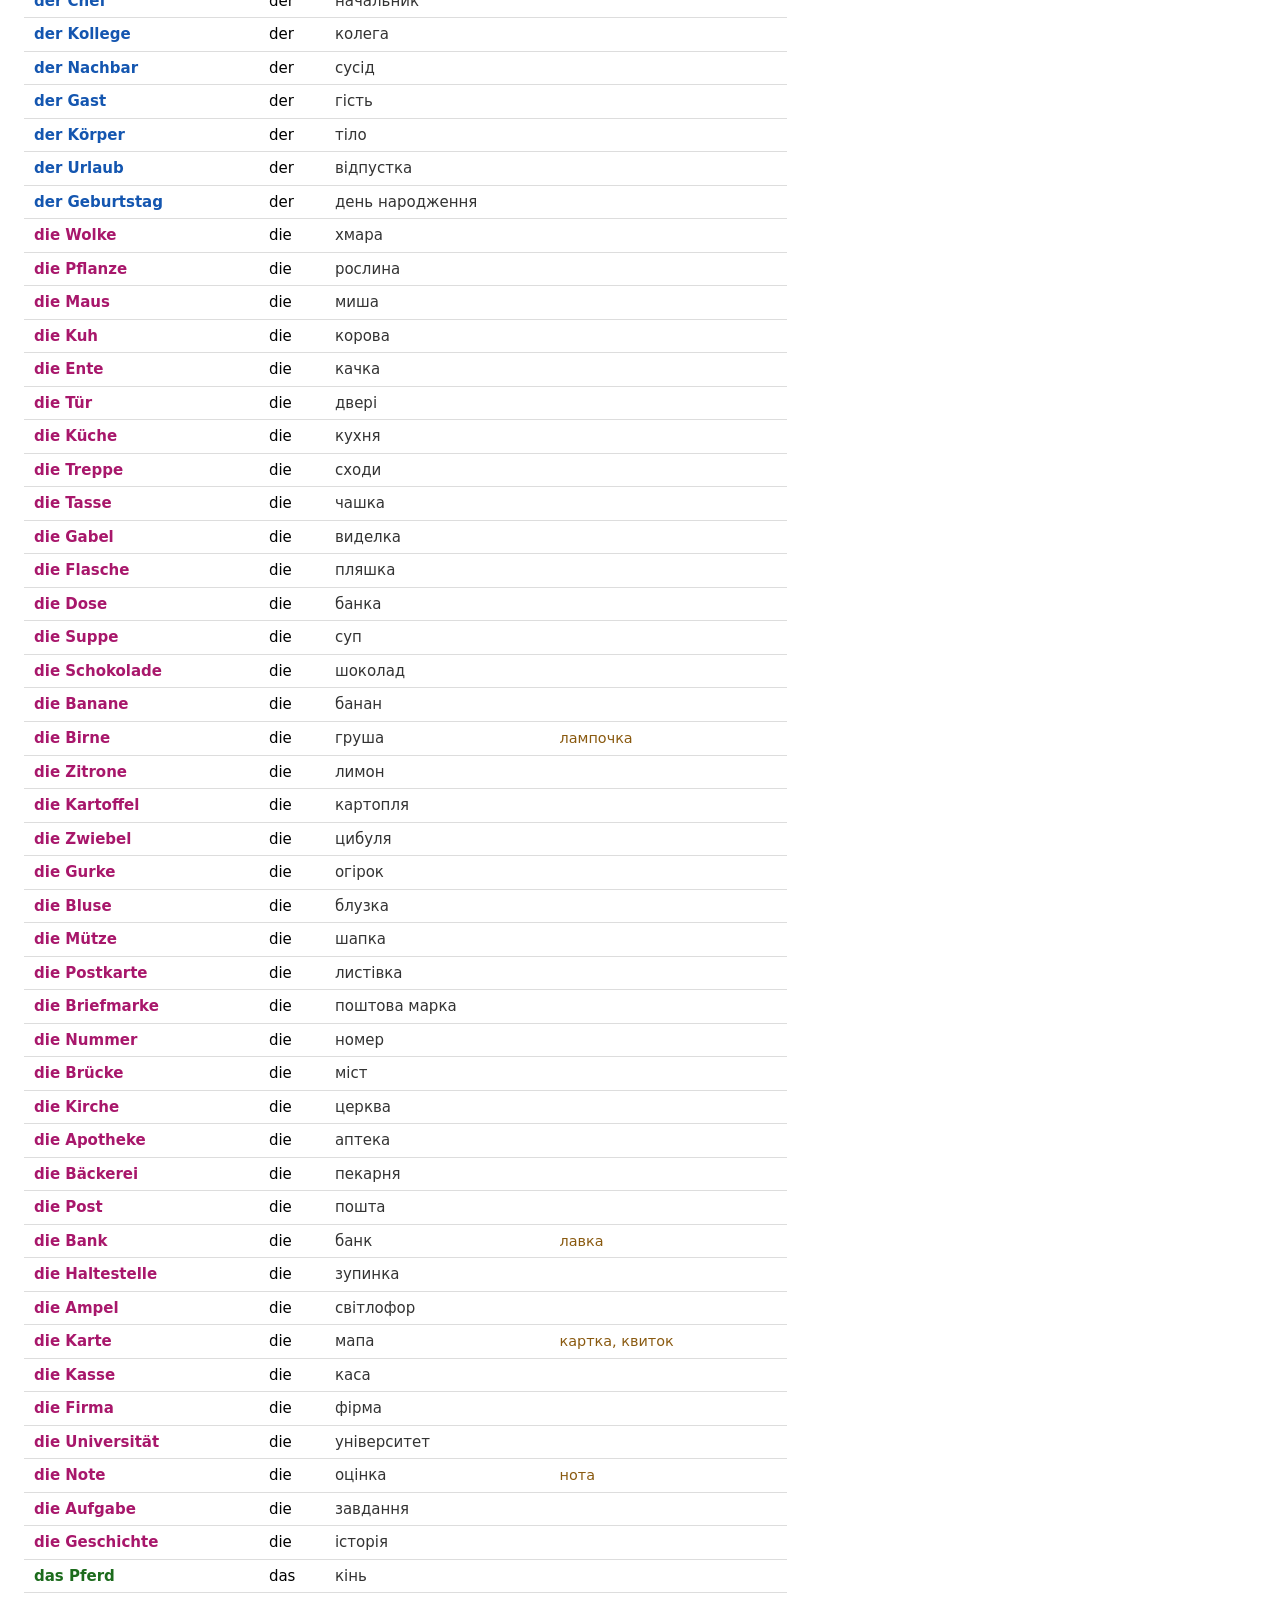
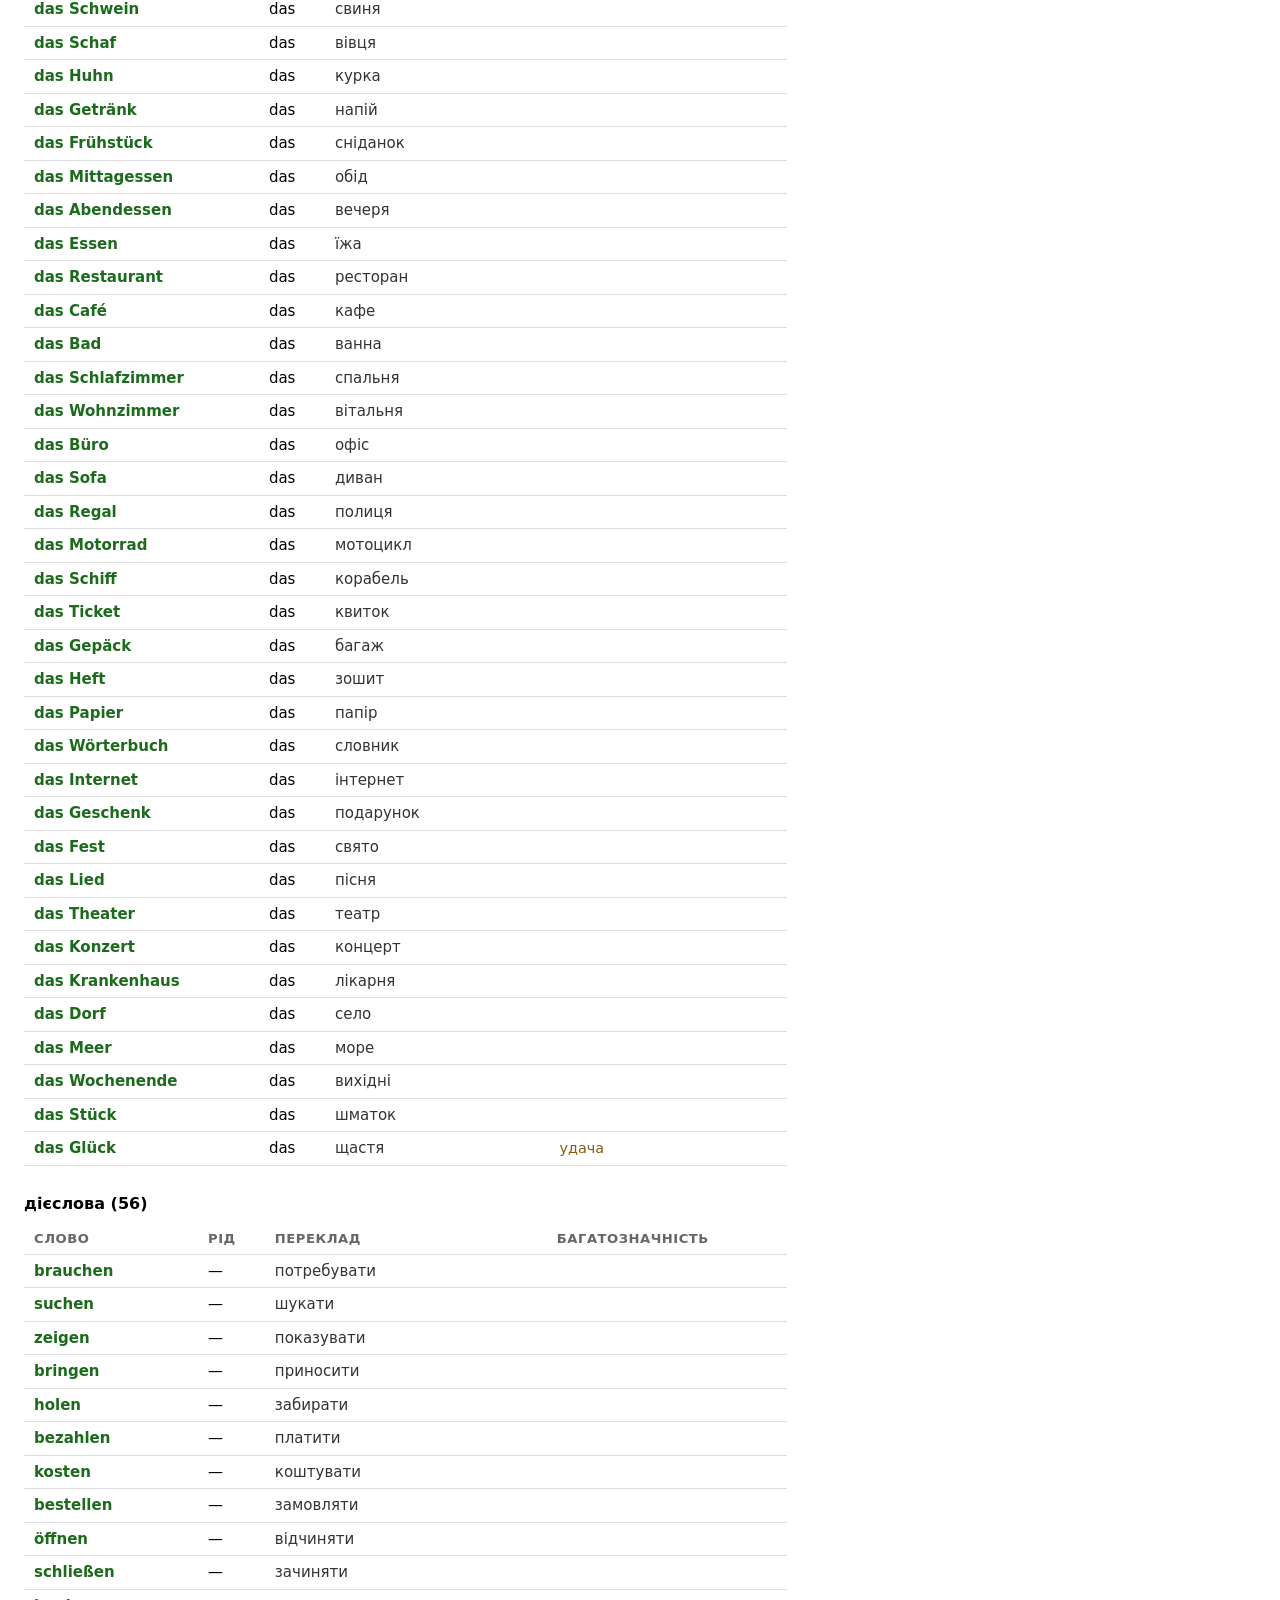
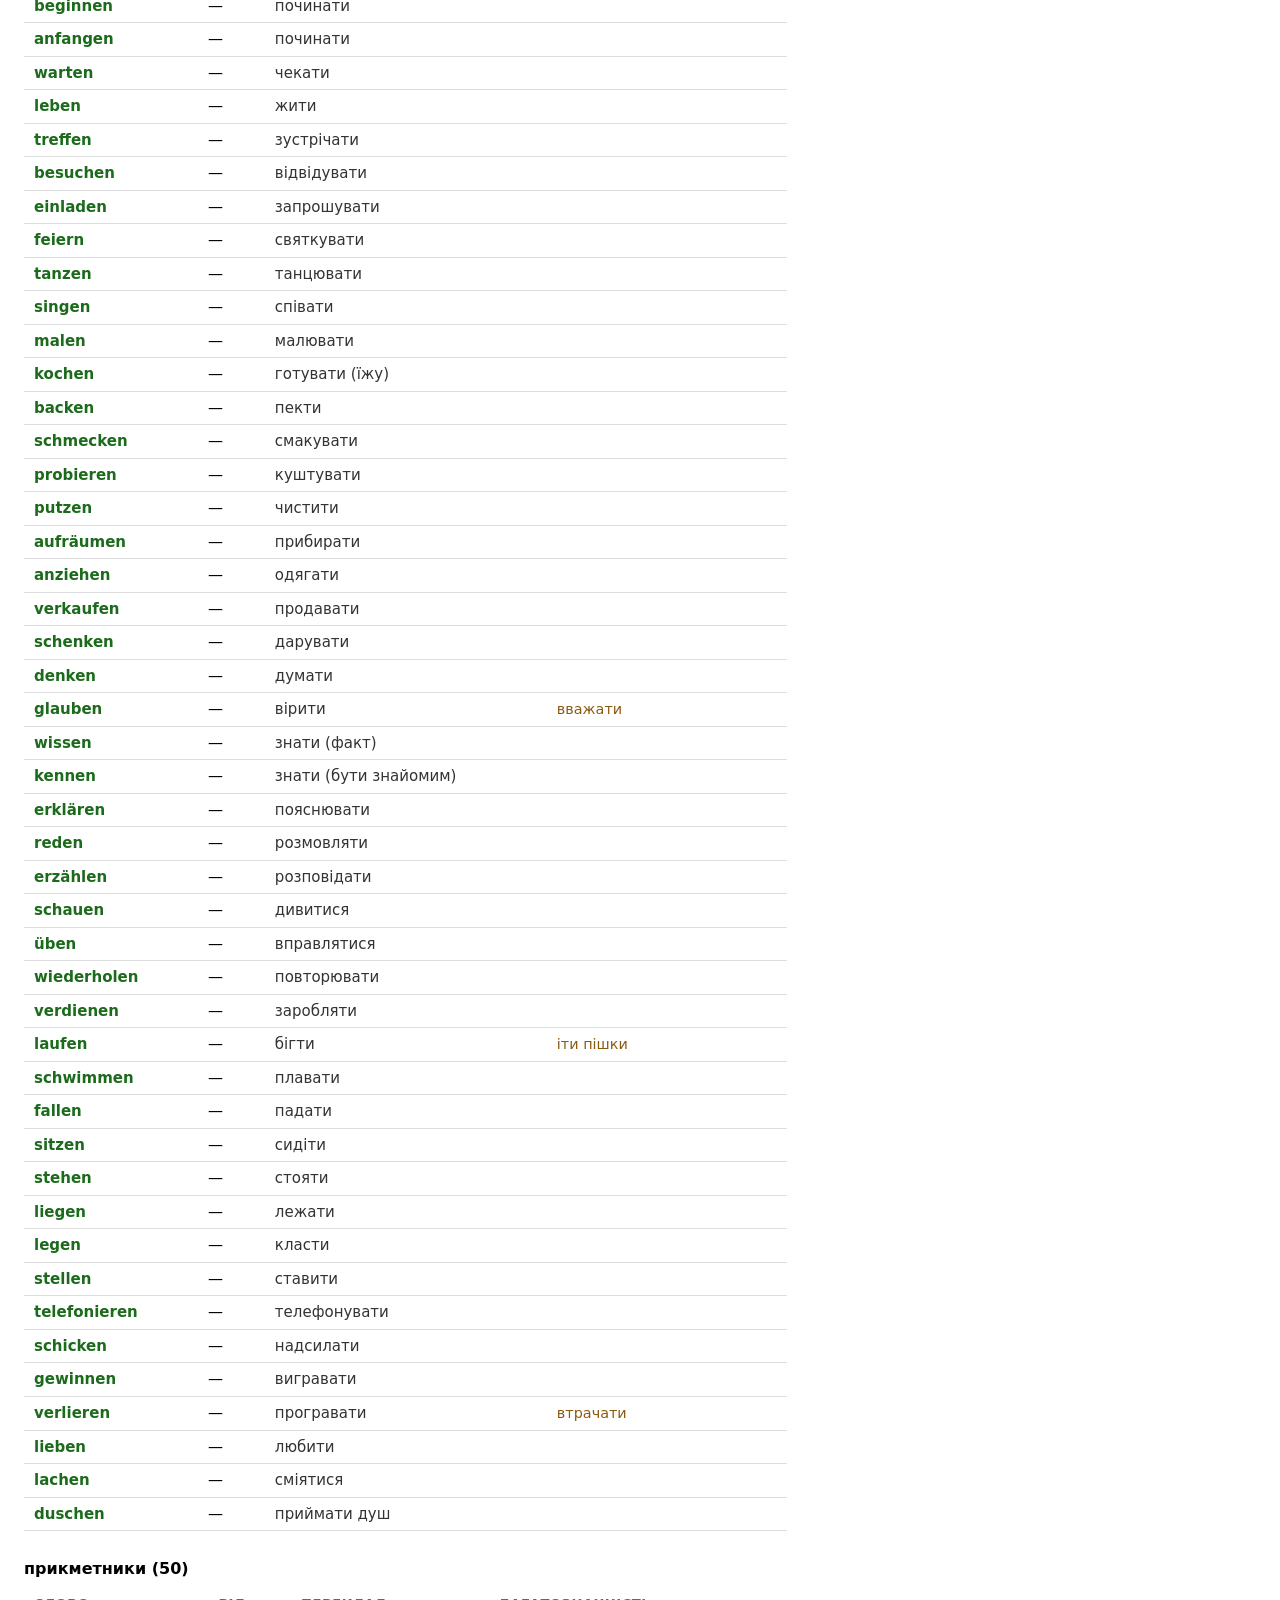
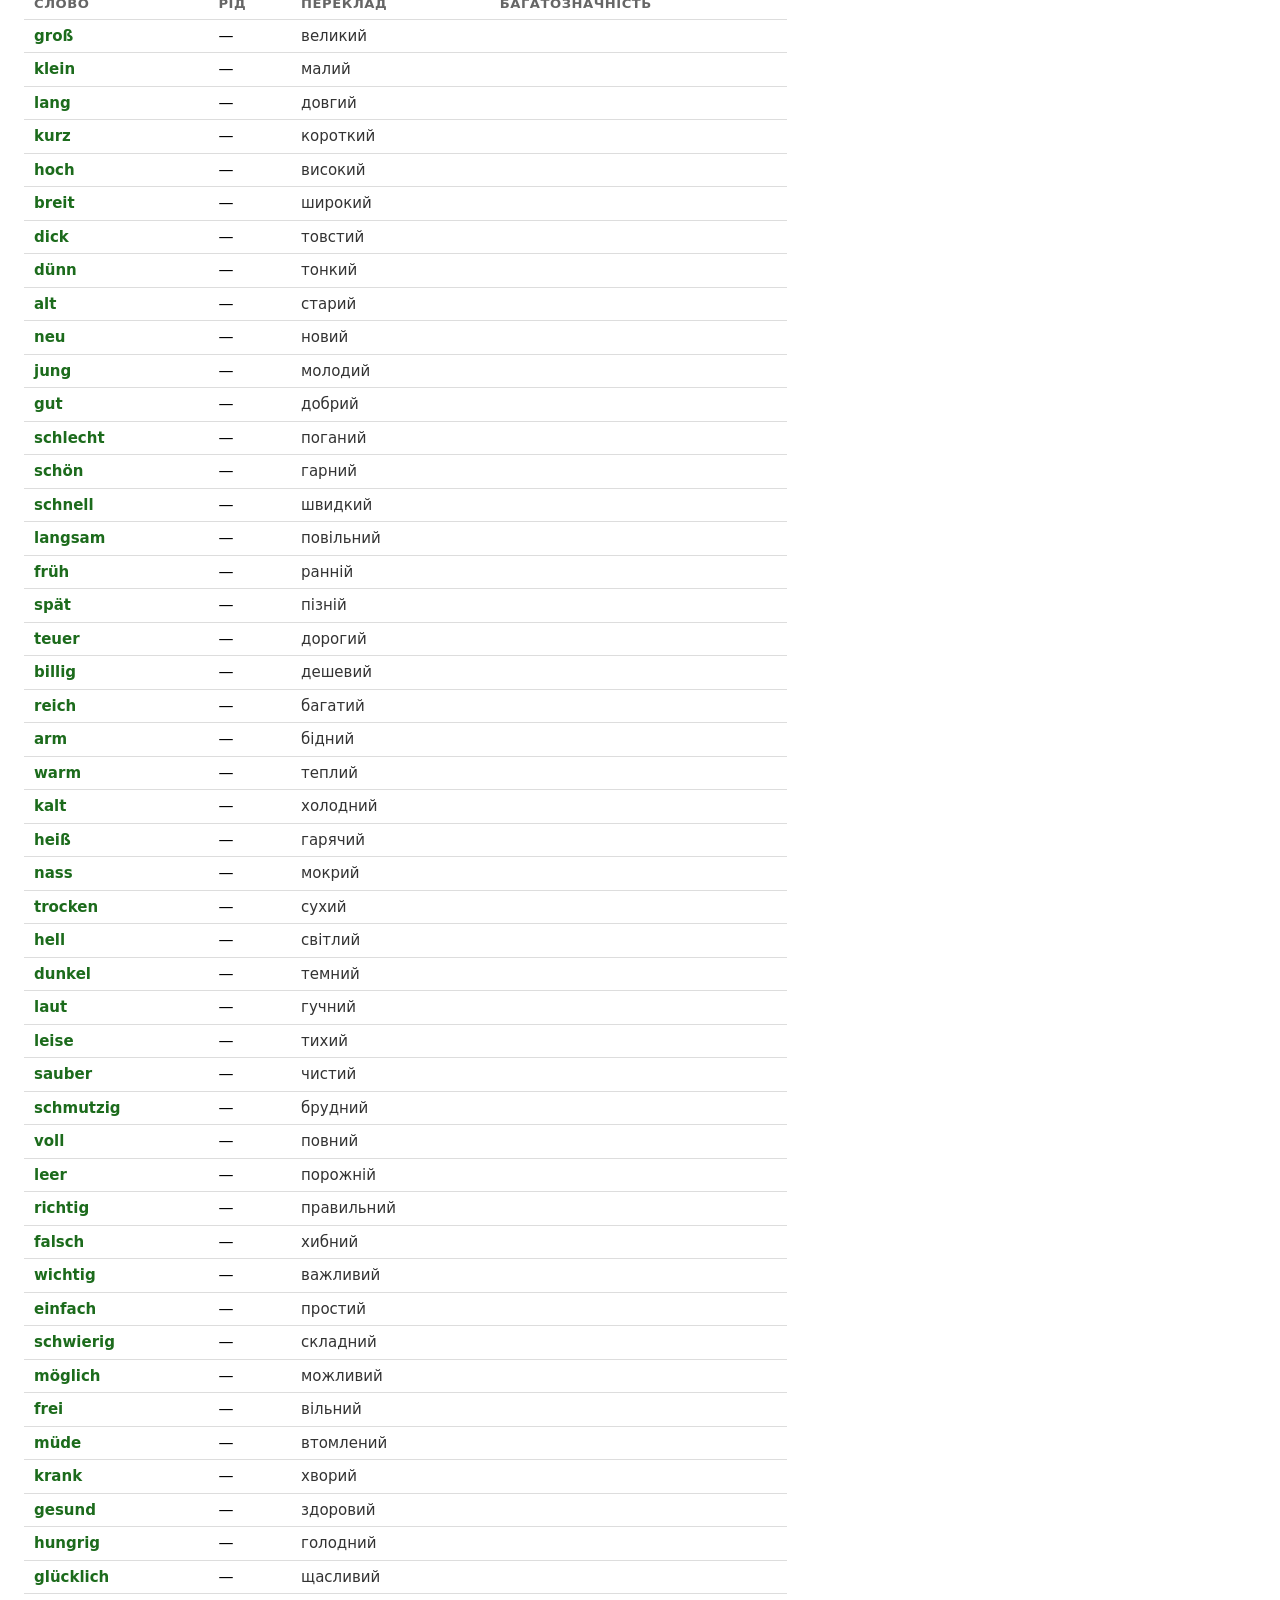
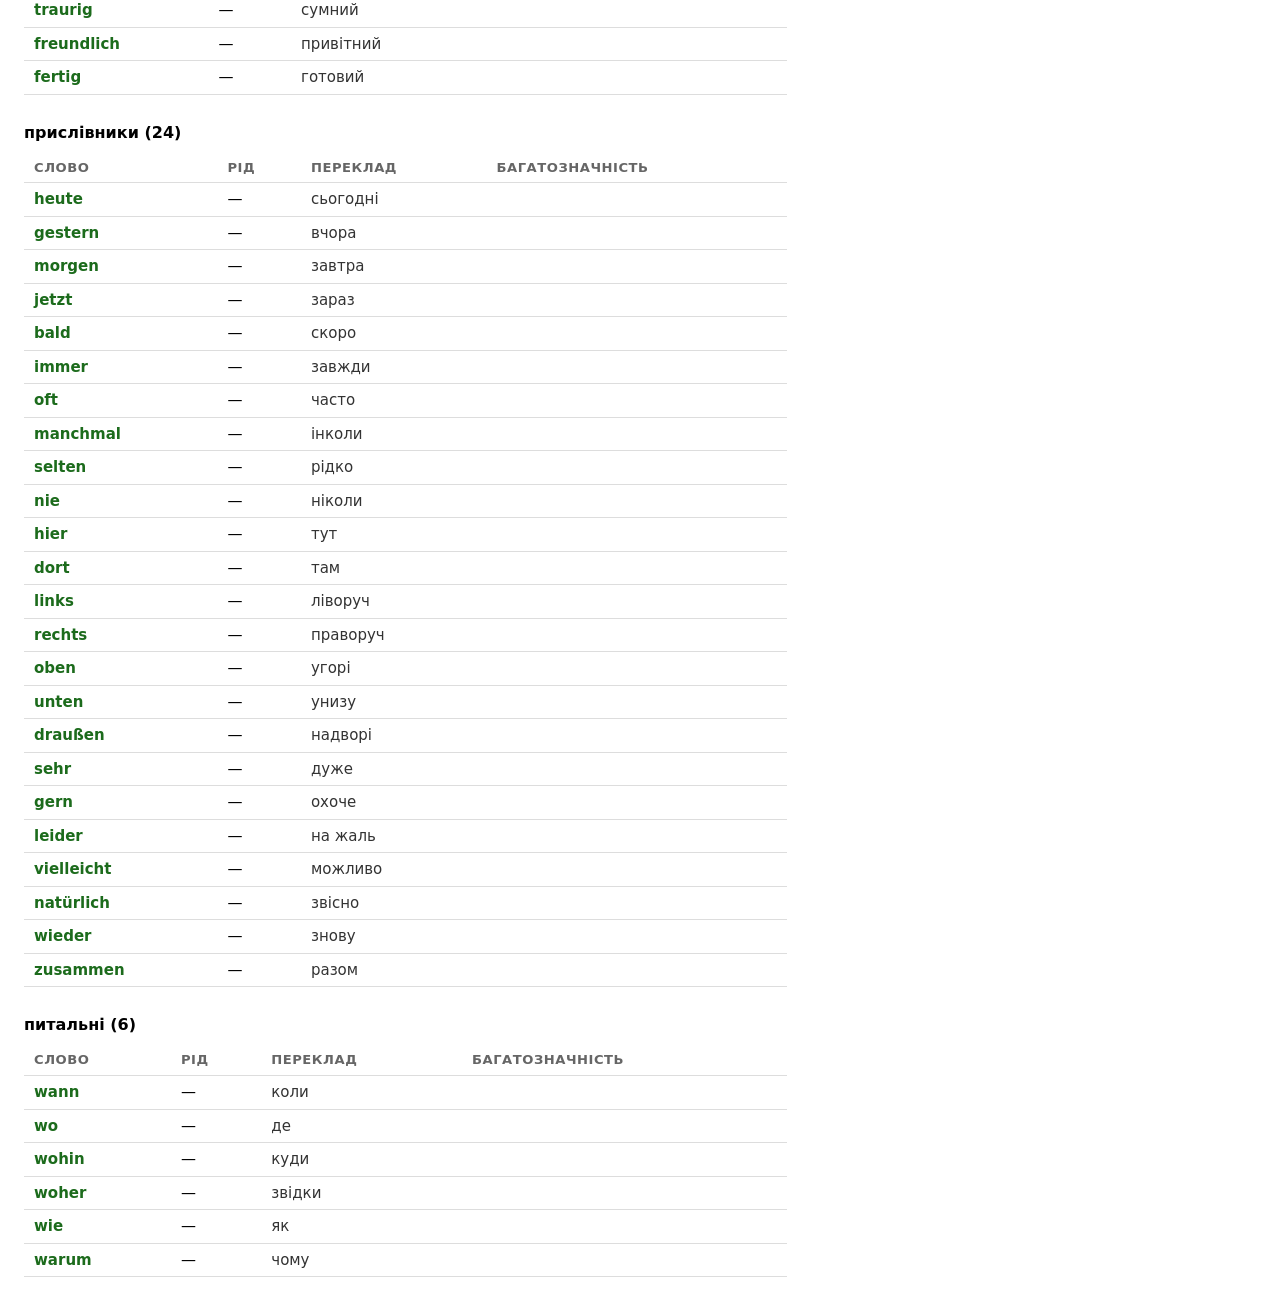
<file: wortschatz-review.html>
<!doctype html>
<html lang="uk">
<head>
<meta charset="utf-8">
<meta name="viewport" content="width=device-width, initial-scale=1">
<title>Wortschatz — перевірка даних</title>
<style>
  :root { color-scheme: light dark; }
  body { font: 15px/1.5 system-ui, -apple-system, "Segoe UI", Roboto, sans-serif; margin: 0; padding: 24px; }
  h1 { font-size: 1.3rem; margin: 0 0 4px; }
  h2 { font-size: 1rem; margin: 26px 0 8px; }
  .note { color: #666; margin: 0 0 16px; max-width: 82ch; }
  .warn { margin: 0 0 16px; padding: 12px 14px; border-radius: 10px; background: #fff0d6; color: #7a4d00; max-width: 82ch; }
  @media (prefers-color-scheme: dark) { .warn { background: #3a2f1a; color: #e0b060; } }
  .summary { display: flex; flex-wrap: wrap; gap: 8px 20px; margin: 0 0 8px; padding: 12px 14px; background: #f4f4f2; border-radius: 10px; }
  .summary b { font-variant-numeric: tabular-nums; }
  table { border-collapse: collapse; width: 100%; font-variant-numeric: tabular-nums; margin: 0 0 6px; max-width: 80ch; }
  th, td { text-align: left; padding: 5px 10px; border-bottom: 1px solid #ddd; vertical-align: top; }
  @media (prefers-color-scheme: dark) { th, td { border-color: #333; } .summary { background: #222; } .note { color: #999; } }
  th { font-size: .82rem; text-transform: uppercase; letter-spacing: .04em; color: #666; white-space: nowrap; }
  .de { font-weight: 600; white-space: nowrap; }
  .de b { color: #1c6b1c; }
  @media (prefers-color-scheme: dark) { .de b { color: #8fd68f; } }
  .g-der b { color: #1456b0; }  .g-die b { color: #a8176b; }  .g-das b { color: #1c6b1c; }
  @media (prefers-color-scheme: dark) { .g-der b { color: #6ea8f0; } .g-die b { color: #f07ab5; } .g-das b { color: #8fd68f; } }
  .uk { color: #333; }
  @media (prefers-color-scheme: dark) { .uk { color: #ddd; } }
  .alt { color: #8a5a10; font-size: .9rem; }
  @media (prefers-color-scheme: dark) { .alt { color: #e0b060; } }
  .todo td { background: #fde2e2; }
  @media (prefers-color-scheme: dark) { .todo td { background: #3a1f1f; } }
  .badge { font-size: .74rem; padding: 1px 7px; border-radius: 999px; background: #fde2e2; color: #a33; margin-left: 6px; }
  @media (prefers-color-scheme: dark) { .badge { background: #4a1f1f; color: #e59; } }
</style>
</head>
<body>
<h1 id="title"></h1>
<div class="warn">
  <b>Увага:</b> це <b>частотна лексика рівня A1, складена з пам'яті</b>, а <b>не</b> офіційний
  список Goethe A1. Будь ласка, звір перед використанням у заняттях передусім <b>рід іменників</b>
  (der/die/das) і <b>основне значення</b>. Сумнівне виправ або познач — одна помилкова форма в грі
  про зубріння шкідливіша за відсутнє слово.
</div>
<p class="note">
  Кожне слово з <code>js/topics/wortschatz.data.js</code> дає одну картку, що з прогресом змінює
  сходинку: нім→укр вибір · укр→нім вибір · укр→нім ввід. Дистрактори беруться зі слів тієї ж
  частини мови. Іменник подано з артиклем — саме це гра прийме за правильну відповідь; слово без
  артикля зараховується як помилка (але сходинку вниз не опускає). Умлаути при вводі можна
  набирати як <code>ae/oe/ue/ss</code>. «Багатозначність» — другорядні значення, які показуються
  у фідбеку, але у виборі не беруть участі.
</p>
<div class="summary" id="summary"></div>
<div id="sections"></div>

<script type="module">
import { POS, WORDS } from './js/topics/wortschatz.data.js';

const esc = s => String(s).replace(/[&<>]/g, x => ({ '&': '&amp;', '<': '&lt;', '>': '&gt;' }[x]));
const ARTS = ['der', 'die', 'das'];

// Рід — перший токен іменника, якщо це артикль; інакше порожньо (дієслова, прикметники…).
function genus(de) {
  const a = de.split(' ')[0];
  return ARTS.includes(a) ? a : '';
}

function row(w) {
  const g = genus(w.de);
  const deCls = g ? `de g-${g}` : 'de';
  const alt = w.alt && w.alt.length
    ? `<span class="alt">${w.alt.map(x => esc(x.uk)).join(', ')}</span>` : '';
  const todoBadge = w.todo ? `<span class="badge">todo</span>` : '';
  return `<tr${w.todo ? ' class="todo"' : ''}>`
    + `<td class="${deCls}"><b>${esc(w.de)}</b>${todoBadge}</td>`
    + `<td>${g || '—'}</td>`
    + `<td class="uk">${esc(w.uk)}</td>`
    + `<td>${alt}</td>`
    + `</tr>`;
}

function table(words) {
  const head = `<tr><th>Слово</th><th>Рід</th><th>Переклад</th><th>Багатозначність</th></tr>`;
  return `<table><thead>${head}</thead><tbody>${words.map(row).join('')}</tbody></table>`;
}

document.getElementById('title').textContent = 'Wortschatz — перевірка даних для вчителя';

const play = WORDS.filter(w => !w.todo);
const todo = WORDS.filter(w => w.todo);
const nouns = WORDS.filter(w => w.pos === 'noun');
const multi = WORDS.filter(w => w.alt && w.alt.length);
document.getElementById('summary').innerHTML =
  `<span>Слів у грі: <b>${play.length}</b></span>`
  + `<span>іменників: <b>${nouns.length}</b></span>`
  + `<span>багатозначних: <b>${multi.length}</b></span>`
  + `<span>todo: <b>${todo.length}</b></span>`;

const secs = [];
POS.forEach(p => {
  const ws = WORDS.filter(w => w.pos === p.k);
  if (!ws.length) return;
  secs.push(`<h2>${esc(p.label)} (${ws.length})</h2>` + table(ws));
});
document.getElementById('sections').innerHTML = secs.join('');
</script>
</body>
</html>
</file>
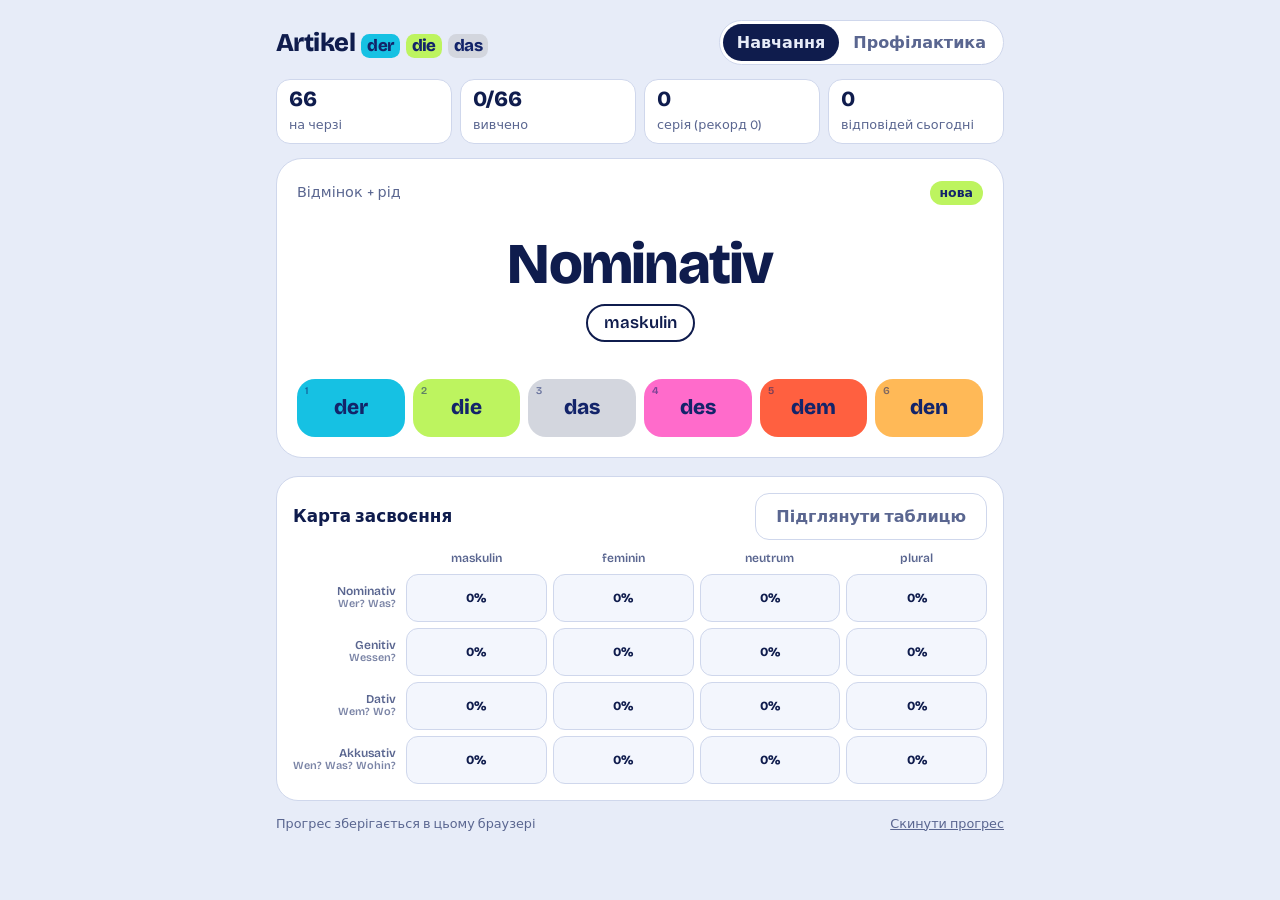
<file: legacy/artikel.html>
<!doctype html>
<html lang="uk">
<head>
<meta charset="utf-8">
<meta name="viewport" content="width=device-width, initial-scale=1">
<title>Artikel — der, die, das на зубок</title>
<link rel="preconnect" href="https://fonts.googleapis.com">
<link rel="preconnect" href="https://fonts.gstatic.com" crossorigin>
<link href="https://fonts.googleapis.com/css2?family=Bricolage+Grotesque:opsz,wght@12..96,400;12..96,600;12..96,800&display=swap" rel="stylesheet">
<style>
:root{
  --bg:#E7ECF8; --surface:#FFFFFF; --surface2:#F3F6FD; --ink:#0F1C4D; --muted:#5A6690; --line:#CFD7EC;
  --good:#17985A; --bad:#DC3535;
  --a-der:#16C1E3; --a-die:#BDF45F; --a-das:#D3D6DE; --a-des:#FF6BCB; --a-dem:#FF6040; --a-den:#FFB957;
  --pill-ink:#13246A; --prog:#B6C2E6;
}
@media (prefers-color-scheme: dark){
  :root:not([data-theme="light"]){
    --bg:#0A1236; --surface:#131D4E; --surface2:#1A2660; --ink:#EEF2FF; --muted:#9DA8D8; --line:#2A3775;
    --good:#3DDC8B; --bad:#FF6B6B; --prog:#3A4B9C;
  }
}
:root[data-theme="dark"]{
  --bg:#0A1236; --surface:#131D4E; --surface2:#1A2660; --ink:#EEF2FF; --muted:#9DA8D8; --line:#2A3775;
  --good:#3DDC8B; --bad:#FF6B6B; --prog:#3A4B9C;
}
*{box-sizing:border-box}
html,body{margin:0}
body{background:var(--bg);color:var(--ink);font-family:"Bricolage Grotesque",system-ui,-apple-system,"Segoe UI",Roboto,sans-serif;line-height:1.45;min-height:100vh}
button{font:inherit;color:inherit}
button:focus-visible{outline:3px solid var(--a-der);outline-offset:2px}
.wrap{max-width:760px;margin:0 auto;padding:20px 16px 48px}

header{display:flex;flex-wrap:wrap;gap:12px;align-items:center;justify-content:space-between;margin-bottom:14px}
.brand{font-weight:800;font-size:1.6rem;letter-spacing:-.02em;display:flex;gap:6px;align-items:baseline}
.brand span{display:inline-block;padding:0 .35em;border-radius:.5em;color:var(--pill-ink);font-size:1.05rem}
.modes{display:flex;background:var(--surface);border:1px solid var(--line);border-radius:999px;padding:3px}
.modes button{border:0;background:transparent;padding:7px 14px;border-radius:999px;cursor:pointer;font-weight:600;color:var(--muted)}
.modes button[aria-pressed="true"]{background:var(--ink);color:var(--bg)}

.stats{display:grid;grid-template-columns:repeat(4,1fr);gap:8px;margin-bottom:14px}
.stat{background:var(--surface);border:1px solid var(--line);border-radius:14px;padding:8px 12px}
.stat b{display:block;font-size:1.35rem;font-weight:800;line-height:1.1}
.stat small{color:var(--muted);font-size:.8rem}

.card{background:var(--surface);border:1px solid var(--line);border-radius:26px;padding:22px 20px 20px;min-height:300px;display:flex;flex-direction:column;position:relative;overflow:hidden}
.card.flash-ok{box-shadow:inset 0 0 0 3px var(--good)}
.card.flash-bad{box-shadow:inset 0 0 0 3px var(--bad)}
.kind{display:flex;justify-content:space-between;align-items:center;color:var(--muted);font-size:.9rem;min-height:24px}
.badge{font-size:.78rem;font-weight:600;padding:2px 9px;border-radius:999px;background:var(--surface2);border:1px solid var(--line)}
.badge.new{background:var(--a-die);color:var(--pill-ink);border-color:transparent}
.prompt{flex:1;display:flex;flex-direction:column;align-items:center;justify-content:center;text-align:center;gap:10px;padding:14px 0}
.big{font-size:clamp(2.4rem,9vw,3.6rem);font-weight:800;letter-spacing:-.03em;line-height:1}
.gchip{font-size:1.05rem;font-weight:600;padding:5px 16px;border-radius:999px;border:2px solid var(--ink)}
.sentence{font-size:clamp(1.35rem,5vw,1.9rem);font-weight:600;line-height:1.35;max-width:32ch}
.blank{display:inline-block;min-width:2.6em;border-bottom:3px solid var(--ink);margin:0 .1em;color:var(--pill-ink);border-radius:.3em .3em 0 0;padding:0 .2em}
.hint{color:var(--muted);font-size:.95rem}

.answers{display:grid;grid-template-columns:repeat(6,1fr);gap:8px;margin-top:6px}
.pill{border:0;border-radius:18px;padding:14px 4px;font-size:1.3rem;font-weight:800;color:var(--pill-ink);cursor:pointer;position:relative;transition:transform .08s}
.pill:active{transform:scale(.96)}
.pill kbd{position:absolute;top:4px;left:8px;font-family:inherit;font-size:.65rem;font-weight:600;opacity:.55}
.pill.dim{opacity:.35}
.pill.right{outline:3px solid var(--good);outline-offset:2px;opacity:1}
.pill.wrong{outline:3px solid var(--bad);outline-offset:2px;opacity:1}
.pill:disabled{cursor:default}

.grid{display:grid;grid-template-columns:auto repeat(4,1fr);gap:6px;width:100%;max-width:520px;margin:0 auto}
.grid .h{font-size:.78rem;color:var(--muted);text-align:center;align-self:center;font-weight:600}
.grid .rh{text-align:right;padding-right:4px}
.cell{border:2px solid var(--line);background:var(--surface2);border-radius:12px;min-height:44px;cursor:pointer;font-weight:800;font-size:1.05rem;color:var(--pill-ink)}
.cell[aria-pressed="true"]{background:var(--sel,var(--a-der));border-color:transparent}
.cell.ok{outline:3px solid var(--good);outline-offset:1px}
.cell.miss{border:3px dashed var(--good)}
.cell.bad{outline:3px solid var(--bad);outline-offset:1px}
.cell.hl{outline:3px solid var(--ink);outline-offset:2px;transform:scale(1.04)}

.feedback{margin-top:14px;display:none;gap:12px;flex-direction:column}
.feedback.show{display:flex}
.fb-line{display:flex;justify-content:space-between;align-items:center;gap:10px;flex-wrap:wrap}
.fb-text{font-size:1.1rem;font-weight:600}
.fb-text.ok{color:var(--good)} .fb-text.bad{color:var(--bad)}
.mini{display:grid;grid-template-columns:auto repeat(4,1fr);gap:4px;font-size:.85rem}
.mini div{border-radius:8px;padding:4px 2px;text-align:center;font-weight:800;color:var(--pill-ink)}
.mini .h{color:var(--muted);font-weight:600;font-size:.72rem;background:none}
.mini .c{opacity:.4}
.mini .c.row{opacity:.75}
.mini .c.target{opacity:1;outline:3px solid var(--ink);outline-offset:1px}
.mini .c.chosen{opacity:1;outline:3px dashed var(--bad);outline-offset:1px}
.btn{border:0;border-radius:14px;padding:11px 20px;font-weight:800;cursor:pointer;background:var(--ink);color:var(--bg)}
.btn.ghost{background:transparent;color:var(--muted);border:1px solid var(--line);font-weight:600}

.done{flex:1;display:flex;flex-direction:column;align-items:center;justify-content:center;text-align:center;gap:12px}
.done p{margin:0;color:var(--muted);max-width:40ch}

section.map{margin-top:18px;background:var(--surface);border:1px solid var(--line);border-radius:22px;padding:16px}
.map-top{display:flex;justify-content:space-between;align-items:center;margin-bottom:10px;gap:8px}
.map-top h2{font-size:1.05rem;margin:0}
.heat{display:grid;grid-template-columns:auto repeat(4,1fr);gap:6px}
.heat .h{font-size:.75rem;color:var(--muted);text-align:center;align-self:center;font-weight:600}
.heat .rh{text-align:right;padding-right:4px;line-height:1.15}
.heat .rh em{font-style:normal;display:block;font-size:.68rem;opacity:.8}
.hc{border-radius:12px;min-height:48px;display:flex;align-items:center;justify-content:center;font-weight:800;color:var(--pill-ink);position:relative;overflow:hidden;background:var(--surface2);border:1px solid var(--line)}
.hc .fill{position:absolute;inset:0;transform-origin:left;opacity:.95}
.hc span{position:relative;font-size:.95rem}
.hc span.pct{font-size:.78rem;color:var(--ink)}
footer{display:flex;justify-content:space-between;align-items:center;margin-top:14px;color:var(--muted);font-size:.8rem;gap:10px;flex-wrap:wrap}
.linkbtn{background:none;border:0;color:var(--muted);text-decoration:underline;cursor:pointer;padding:0}

@media (max-width:560px){
  .stats{grid-template-columns:repeat(2,1fr)}
  .answers{grid-template-columns:repeat(3,1fr)}
  .pill{padding:16px 4px}
}
@media (prefers-reduced-motion:reduce){*{transition:none!important}}
</style>
</head>
<body>
<div class="wrap">
  <header>
    <div class="brand">Artikel <span style="background:var(--a-der)">der</span><span style="background:var(--a-die)">die</span><span style="background:var(--a-das)">das</span></div>
    <div class="modes" role="group" aria-label="Режим">
      <button id="mLearn" aria-pressed="true">Навчання</button>
      <button id="mDrill" aria-pressed="false">Профілактика</button>
    </div>
  </header>

  <div class="stats">
    <div class="stat"><b id="sDue">0</b><small>на черзі</small></div>
    <div class="stat"><b id="sLearned">0/0</b><small>вивчено</small></div>
    <div class="stat"><b id="sStreak">0</b><small>серія (рекорд <span id="sBest">0</span>)</small></div>
    <div class="stat"><b id="sToday">0</b><small>відповідей сьогодні</small></div>
  </div>

  <div class="card" id="card" aria-live="polite"></div>

  <section class="map">
    <div class="map-top">
      <h2>Карта засвоєння</h2>
      <button class="btn ghost" id="peek">Підглянути таблицю</button>
    </div>
    <div class="heat" id="heat"></div>
  </section>

  <footer>
    <span id="sync">Прогрес зберігається в цьому браузері</span>
    <button class="linkbtn" id="reset">Скинути прогрес</button>
  </footer>
</div>

<script>
(function(){
const CASES=[{k:'nom',name:'Nominativ',q:'Wer? Was?'},{k:'gen',name:'Genitiv',q:'Wessen?'},{k:'dat',name:'Dativ',q:'Wem? Wo?'},{k:'akk',name:'Akkusativ',q:'Wen? Was? Wohin?'}];
const GENDERS=[{k:'m',name:'maskulin'},{k:'f',name:'feminin'},{k:'n',name:'neutrum'},{k:'p',name:'plural'}];
const T={nom:{m:'der',f:'die',n:'das',p:'die'},gen:{m:'des',f:'der',n:'des',p:'der'},dat:{m:'dem',f:'der',n:'dem',p:'den'},akk:{m:'den',f:'die',n:'das',p:'die'}};
const ARTS=['der','die','das','des','dem','den'];
const CN=Object.fromEntries(CASES.map(c=>[c.k,c.name]));
const GN=Object.fromEntries(GENDERS.map(g=>[g.k,g.name]));
const QW={wer:['Wer?','nom'],wessen:['Wessen?','gen'],wem:['Wem?','dat'],wo:['Wo?','dat'],wen:['Wen?','akk'],wohin:['Wohin?','akk']};
const col=a=>`var(--a-${a})`;

const SENT={
 nom:[['m','___ Hund bellt.'],['f','___ Lampe ist neu.'],['n','___ Fenster ist offen.'],['p','___ Kinder spielen.']],
 akk:[['m','Ich sehe ___ Hund.'],['f','Ich kaufe ___ Lampe.'],['n','Er öffnet ___ Fenster.'],['p','Wir besuchen ___ Kinder.'],['m','Ich lege das Buch auf ___ Tisch.','Wohin?'],['f','Sie hängt das Bild an ___ Wand.','Wohin?']],
 dat:[['m','Ich helfe ___ Mann.'],['f','Er gibt ___ Frau eine Blume.'],['n','Wir spielen mit ___ Kind.'],['p','Ich danke ___ Kindern.'],['m','Das Buch liegt auf ___ Tisch.','Wo?'],['f','Das Bild hängt an ___ Wand.','Wo?']],
 gen:[['m','Das Auto ___ Vaters ist rot.'],['f','Die Tasche ___ Mutter ist schwer.'],['n','Die Farbe ___ Hauses ist weiß.'],['p','Die Lehrerin ___ Kinder ist nett.']]
};

// Build deck in learning order: row by row
const CARDS=[];
const fwd=c=>GENDERS.forEach(g=>CARDS.push({id:`f-${c}-${g.k}`,type:'f',c,g:g.k,ans:T[c][g.k]}));
const qst=w=>GENDERS.forEach(g=>CARDS.push({id:`q-${w}-${g.k}`,type:'q',c:QW[w][1],g:g.k,w:QW[w][0],ans:T[QW[w][1]][g.k]}));
const snt=c=>SENT[c].forEach((s,i)=>CARDS.push({id:`s-${c}-${i}`,type:'s',c,g:s[0],text:s[1],w:s[2],ans:T[c][s[0]]}));
const rev=a=>{const cells=[];CASES.forEach(c=>GENDERS.forEach(g=>{if(T[c.k][g.k]===a)cells.push(c.k+'-'+g.k)}));CARDS.push({id:`r-${a}`,type:'r',a,cells})};
fwd('nom');qst('wer');snt('nom');
fwd('akk');qst('wen');qst('wohin');snt('akk');rev('das');rev('die');
fwd('dat');qst('wem');qst('wo');snt('dat');rev('dem');rev('den');
fwd('gen');qst('wessen');snt('gen');rev('des');rev('der');
const BYID=Object.fromEntries(CARDS.map(c=>[c.id,c]));

const SEC=1e3,MIN=60e3,HOUR=36e5,DAY=864e5;
const IV=[20*SEC,MIN,10*MIN,DAY,3*DAY,7*DAY,16*DAY,35*DAY,80*DAY];
const MAXB=IV.length-1;
const FAST={f:4000,q:4000,s:7000,r:12000};
const LS='artikel-srs-v1';

const fresh=()=>({v:1,cards:{},streak:0,best:0,today:{d:'',n:0},updatedAt:0});
let S=loadLocal()||fresh();
let mode='learn', cur=null, shownAt=0, answered=false, recent=[], peek=false, autoT=null, sel=new Set();

function loadLocal(){try{const r=JSON.parse(localStorage.getItem(LS));return r&&r.v===1?r:null}catch(e){return null}}
function save(){S.updatedAt=Date.now();try{localStorage.setItem(LS,JSON.stringify(S))}catch(e){}scheduleRemote()}

// ---- optional cloud sync (private per viewer) ----
let db=null,uid=null,rt=null,writing=false,pending=false;
const syncEl=document.getElementById('sync');
async function initSync(){
  if(!window.claude||typeof window.claude.use!=='function')return;
  try{
    const [d,u]=await Promise.all([window.claude.use('db'),window.claude.use('user')]);
    if(!d||!u)return;
    uid=await u.id(); if(!uid)return;
    db=d;
    const snap=await db.doc(`data/users/${uid}/progress`).get();
    if(snap.exists){
      const r=JSON.parse(JSON.stringify(snap.data()));
      if(r&&r.v===1&&(r.updatedAt||0)>(S.updatedAt||0)){S=r;try{localStorage.setItem(LS,JSON.stringify(S))}catch(e){};refresh();if(!cur||answered)next()}
      else if((S.updatedAt||0)>(r.updatedAt||0))scheduleRemote();
    }else if(S.updatedAt)scheduleRemote();
    syncEl.textContent='Прогрес синхронізується з акаунтом';
  }catch(e){db=null}
}
function scheduleRemote(){if(!db)return;clearTimeout(rt);rt=setTimeout(flush,1500)}
async function flush(){
  if(!db)return;
  if(writing){pending=true;return}
  writing=true;
  try{await db.doc(`data/users/${uid}/progress`).set(JSON.parse(JSON.stringify(S)));syncEl.textContent='Прогрес синхронізується з акаунтом'}
  catch(e){syncEl.textContent='Не вдалося синхронізувати — прогрес є в браузері'}
  writing=false;
  if(pending){pending=false;flush()}
}

// ---- scheduling ----
const st=id=>S.cards[id];
function pick(){
  const now=Date.now();
  const intro=CARDS.filter(c=>st(c.id));
  const recN=intro.length>4?3:1;
  const rec=recent.slice(-recN);
  const nr=c=>!rec.includes(c.id);
  const byUrg=(a,b)=>(st(a.id).b-st(b.id).b)||(st(a.id).due-st(b.id).due);

  if(mode==='drill'){
    const pool=intro.filter(nr);
    if(!pool.length)return intro[0]?{card:intro[0]}:null;
    let tot=0;const w=pool.map(c=>{const s=st(c.id);const x=1+(6-Math.min(s.b,5))*2+Math.min(s.w||0,5);tot+=x;return x});
    let r=Math.random()*tot;for(let i=0;i<pool.length;i++){r-=w[i];if(r<=0)return{card:pool[i]}}
    return{card:pool[pool.length-1]};
  }
  const due=intro.filter(c=>st(c.id).due<=now);
  const dueNr=due.filter(nr).sort(byUrg);
  if(dueNr.length)return{card:dueNr[0]};
  const learning=intro.filter(c=>st(c.id).b<=2);
  const nextNew=CARDS.find(c=>!st(c.id));
  if(nextNew&&learning.length<6)return{card:nextNew,isNew:true};
  const early=learning.filter(c=>st(c.id).b<=1&&nr(c)).sort((a,b)=>st(a.id).due-st(b.id).due);
  if(early.length)return{card:early[0]};
  if(nextNew)return{card:nextNew,isNew:true};
  const b2=learning.filter(nr).sort((a,b)=>st(a.id).due-st(b.id).due);
  if(b2.length)return{card:b2[0]};
  if(due.length)return{card:due.sort(byUrg)[0]};
  return null;
}

function grade(card,ok,ms){
  const now=Date.now();
  let s=st(card.id);
  if(!s){s={b:0,due:now,r:0,w:0};S.cards[card.id]=s}
  const fast=ms<=FAST[card.type];
  const wasDue=s.due<=now;
  if(ok){
    s.r++;
    if(mode==='drill'&&!wasDue){/* keep schedule */}
    else if(fast){s.b=Math.min(s.b+1,MAXB);s.due=now+IV[s.b]}
    else{s.b=Math.max(s.b,1);s.due=now+IV[s.b]}
    S.streak++;S.best=Math.max(S.best,S.streak);
  }else{
    s.w++;s.b=0;s.due=now+IV[0];S.streak=0;
  }
  const d=new Date().toDateString();
  if(S.today.d!==d)S.today={d,n:0};
  S.today.n++;
  recent.push(card.id);if(recent.length>6)recent.shift();
  save();refresh();
  return fast;
}

// ---- rendering ----
const cardEl=document.getElementById('card');
function next(){
  clearTimeout(autoT);
  const p=pick();
  answered=false;sel=new Set();
  cardEl.classList.remove('flash-ok','flash-bad');
  if(!p){cur=null;renderDone();return}
  cur=p;shownAt=Date.now();
  renderCard();
}

function genderChip(g){return `<span class="gchip">${GN[g]}</span>`}
function kindLabel(c){return {f:'Відмінок + рід',q:'Питання + рід',s:'Встав артикль',r:'Де стоїть це слово?'}[c.type]}

function renderCard(){
  const c=cur.card;const s=st(c.id);
  let badge=cur.isNew?'<span class="badge new">нова</span>':(s?`<span class="badge">рівень ${s.b}</span>`:'');
  let body='';
  if(c.type==='f')body=`<div class="big">${CN[c.c]}</div>${genderChip(c.g)}`;
  if(c.type==='q')body=`<div class="big">${c.w}</div>${genderChip(c.g)}`;
  if(c.type==='s')body=`<div class="sentence">${c.text.replace('___','<span class="blank" id="blank">&nbsp;</span>')}</div>${genderChip(c.g)}`;
  if(c.type==='r')body=`<div class="big" style="background:${col(c.a)};color:var(--pill-ink);padding:6px 26px;border-radius:22px">${c.a}</div><div class="hint">Познач усі клітинки таблиці з цим артиклем</div>${revGrid(c)}`;
  let ans='';
  if(c.type==='r')ans=`<div style="display:flex;justify-content:center;margin-top:10px"><button class="btn" id="check">Перевірити <small style="opacity:.6">(Enter)</small></button></div>`;
  else ans=`<div class="answers">${ARTS.map((a,i)=>`<button class="pill" data-a="${a}" style="background:${col(a)}"><kbd>${i+1}</kbd>${a}</button>`).join('')}</div>`;
  cardEl.innerHTML=`<div class="kind"><span>${kindLabel(c)}</span>${badge}</div><div class="prompt">${body}</div>${ans}<div class="feedback" id="fb"></div>`;
  cardEl.querySelectorAll('.pill').forEach(b=>b.addEventListener('click',()=>choose(b.dataset.a)));
  if(c.type==='r'){
    cardEl.querySelectorAll('.cell').forEach(b=>b.addEventListener('click',()=>{
      if(answered)return;const k=b.dataset.k;
      if(sel.has(k)){sel.delete(k);b.setAttribute('aria-pressed','false')}else{sel.add(k);b.setAttribute('aria-pressed','true')}
    }));
    document.getElementById('check').addEventListener('click',checkRev);
  }
}

function revGrid(c){
  let h=`<div class="grid" style="--sel:${col(c.a)}"><div></div>${GENDERS.map(g=>`<div class="h">${g.name}</div>`).join('')}`;
  CASES.forEach(cs=>{h+=`<div class="h rh">${cs.name}</div>`;GENDERS.forEach(g=>{h+=`<button class="cell" aria-pressed="false" data-k="${cs.k}-${g.k}" aria-label="${cs.name} ${g.name}"></button>`})});
  return h+'</div>';
}

function miniTable(target,chosen){
  let h=`<div class="mini"><div class="h"></div>${GENDERS.map(g=>`<div class="h">${g.name}</div>`).join('')}`;
  CASES.forEach(cs=>{h+=`<div class="h" style="text-align:right">${cs.name}</div>`;GENDERS.forEach(g=>{
    const a=T[cs.k][g.k];let cls='c';
    if(cs.k===target.c)cls+=' row';
    if(cs.k===target.c&&g.k===target.g)cls+=' target';
    else if(chosen&&cs.k===target.c&&a===chosen)cls+=' chosen';
    h+=`<div class="${cls}" style="background:${col(a)}">${a}</div>`})});
  return h+'</div>';
}

function choose(a){
  if(answered||!cur)return;
  answered=true;
  const c=cur.card;const ms=Date.now()-shownAt;const ok=a===c.ans;
  const fast=grade(c,ok,ms);
  cardEl.querySelectorAll('.pill').forEach(b=>{b.disabled=true;const x=b.dataset.a;if(x===c.ans)b.classList.add('right');else if(x===a)b.classList.add('wrong');else b.classList.add('dim')});
  const blank=document.getElementById('blank');
  if(blank){blank.textContent=c.ans;blank.style.background=col(c.ans)}
  const fb=document.getElementById('fb');
  const qline=c.w?` — ${c.w}`:` — ${CASES.find(x=>x.k===c.c).q}`;
  const sec=(ms/1000).toFixed(1);
  if(ok){
    cardEl.classList.add('flash-ok');
    fb.innerHTML=`<div class="fb-line"><span class="fb-text ok">Так, ${c.ans} · ${sec} с${fast?'':' — повільно, повторимо скоріше'}</span><span class="hint">${CN[c.c]} · ${GN[c.g]}${qline}</span></div>`;
    fb.classList.add('show');
    autoT=setTimeout(next,fast?750:1500);
  }else{
    cardEl.classList.add('flash-bad');
    fb.innerHTML=`<div class="fb-line"><span class="fb-text bad">Ні: ${CN[c.c]} · ${GN[c.g]} → ${c.ans}</span><span class="hint">${qline.slice(3)}</span></div>${miniTable(c,a)}<div style="display:flex;justify-content:flex-end"><button class="btn" id="nextBtn">Далі <small style="opacity:.6">(Enter)</small></button></div>`;
    fb.classList.add('show');
    document.getElementById('nextBtn').addEventListener('click',next);
    document.getElementById('nextBtn').focus();
  }
}

function checkRev(){
  if(answered||!cur)return;
  answered=true;
  const c=cur.card;const ms=Date.now()-shownAt;
  const want=new Set(c.cells);
  const ok=want.size===sel.size&&[...want].every(k=>sel.has(k));
  const fast=grade(c,ok,ms);
  cardEl.querySelectorAll('.cell').forEach(b=>{const k=b.dataset.k;b.disabled=true;
    if(want.has(k)&&sel.has(k))b.classList.add('ok');
    else if(want.has(k)){b.classList.add('miss');b.textContent=c.a}
    else if(sel.has(k))b.classList.add('bad');
  });
  const chk=document.getElementById('check');chk.textContent='Далі (Enter)';chk.replaceWith(chk.cloneNode(true));
  const nb=document.getElementById('check');nb.addEventListener('click',next);
  const fb=document.getElementById('fb');
  const where=c.cells.map(k=>{const[cs,g]=k.split('-');return `${CN[cs]} ${GN[g]}`}).join(', ');
  cardEl.classList.add(ok?'flash-ok':'flash-bad');
  fb.innerHTML=ok?`<span class="fb-text ok">Точно · ${(ms/1000).toFixed(1)} с${fast?'':' — повільно'}</span>`:`<span class="fb-text bad">${c.a}: ${where}</span><span class="hint">Пунктир — пропущені, червоне — зайві.</span>`;
  fb.classList.add('show');
  if(ok)autoT=setTimeout(next,fast?900:1600);else nb.focus();
}

function fmt(ms){
  if(ms<MIN)return `${Math.max(1,Math.round(ms/SEC))} с`;
  if(ms<HOUR)return `${Math.round(ms/MIN)} хв`;
  if(ms<DAY)return `${Math.round(ms/HOUR)} год`;
  return `${Math.round(ms/DAY)} дн`;
}
function renderDone(){
  const ds=Object.values(S.cards).map(s=>s.due);
  const nxt=ds.length?Math.min(...ds)-Date.now():0;
  const intro=Object.keys(S.cards).length;
  cardEl.innerHTML=`<div class="done"><div class="big">Готово</div><p>${intro?`Усе, що мало бути повторено, повторено. Наступне повторення — через ${fmt(Math.max(nxt,0))}. Між сесіями грай у профілактику: помилки там повертають картку в чергу.`:'Натисни «Навчання», щоб почати.'}</p><button class="btn" id="goDrill">Профілактика</button></div>`;
  document.getElementById('goDrill').addEventListener('click',()=>setMode('drill'));
}

function refresh(){
  const now=Date.now();
  const intro=CARDS.filter(c=>st(c.id));
  document.getElementById('sDue').textContent=intro.filter(c=>st(c.id).due<=now).length+CARDS.filter(c=>!st(c.id)).length;
  document.getElementById('sLearned').textContent=`${intro.filter(c=>st(c.id).b>=3).length}/${CARDS.length}`;
  document.getElementById('sStreak').textContent=S.streak;
  document.getElementById('sBest').textContent=S.best;
  const d=new Date().toDateString();
  document.getElementById('sToday').textContent=S.today.d===d?S.today.n:0;
  renderHeat();
}

function renderHeat(){
  let h=`<div></div>${GENDERS.map(g=>`<div class="h">${g.name}</div>`).join('')}`;
  CASES.forEach(cs=>{
    h+=`<div class="h rh">${cs.name}<em>${cs.q}</em></div>`;
    GENDERS.forEach(g=>{
      const related=CARDS.filter(c=>c.type!=='r'&&c.c===cs.k&&c.g===g.k);
      const v=related.reduce((acc,c)=>acc+(st(c.id)?Math.min(st(c.id).b,4)/4:0),0)/related.length;
      const a=T[cs.k][g.k];
      const label=peek?`<span>${a}</span>`:`<span class="pct">${Math.round(v*100)}%</span>`;
      h+=`<div class="hc" title="${cs.name} ${g.name}"><div class="fill" style="background:${peek?col(a):'var(--prog)'};transform:scaleX(${peek?1:v})"></div>${label}</div>`;
    });
  });
  document.getElementById('heat').innerHTML=h;
}

function setMode(m){
  mode=m;
  document.getElementById('mLearn').setAttribute('aria-pressed',m==='learn');
  document.getElementById('mDrill').setAttribute('aria-pressed',m==='drill');
  if(m==='drill'&&!Object.keys(S.cards).length){mode='learn';document.getElementById('mLearn').setAttribute('aria-pressed','true');document.getElementById('mDrill').setAttribute('aria-pressed','false')}
  next();
}
document.getElementById('mLearn').addEventListener('click',()=>setMode('learn'));
document.getElementById('mDrill').addEventListener('click',()=>setMode('drill'));
document.getElementById('peek').addEventListener('click',e=>{peek=!peek;e.target.textContent=peek?'Сховати таблицю':'Підглянути таблицю';renderHeat()});
document.getElementById('reset').addEventListener('click',()=>{if(confirm('Скинути весь прогрес?')){S=fresh();recent=[];save();refresh();setMode('learn')}});

document.addEventListener('keydown',e=>{
  if(e.metaKey||e.ctrlKey||e.altKey)return;
  if(!cur){return}
  const c=cur.card;
  if(!answered&&c.type!=='r'&&e.key>='1'&&e.key<='6'){e.preventDefault();choose(ARTS[+e.key-1]);return}
  if(e.key==='Enter'){
    if(document.activeElement&&document.activeElement.tagName==='BUTTON'&&!answered&&c.type==='r'&&document.activeElement.classList.contains('cell'))return;
    e.preventDefault();
    if(answered)next();else if(c.type==='r')checkRev();
  }
});

setInterval(()=>{refresh();if(!cur&&mode==='learn'&&pick())next()},15000);
refresh();next();initSync();
})();
</script>
</body>
</html>
</file>
<file: css/app.css>
:root{
  /* Брендові токени Auf Zack — тільки інтерфейс (шапка, режими, хаб, «Далі»). */
  --brand-ink:#17171A; --brand-accent:#0F9B76; --brand-accent-strong:#0B7A5E;
  --on-dark:#F4F3F0; --on-dark-muted:#9A9A94; --text-faint:#8A8A85;
  /* Семантичні токени інтерфейсу на брендовій палітрі. */
  --bg:#F4F3F0; --surface:#FFFFFF; --surface2:#ECEBE8; --ink:#17171A; --muted:#6B6B66; --line:#DEDDD8;
  --good:#17985A; --bad:#DC3535;
  /* Кольори артиклів — мнемоніка з навчальної таблиці, НЕ бренд. Не чіпати. */
  --a-der:#16C1E3; --a-die:#BDF45F; --a-das:#D3D6DE; --a-des:#FF6BCB; --a-dem:#FF6040; --a-den:#FFB957;
  /* Палітра ОСІБ — закріплена за особами назавжди (praesens, майбутні займенники беруть
     звідси). Глибокі тони, навмисно відмінні від неонової палітри артиклів. Пігулки несуть
     власний фон + білий текст, тож читаються однаково у світлій і темній темі. (SPEC §5). */
  --person-ich:#3B6CB5; --person-du:#7E4FB8; --person-er:#1F8E79;
  --person-wir:#B65C1E; --person-ihr:#B23E66; --person-sie:#5E6B7E;
  --person-ink:#FFFFFF;
  --pill-ink:#13246A; --prog:#C7C6C1;
}
@media (prefers-color-scheme: dark){
  :root:not([data-theme="light"]){
    --bg:#17171A; --surface:#212125; --surface2:#2A2A2E; --ink:#F4F3F0; --muted:#9A9A94; --line:#34343A;
    --good:#3DDC8B; --bad:#FF6B6B; --prog:#4A4A50;
  }
}
:root[data-theme="dark"]{
  --bg:#17171A; --surface:#212125; --surface2:#2A2A2E; --ink:#F4F3F0; --muted:#9A9A94; --line:#34343A;
  --good:#3DDC8B; --bad:#FF6B6B; --prog:#4A4A50;
}
*{box-sizing:border-box}
html,body{margin:0}
body{background:var(--bg);color:var(--ink);font-family:"Archivo",system-ui,-apple-system,"Helvetica Neue",Arial,sans-serif;line-height:1.45;min-height:100vh}
button{font:inherit;color:inherit}
button:focus-visible{outline:3px solid var(--brand-accent);outline-offset:2px}
.wrap{max-width:760px;margin:0 auto;padding:20px 16px 48px}

header{display:flex;flex-wrap:wrap;gap:12px;align-items:center;justify-content:space-between;margin-bottom:14px}
/* Auf Zack — лок-ап: умлаут-знак + слово. Слоган лишається тільки в хабі. */
.lockup{display:inline-flex;align-items:center;gap:14px;text-decoration:none;color:var(--ink)}
.lockup .mark{flex:0 0 auto;display:block;color:var(--ink)}
.wordmark{font-size:2rem;letter-spacing:-.035em;line-height:1;white-space:nowrap}
.wordmark .w-auf{font-weight:400;color:var(--muted)}
.wordmark .w-zack{font-weight:700;color:var(--ink)}
.lockup.sm{gap:10px}
.lockup.sm .mark{width:32px;height:32px}
.lockup.sm .wordmark{font-size:1.4rem}
.slogan{font-size:.7rem;font-weight:500;letter-spacing:.22em;text-transform:uppercase;color:var(--text-faint);margin-top:6px}
/* Лого теми — власний знак теми з її матеріалу (напр. «Artikel» + пігулки der/die/das). */
.topic-logo{display:inline-flex;gap:6px;align-items:baseline;flex-wrap:wrap;font-weight:800;letter-spacing:-.02em;color:var(--ink);line-height:1.1}
.topic-logo .tl-word{font-size:1.5rem}
.tl-pill{display:inline-block;padding:0 .35em;border-radius:.5em;color:var(--pill-ink);font-size:.95rem}
/* Кнопка повернення в хаб — маленький знак Auf Zack. */
.head-left{display:flex;align-items:center;gap:12px;min-width:0}
.home-btn{display:inline-flex;align-items:center;justify-content:center;color:var(--ink);text-decoration:none;padding:5px;border-radius:10px;flex:0 0 auto}
.home-btn:hover{background:var(--surface2)}
.home-btn .mark{display:block}
.modes{display:flex;background:var(--surface);border:1px solid var(--line);border-radius:999px;padding:3px}
.modes button{border:0;background:transparent;padding:7px 14px;border-radius:999px;cursor:pointer;font-weight:600;color:var(--muted)}
.modes button[aria-pressed="true"]{background:var(--brand-accent);color:#fff}

.stats{display:grid;grid-template-columns:repeat(4,1fr);gap:8px;margin-bottom:14px}
.stat{background:var(--surface);border:1px solid var(--line);border-radius:14px;padding:8px 12px}
.stat b{display:block;font-size:1.35rem;font-weight:800;line-height:1.1}
.stat small{color:var(--muted);font-size:.8rem}

.card{background:var(--surface);border:1px solid var(--line);border-radius:26px;padding:22px 20px 20px;min-height:300px;display:flex;flex-direction:column;position:relative;overflow:hidden}
.card.flash-ok{box-shadow:inset 0 0 0 3px var(--good)}
.card.flash-bad{box-shadow:inset 0 0 0 3px var(--bad)}
.kind{display:flex;justify-content:space-between;align-items:center;color:var(--muted);font-size:.9rem;min-height:24px}
.badge{font-size:.78rem;font-weight:600;padding:2px 9px;border-radius:999px;background:var(--surface2);border:1px solid var(--line)}
.badge.new{background:var(--brand-accent);color:#fff;border-color:transparent}
.prompt{flex:1;display:flex;flex-direction:column;align-items:center;justify-content:center;text-align:center;gap:10px;padding:14px 0}
.big{font-size:clamp(2.4rem,9vw,3.6rem);font-weight:800;letter-spacing:-.03em;line-height:1;max-width:100%;overflow-wrap:break-word;hyphens:auto}
.gchip{font-size:1.05rem;font-weight:600;padding:5px 16px;border-radius:999px;border:2px solid var(--ink)}
.sentence{font-size:clamp(1.35rem,5vw,1.9rem);font-weight:600;line-height:1.35;max-width:32ch}
.blank{display:inline-block;min-width:2.6em;border-bottom:3px solid var(--ink);margin:0 .1em;color:var(--pill-ink);border-radius:.3em .3em 0 0;padding:0 .2em}
.hint{color:var(--muted);font-size:.95rem}

.answers{display:grid;grid-template-columns:repeat(var(--ans-cols,6),1fr);gap:8px;margin-top:6px}
.pill{border:0;border-radius:18px;padding:14px 4px;font-size:1.3rem;font-weight:800;color:var(--pill-ink);cursor:pointer;position:relative;transition:transform .08s}
.pill:active{transform:scale(.96)}
.pill kbd{position:absolute;top:4px;left:8px;font-family:inherit;font-size:.65rem;font-weight:600;opacity:.55}
.pill.dim{opacity:.35}
.pill.right{outline:3px solid var(--good);outline-offset:2px;opacity:1}
.pill.wrong{outline:3px solid var(--bad);outline-offset:2px;opacity:1}
.pill:disabled{cursor:default}
/* Кнопки кроку 1 двокрокової картки — нейтральні (не кольори артиклів) */
.pill.plain{background:var(--surface2);color:var(--ink);border:1px solid var(--line);font-size:1.15rem}
.answers.two{grid-template-columns:repeat(2,1fr)}

/* Картка type (ввід форми, напр. дієвідміна). Підказка-особа під інфінітивом; поле
   вводу + «Перевірити» в один ряд, одразу під промптом — щоб на телефоні лишались
   над екранною клавіатурою. */
.type-cue{font-size:1.6rem;font-weight:700;color:var(--ink);background:var(--surface2);border:2px solid var(--line);border-radius:999px;padding:4px 20px}
.type-answer{display:flex;gap:8px;align-items:stretch;margin-top:6px}
.type-input{flex:1;min-width:0;border:2px solid var(--line);border-radius:14px;padding:12px 14px;font:inherit;font-size:1.3rem;font-weight:700;background:var(--surface2);color:var(--ink);text-align:center}
.type-input::placeholder{font-weight:400;color:var(--muted);opacity:.7}
.type-input:focus{outline:none;border-color:var(--brand-accent)}
.type-input.right{border-color:var(--good);color:var(--good)}
.type-input.wrong{border-color:var(--bad);color:var(--bad)}
.type-answer .btn{flex:0 0 auto}

/* Картка order (конструктор речення). Завдання українською; рядок-результат із
   зарезервованою висотою (не стрибає від першого слова); розсип слів знизу. Великі
   тапи для телефона. */
.task-uk{font-size:clamp(1.15rem,4.6vw,1.5rem);font-weight:700;text-align:center;margin:10px 0 2px;color:var(--ink)}
.built{min-height:62px;display:flex;flex-wrap:wrap;gap:8px;align-content:flex-start;padding:11px 12px;border:2px dashed var(--line);border-radius:16px;background:var(--surface2);margin:8px 0 12px}
.built-ph{color:var(--muted);font-size:.92rem;margin:auto}
.bank{display:flex;flex-wrap:wrap;gap:8px;justify-content:center}
.word{border:1px solid var(--line);border-radius:14px;padding:12px 16px;font-size:1.15rem;font-weight:700;cursor:pointer;background:var(--surface);color:var(--ink);min-height:46px;transition:transform .08s}
.word:active{transform:scale(.95)}
.word.placed{background:var(--brand-accent);color:#fff;border-color:transparent}
.word:disabled{cursor:default}
.word.placed:disabled{opacity:.92}

.grid{display:grid;grid-template-columns:auto repeat(4,1fr);gap:6px;width:100%;max-width:520px;margin:0 auto}
.grid .h{font-size:.78rem;color:var(--muted);text-align:center;align-self:center;font-weight:600}
.grid .rh{text-align:right;padding-right:4px}
.cell{border:2px solid var(--line);background:var(--surface2);border-radius:12px;min-height:44px;cursor:pointer;font-weight:800;font-size:1.05rem;color:var(--pill-ink)}
.cell[aria-pressed="true"]{background:var(--sel,var(--a-der));border-color:transparent}
.cell.ok{outline:3px solid var(--good);outline-offset:1px}
.cell.miss{border:3px dashed var(--good)}
.cell.bad{outline:3px solid var(--bad);outline-offset:1px}
.cell.hl{outline:3px solid var(--ink);outline-offset:2px;transform:scale(1.04)}

.feedback{margin-top:14px;display:none;gap:12px;flex-direction:column}
.feedback.show{display:flex}
.fb-line{display:flex;justify-content:space-between;align-items:center;gap:10px;flex-wrap:wrap}
.fb-text{font-size:1.1rem;font-weight:600}
.fb-text.ok{color:var(--good)} .fb-text.bad{color:var(--bad)}
.mini{display:grid;grid-template-columns:auto repeat(var(--mini-cols,4),1fr);gap:4px;font-size:.85rem}
.mini div{border-radius:8px;padding:4px 2px;text-align:center;font-weight:800;color:var(--pill-ink)}
.mini .h{color:var(--muted);font-weight:600;font-size:.72rem;background:none}
.mini .c{opacity:.4}
.mini .c.row{opacity:.75}
.mini .c.target{opacity:1;outline:3px solid var(--ink);outline-offset:1px}
.mini .c.chosen{opacity:1;outline:3px dashed var(--bad);outline-offset:1px}
.why{font-size:.95rem;color:var(--ink);background:var(--surface2);border-left:3px solid var(--a-der);border-radius:0 10px 10px 0;padding:8px 12px}
.btn{border:0;border-radius:14px;padding:11px 20px;font-weight:800;cursor:pointer;background:var(--brand-accent);color:#fff}
.btn:hover{background:var(--brand-accent-strong)}
.btn.ghost{background:transparent;color:var(--muted);border:1px solid var(--line);font-weight:600}
.btn.ghost:hover{background:transparent;color:var(--ink)}

.done{flex:1;display:flex;flex-direction:column;align-items:center;justify-content:center;text-align:center;gap:12px}
.done p{margin:0;color:var(--muted);max-width:40ch}

section.map{margin-top:18px;background:var(--surface);border:1px solid var(--line);border-radius:22px;padding:16px}
.map-top{display:flex;justify-content:space-between;align-items:center;margin-bottom:10px;gap:8px}
.map-top h2{font-size:1.05rem;margin:0}
/* Карта засвоєння. Колонки мають МІНІМАЛЬНУ ширину, а сітка горизонтально прокручується —
   текст ніколи не обрізається (praesens має 7 колонок, на телефоні 1fr стискав їх у кашу).
   Перша колонка (підписи рядків) — липка, лишається видимою під час горизонтальної прокрутки. */
.heat{display:grid;grid-template-columns:auto repeat(var(--heat-cols,4),minmax(64px,1fr));gap:6px;overflow-x:auto;-webkit-overflow-scrolling:touch}
.heat[hidden]{display:none}   /* явно: display:grid інакше перебиває атрибут hidden */
.heat .h{font-size:.75rem;color:var(--muted);text-align:center;align-self:center;font-weight:600}
.heat .h em{display:block;font-style:normal;font-weight:400;font-size:.64rem;opacity:.8;line-height:1.2}
.heat .rh{text-align:right;padding-right:6px;line-height:1.15}
.heat .rh em{font-style:normal;display:block;font-size:.68rem;opacity:.8}
/* Липка колонка підписів + кутова клітинка: лишаються на місці при прокрутці, з фоном секції,
   щоб клітинки не «просвічували» під ними. */
.heat .corner,.heat .rh{position:sticky;left:0;z-index:2;background:var(--surface)}
.heat-ph{color:var(--muted);font-size:.85rem;text-align:center;padding:16px 4px;line-height:1.4}
.hc{border-radius:12px;min-height:48px;display:flex;align-items:center;justify-content:center;font-weight:800;color:var(--pill-ink);position:relative;overflow:hidden;background:var(--surface2);border:1px solid var(--line)}
.hc .fill{position:absolute;inset:0;transform-origin:left;opacity:.95}
.hc span{position:relative;font-size:.95rem}
.hc span.pct{font-size:.78rem;color:var(--ink)}
footer{display:flex;justify-content:space-between;align-items:center;margin-top:14px;color:var(--muted);font-size:.8rem;gap:10px;flex-wrap:wrap}
.linkbtn{background:none;border:0;color:var(--muted);text-decoration:underline;cursor:pointer;padding:0}

/* Позначка «таблиця відкрита — відповідь не враховується» (біля картки і у фідбеку) */
.peek-note{margin-top:10px;background:var(--surface);border:1px solid var(--line);border-left:3px solid var(--brand-accent);border-radius:12px;padding:8px 12px;color:var(--ink);font-size:.88rem;font-weight:600}
.peek-note[hidden]{display:none}
.fb-note{font-size:.9rem;font-weight:800;color:var(--brand-accent)}

/* Нагадування «збережи прогрес» — ненав'язливий рядок, не модалка */
.nudge{display:flex;align-items:center;gap:10px;margin-top:14px;background:var(--surface);border:1px solid var(--line);border-left:3px solid var(--brand-accent);border-radius:14px;padding:10px 14px;color:var(--ink);font-size:.9rem}
.nudge[hidden]{display:none}
.nudge p{margin:0;flex:1}
.nudge .btn{padding:8px 14px;font-size:.85rem}
.nudge .x{flex:0 0 auto;font-size:1rem;text-decoration:none;color:var(--muted)}
.nudge .x:hover{color:var(--ink)}

/* Хаб (index.html) */
.intro{color:var(--muted);margin:0 0 16px;max-width:60ch}
.topics{display:flex;flex-direction:column;gap:12px}
.topic-card{display:block;text-decoration:none;color:inherit;background:var(--surface);border:1px solid var(--line);border-radius:22px;padding:16px 18px}
.topic-card:focus-visible{outline:3px solid var(--brand-accent);outline-offset:2px}
.topic-card:hover{border-color:var(--brand-accent)}
.topic-card h2{margin:0 0 4px;font-size:1.2rem}
.topic-card .blurb{color:var(--muted);font-size:.95rem;margin:0 0 12px}
.topic-meta{display:flex;gap:18px;align-items:baseline;flex-wrap:wrap}
.topic-meta .m b{font-size:1.25rem;font-weight:800}
.topic-meta .m small{color:var(--muted);font-size:.78rem;margin-left:5px}
.cta{display:inline-block;margin-top:14px;background:var(--brand-accent);color:#fff;border-radius:14px;padding:11px 20px;font-weight:800;text-decoration:none}
.cta:hover{background:var(--brand-accent-strong)}

/* Панель експорту/імпорту прогресу */
.io-panel{display:none;margin-top:12px;background:var(--surface);border:1px solid var(--line);border-radius:16px;padding:14px}
.io-panel.show{display:block}
.io-panel h3{margin:0 0 8px;font-size:1rem}
.io-panel p{margin:0 0 8px;color:var(--muted);font-size:.85rem}
.io-panel textarea{width:100%;min-height:96px;resize:vertical;border:1px solid var(--line);border-radius:12px;padding:10px;font:inherit;font-size:.85rem;background:var(--surface2);color:var(--ink);word-break:break-all}
.io-actions{display:flex;gap:8px;flex-wrap:wrap;margin-top:10px}
.io-msg{font-size:.85rem;margin-top:8px}
.io-msg.ok{color:var(--good)} .io-msg.bad{color:var(--bad)}

/* «Як це працює» — кнопка, позначка-крапка і панель */
.head-right{display:flex;align-items:center;gap:10px;flex-wrap:wrap}
.head-actions{display:flex;align-items:center}
.help-btn{position:relative;border:1px solid var(--line);background:var(--surface);color:var(--muted);border-radius:999px;padding:7px 14px;font:inherit;font-weight:600;font-size:.85rem;cursor:pointer}
.help-btn:hover{color:var(--ink)}
.help-btn.attention{border-color:var(--brand-accent);color:var(--ink);animation:helpPulse 2s ease-out infinite}
.help-dot{position:absolute;top:-3px;right:-3px;width:9px;height:9px;border-radius:50%;background:var(--brand-accent);border:2px solid var(--bg)}
@keyframes helpPulse{0%{box-shadow:0 0 0 0 rgba(15,155,118,.45)}70%{box-shadow:0 0 0 8px rgba(15,155,118,0)}100%{box-shadow:0 0 0 0 rgba(15,155,118,0)}}
.help-overlay{position:fixed;inset:0;background:rgba(0,0,0,.5);display:flex;align-items:center;justify-content:center;padding:16px;z-index:50}
.help-panel{background:var(--surface);border:1px solid var(--line);border-radius:20px;max-width:520px;width:100%;max-height:85vh;overflow:auto;padding:18px 20px;box-shadow:0 18px 50px rgba(0,0,0,.35)}
.help-head{display:flex;justify-content:space-between;align-items:center;gap:10px;margin-bottom:4px}
.help-head h2{margin:0;font-size:1.15rem}
.help-x{border:0;background:transparent;color:var(--muted);font-size:1.05rem;cursor:pointer;border-radius:8px;padding:4px 9px}
.help-x:hover{color:var(--ink)}
.help-body section{margin-top:13px}
.help-body h3{margin:0 0 3px;font-size:.98rem}
.help-body p{margin:0;color:var(--muted);font-size:.9rem;line-height:1.5}

@media (max-width:560px){
  .stats{grid-template-columns:repeat(2,1fr)}
  .answers{grid-template-columns:repeat(3,1fr)}
  .pill{padding:16px 4px}
}
@media (prefers-reduced-motion:reduce){*{transition:none!important}.help-btn.attention{animation:none}}
</file>
